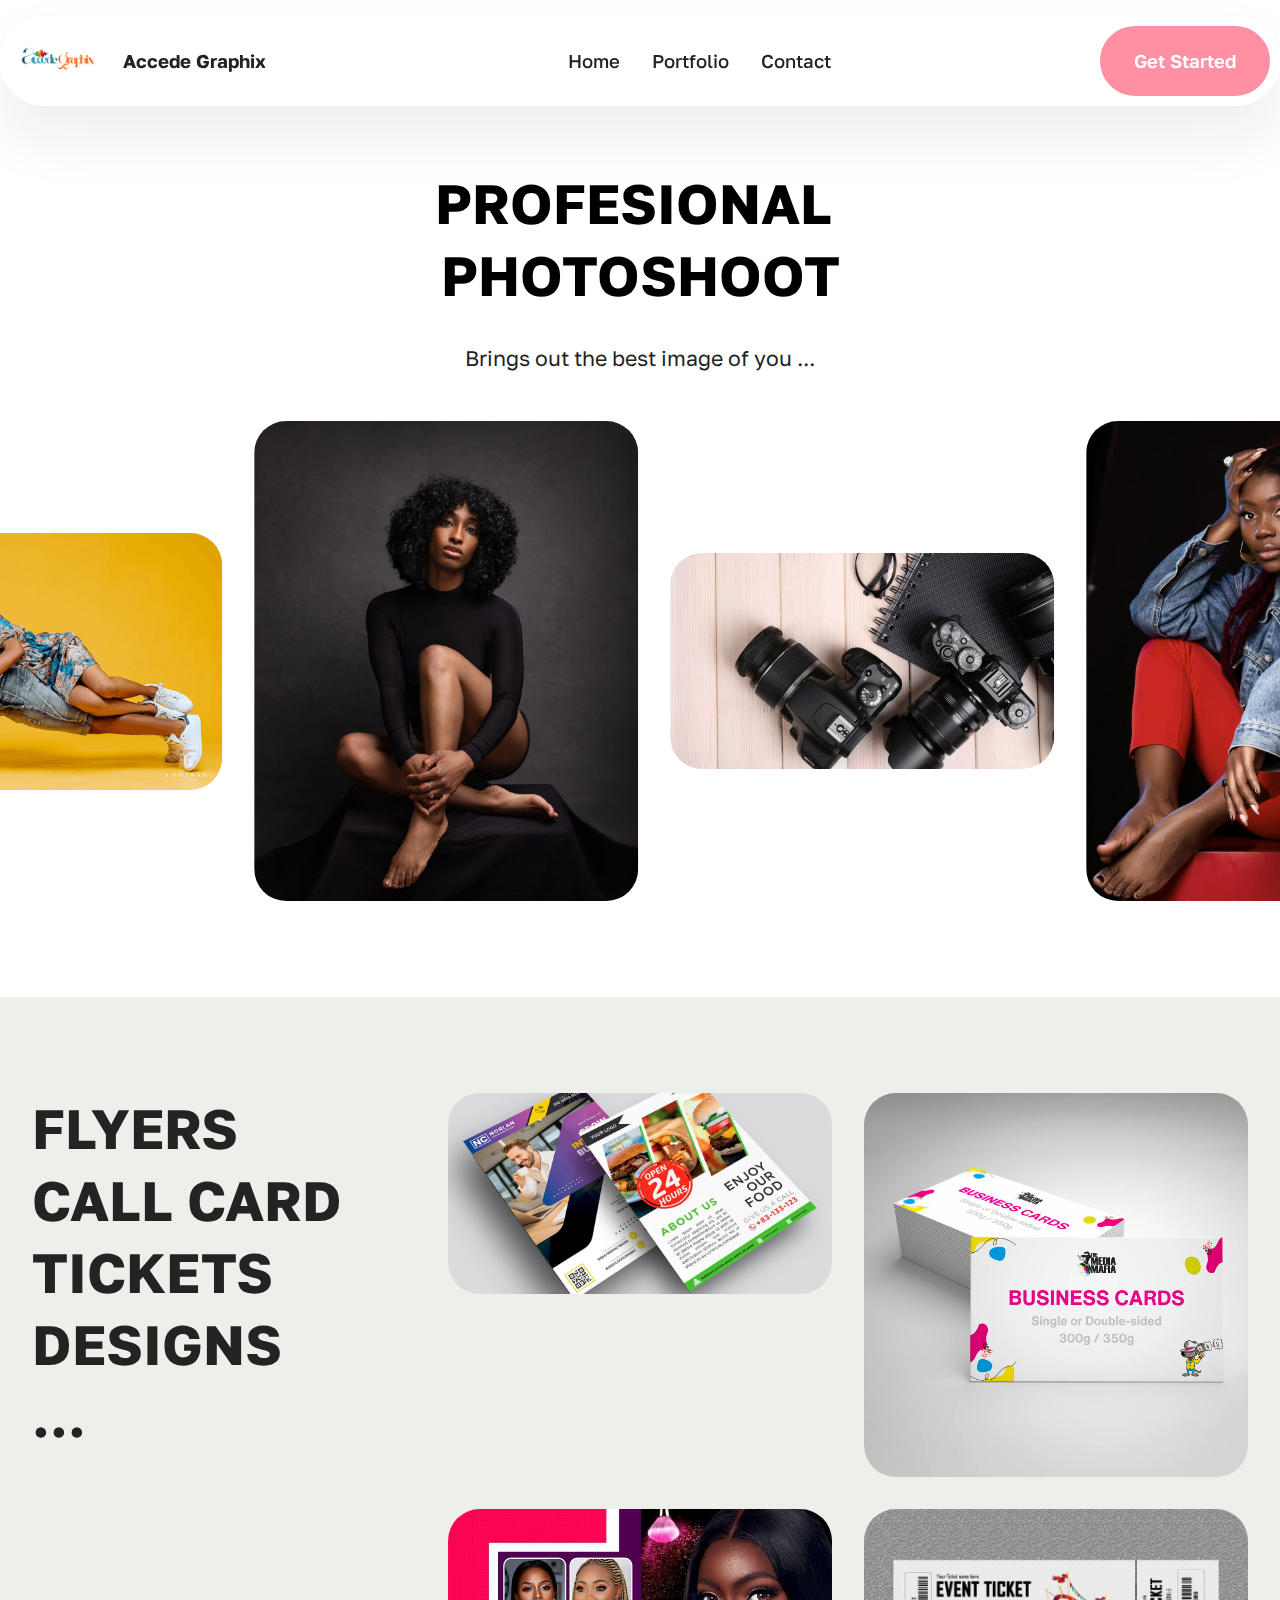
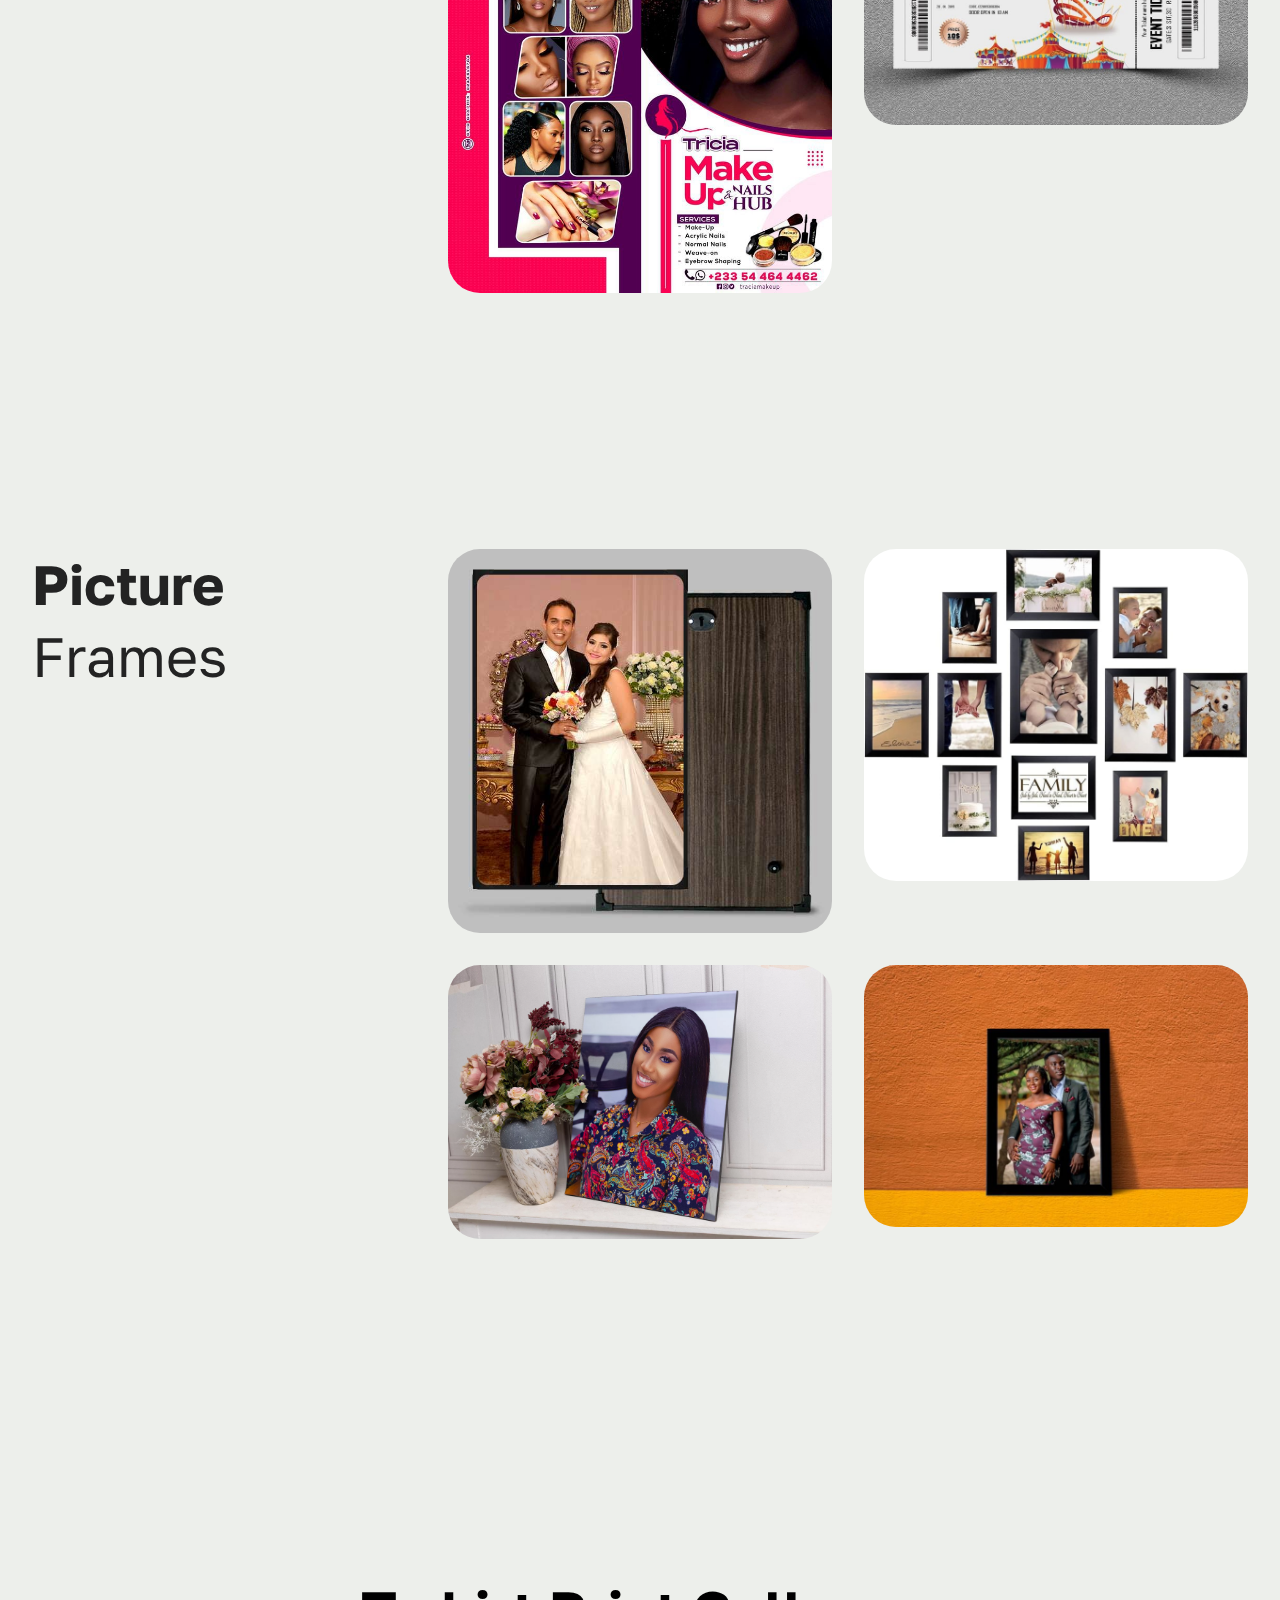
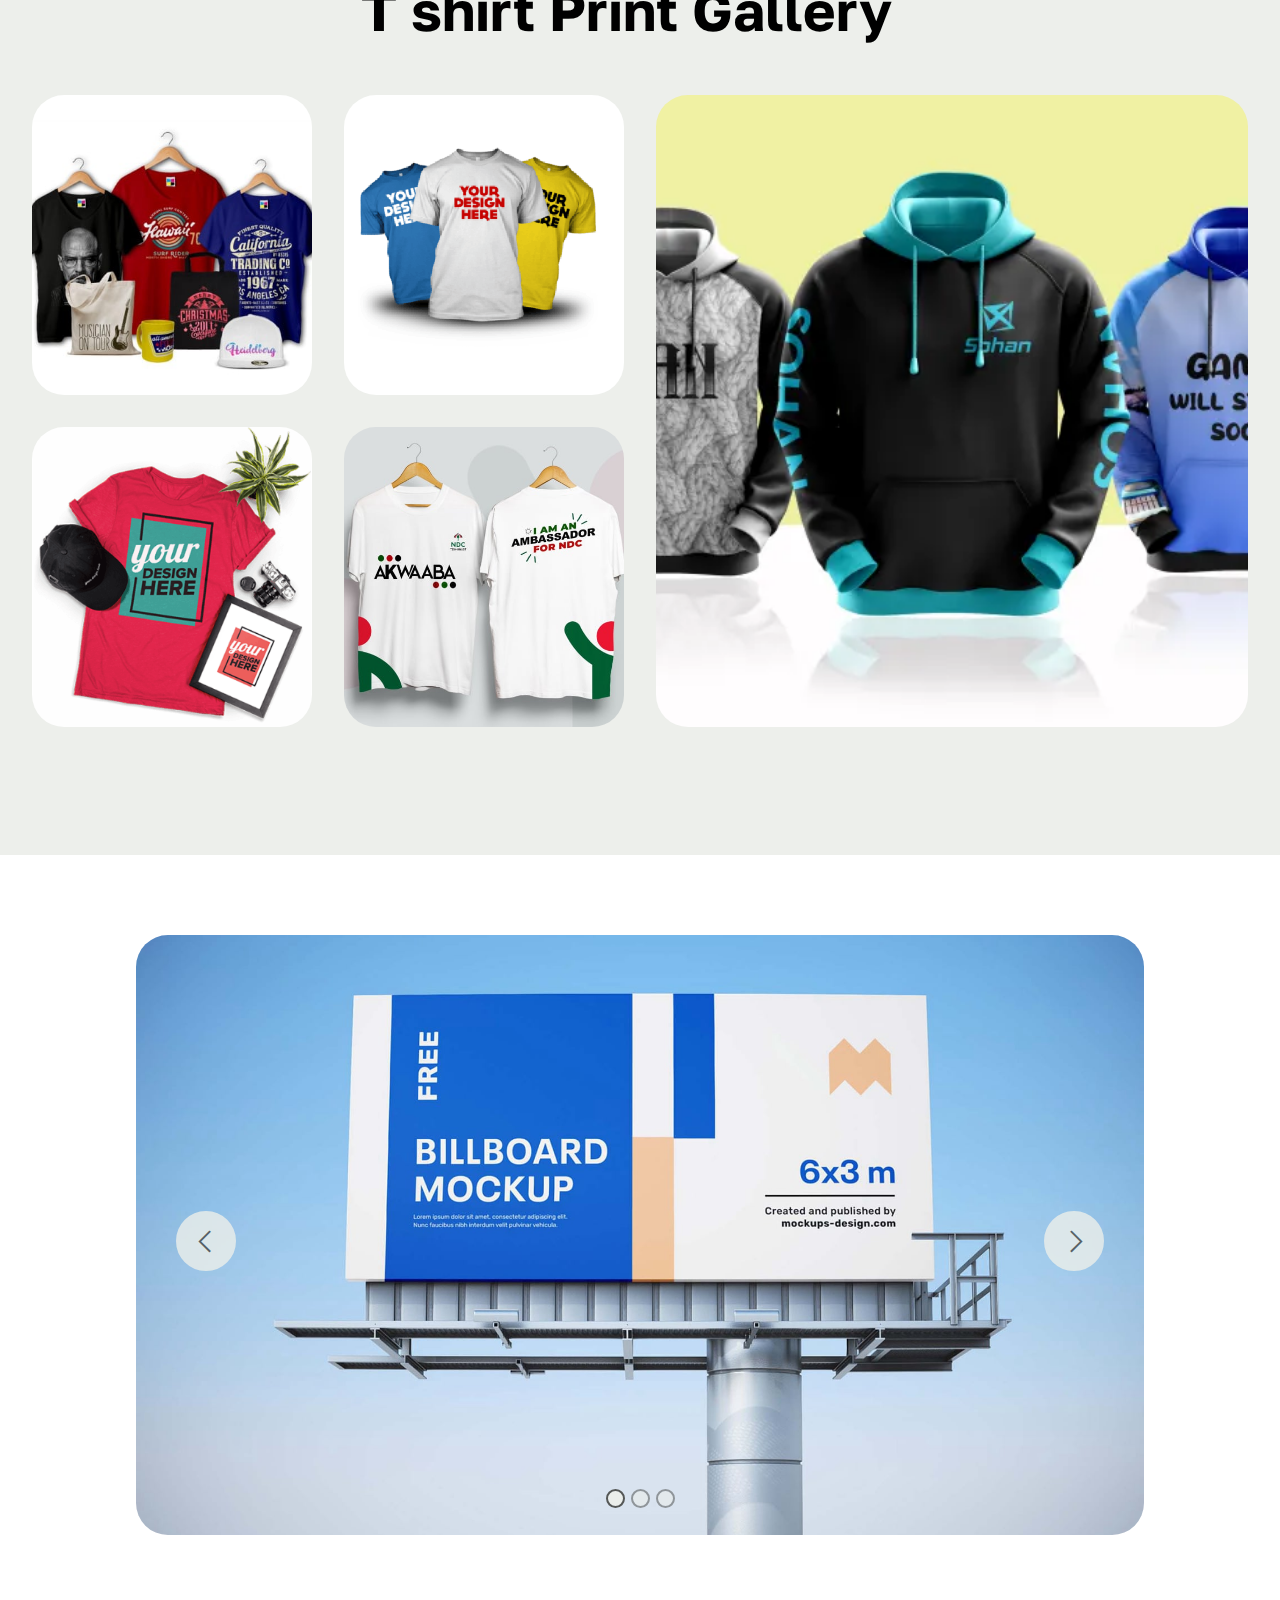
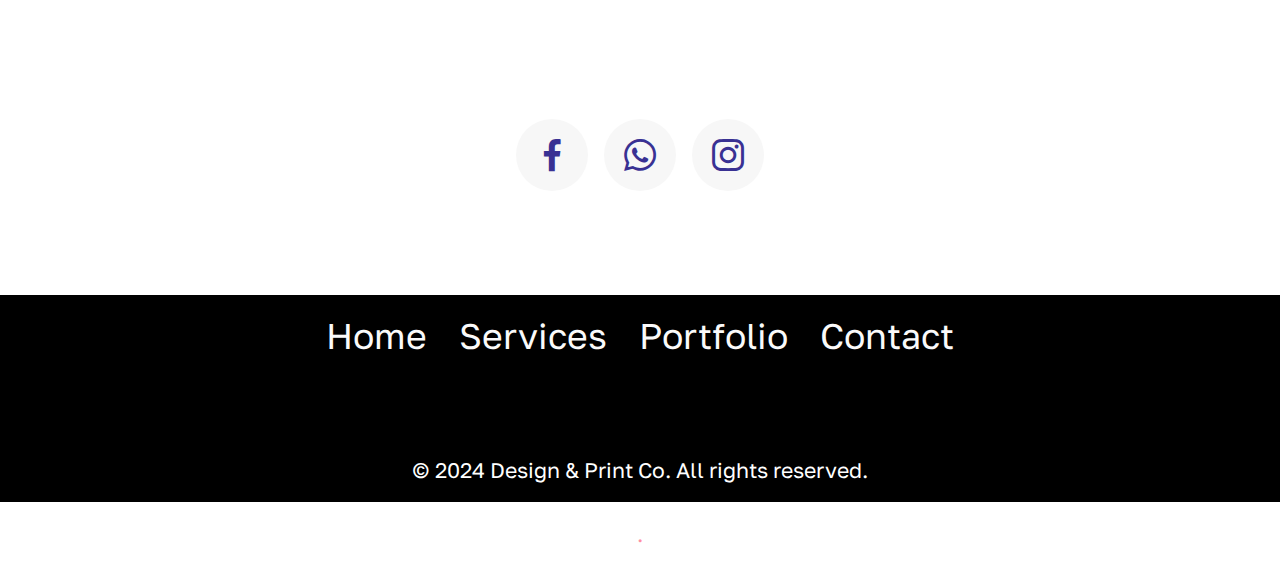
<file: page1.html>
<!DOCTYPE html>
<html  >
<head>
  <!-- Site made with Mobirise Website Builder v5.9.18, https://mobirise.com -->
  <meta charset="UTF-8">
  <meta http-equiv="X-UA-Compatible" content="IE=edge">
  <meta name="generator" content="Mobirise v5.9.18, mobirise.com">
  <meta name="viewport" content="width=device-width, initial-scale=1, minimum-scale=1">
  <link rel="shortcut icon" href="assets/images/logo-206x146.png" type="image/x-icon">
  <meta name="description" content="">
  
  
  <title>Page 1</title>
  <link rel="stylesheet" href="assets/web/assets/mobirise-icons2/mobirise2.css">
  <link rel="stylesheet" href="assets/bootstrap/css/bootstrap.min.css">
  <link rel="stylesheet" href="assets/bootstrap/css/bootstrap-grid.min.css">
  <link rel="stylesheet" href="assets/bootstrap/css/bootstrap-reboot.min.css">
  <link rel="stylesheet" href="assets/dropdown/css/style.css">
  <link rel="stylesheet" href="assets/socicon/css/styles.css">
  <link rel="stylesheet" href="assets/theme/css/style.css">
  <link rel="preload" href="https://fonts.googleapis.com/css2?family=Golos+Text:wght@400;700&display=swap&display=swap" as="style" onload="this.onload=null;this.rel='stylesheet'">
  <noscript><link rel="stylesheet" href="https://fonts.googleapis.com/css2?family=Golos+Text:wght@400;700&display=swap&display=swap"></noscript>
  <link rel="preload" as="style" href="assets/mobirise/css/mbr-additional.css?v=XtWftt"><link rel="stylesheet" href="assets/mobirise/css/mbr-additional.css?v=XtWftt" type="text/css">

  
  
  
</head>
<body>
  
  <section data-bs-version="5.1" class="menu menu2 cid-ulUvxHIUQd" once="menu" id="menu02-0">
	

	<nav class="navbar navbar-dropdown navbar-fixed-top navbar-expand-lg">
		<div class="container">
			<div class="navbar-brand">
				<span class="navbar-logo">
					<a href="index.html">
						<img src="assets/images/logo-206x146.png" alt="Mobirise Website Builder" style="height: 4.3rem;">
					</a>
				</span>
				<span class="navbar-caption-wrap"><a class="navbar-caption text-black display-4" href="index.html">Accede Graphix</a></span>
			</div>
			<button class="navbar-toggler" type="button" data-toggle="collapse" data-bs-toggle="collapse" data-target="#navbarSupportedContent" data-bs-target="#navbarSupportedContent" aria-controls="navbarNavAltMarkup" aria-expanded="false" aria-label="Toggle navigation">
				<div class="hamburger">
					<span></span>
					<span></span>
					<span></span>
					<span></span>
				</div>
			</button>
			<div class="collapse navbar-collapse" id="navbarSupportedContent">
				<ul class="navbar-nav nav-dropdown" data-app-modern-menu="true"><li class="nav-item">
						<a class="nav-link link text-black text-primary display-4" href="index.html">Home</a>
					</li>
					<li class="nav-item">
						<a class="nav-link link text-black text-primary display-4" href="page1.html" aria-expanded="false">Portfolio<br></a>
					</li>
					<li class="nav-item">
						<a class="nav-link link text-black text-primary display-4" href="page2.html">Contact</a>
					</li></ul>
				
				<div class="navbar-buttons mbr-section-btn"><a class="btn btn-primary display-4" href="https://wa.me/233256310098">Get Started</a></div>
			</div>
		</div>
	</nav>
</section>

<section data-bs-version="5.1" class="gallery07 cid-ulUFHS4m3L" id="gallery07-7">
  
  
  <div class="container-fluid gallery-wrapper">
    <div class="row justify-content-center">
      <div class="col-12 content-head">
        <div class="mbr-section-head mb-5">
          <h4 class="mbr-section-title mbr-fonts-style align-center mb-0 display-2">
            <strong><br></strong><strong>PROFESIONAL&nbsp;</strong><br><strong>PHOTOSHOOT</strong></h4>
          <h5 class="mbr-section-subtitle mbr-fonts-style align-center mb-0 mt-4 display-7">
            Brings out the best image of you ...</h5>
        </div>
      </div>
    </div>
    <div class="grid-container">
      <div class="grid-container-3 moving-left" style="transform: translate3d(-200px, 0px, 0px);">
        <div class="grid-item">
          <img src="assets/images/pexels-photo-14046932-1152x1440.jpg" alt="Mobirise Website Builder">
        </div>
        <div class="grid-item">
          <img src="assets/images/nigerian-couple-lara-tayos-prewedding-shoot-meettheltees-laminar-studios-loveweddingsng91-600x401.png" alt="Mobirise Website Builder">
        </div>
        <div class="grid-item">
          <img src="assets/images/alison-mckenny-beauty-portrait-photographer-suffolk-10-1152x1440.jpg" alt="Mobirise Website Builder">
        </div>
        <div class="grid-item">
          <img src="assets/images/photography-camera-types-feature-1152x648.jpg" alt="Mobirise Website Builder">
        </div>
      </div>
    </div>
  </div>
</section>

<section data-bs-version="5.1" class="gallery09 cid-ulUJA2oVlJ" id="gallery09-9">
  

  

  <div class="container">
    <div class="row justify-content-center">
      <div class="col-12 col-md-12 col-lg-4 main-text">
        <div class="">
          <h5 class="mbr-section-title mbr-fonts-style mt-0 mb-4 display-2"><strong>FLYERS&nbsp;</strong><br><strong>CALL CARD</strong><br><strong>TICKETS</strong><br><strong>DESIGNS</strong><br><strong>...</strong></h5>
          <h6 class="mbr-section-subtitle mbr-fonts-style mt-0 mb-4 display-7">&nbsp;</h6>
          
        </div>
      </div>

      <div class="col-lg-8 side-features row">
        <div class="item features-image col-12 col-md-6 col-lg-6 active">
          <div class="item-wrapper">
            <div class="item-img">
              <img src="assets/images/blog-flyers-full-width-1.webp" alt="Mobirise Website Builder" title="" data-slide-to="1" data-bs-slide-to="1">
            </div>
            
          </div>
        </div>
        <div class="item features-image col-12 col-md-6 col-lg-6 active">
          <div class="item-wrapper">
            <div class="item-img">
              <img src="assets/images/printed-business-cards.webp" alt="Mobirise Website Builder" title="" data-slide-to="2" data-bs-slide-to="2">
            </div>
            
          </div>
        </div>
        <div class="item features-image col-12 col-md-6 col-lg-6 active">
          <div class="item-wrapper">
            <div class="item-img">
              <img src="assets/images/176abfa6adc141931eee2d4cc6c34ea4-735x734.jpg" alt="Mobirise Website Builder" title="" data-slide-to="3" data-bs-slide-to="3">
            </div>
            
          </div>
        </div>
        <div class="item features-image col-12 col-md-6 col-lg-6 active">
          <div class="item-wrapper">
            <div class="item-img">
              <img src="assets/images/event-ticket-816x459.jpg" alt="Mobirise Website Builder" title="" data-slide-to="4" data-bs-slide-to="4">
            </div>
            
          </div>
        </div>
      </div>
    </div>
  </div>
</section>

<section data-bs-version="5.1" class="gallery09 cid-ulUAhmwdYs" id="gallery09-5">
  

  

  <div class="container">
    <div class="row justify-content-center">
      <div class="col-12 col-md-12 col-lg-4 main-text">
        <div class="">
          <h5 class="mbr-section-title mbr-fonts-style mt-0 mb-4 display-2"><strong>Picture</strong><br>Frames</h5>
          <h6 class="mbr-section-subtitle mbr-fonts-style mt-0 mb-4 display-7">&nbsp;</h6>
          
        </div>
      </div>

      <div class="col-lg-8 side-features row">
        <div class="item features-image col-12 col-md-6 col-lg-6 active">
          <div class="item-wrapper">
            <div class="item-img">
              <img src="assets/images/thumb-lamination-2-600x600.jpg" alt="Mobirise Website Builder" title="" data-slide-to="1" data-bs-slide-to="1">
            </div>
            
          </div>
        </div>
        <div class="item features-image col-12 col-md-6 col-lg-6 active">
          <div class="item-wrapper">
            <div class="item-img">
              <img src="assets/images/633ad42adedce451fa5bad32-picture-frames-set-for-wall-collage-12-816x706.jpg" alt="Mobirise Website Builder" title="" data-slide-to="2" data-bs-slide-to="2">
            </div>
            
          </div>
        </div>
        <div class="item features-image col-12 col-md-6 col-lg-6 active">
          <div class="item-wrapper">
            <div class="item-img">
              <img src="assets/images/6h6a4004.webp" alt="Mobirise Website Builder" title="" data-slide-to="3" data-bs-slide-to="3">
            </div>
            
          </div>
        </div>
        <div class="item features-image col-12 col-md-6 col-lg-6 active">
          <div class="item-wrapper">
            <div class="item-img">
              <img src="assets/images/frame-bg2-816x558.jpg" alt="Mobirise Website Builder" title="" data-slide-to="4" data-bs-slide-to="4">
            </div>
            
          </div>
        </div>
      </div>
    </div>
  </div>
</section>

<section data-bs-version="5.1" class="gallery05 cid-ulUyWI2pDF" id="gallery05-3">
    

    
    
    <div class="container">
        <div class="row justify-content-center">
            <div class="col-md-12 content-head mb-5">
                <h1 class="mbr-section-title mbr-fonts-style mb-0 display-2">
                    <strong><br></strong><br><strong>T shirt Print Gallery&nbsp;&nbsp;</strong></h1>
                
            </div>
        </div>
        <div class="row justify-content-center  blockContent">
            <div class="col-12 col-lg-6">
                <div class="row">
                    <div class="col-xs-12 col-sm-12 col-md-6 col-lg-6 active">
                        <div class="item-wrapper">
                            <div class="item-img">
                                <img src="assets/images/t-shirt-printing-london-596x421.jpg" alt="Mobirise Website Builder" title="" data-slide-to="0" data-bs-slide-to="0" class="smallImage">
                            </div>

                        </div>
                    </div>
                    <div class="col-md-6 col-xs-12 col-sm-12 col-lg-6">
                        <div class="item-wrapper">
                            <div class="item-img">
                                <img src="assets/images/tshirt-printing-500x500.png" alt="Mobirise Website Builder" title="" data-slide-to="1" data-bs-slide-to="1" class="smallImage">
                            </div>

                        </div>
                    </div>
                    <div class="col-xs-12 col-sm-12 col-md-6 col-lg-6">
                        <div class="item-wrapper">
                            <div class="item-img">
                                <img src="assets/images/1-cwp1aw0fye8jhrzvxnwxdq-596x409.png" alt="Mobirise Website Builder" title="" data-slide-to="2" data-bs-slide-to="2" class="smallImage">
                            </div>
                        </div>
                    </div>
                    <div class="col-xs-12 col-sm-12 col-md-6 col-lg-6">
                        <div class="item-wrapper">
                            <div class="item-img">
                                <img src="assets/images/ffnatetxoa499nv-596x559.jpg" alt="Mobirise Website Builder" title="" data-slide-to="3" data-bs-slide-to="3" class="smallImage">
                            </div>
                        </div>
                    </div>
                </div>
            </div>
            <div class="col-12 col-lg-6">
                <div class="item-wrapper">
                    <div class="item-img ">
                        <img class="w-100 largeImage" src="assets/images/design-sublimation-hoodie-sweatshirt-t-shirt-brand-logo-clothing.webp" alt="Mobirise Website Builder" data-slide-to="3" data-bs-slide-to="3">
                    </div>

                </div>
            </div>
        </div>
    </div>
</section>

<section data-bs-version="5.1" class="slider05 cid-ulULU0sE2j" id="slider05-c">
    

    <div class="container">
        <div class="row justify-content-center">
            <div class="col-12 col-md-10">
                <div class="carousel slide" id="um5SJ7ySXw" data-interval="5000" data-bs-interval="5000">
                    <ol class="carousel-indicators">
                        <li data-slide-to="0" data-bs-slide-to="0" class="active" data-target="#um5SJ7ySXw" data-bs-target="#um5SJ7ySXw"></li>
                        <li data-slide-to="1" data-bs-slide-to="1" data-target="#um5SJ7ySXw" data-bs-target="#um5SJ7ySXw"></li><li data-slide-to="2" data-bs-slide-to="2" data-target="#um5SJ7ySXw" data-bs-target="#um5SJ7ySXw"></li>
                        
                    </ol>
                    <div class="carousel-inner">
                        
                        <div class="carousel-item slider-image item active">
                            <div class="item-wrapper">
                                
                                <img class="d-block w-100" src="assets/images/billboard-mockup-1-1800x1350.jpg" alt="Mobirise Website Builder" data-slide-to="0" data-bs-slide-to="0">
                            </div>
                        </div>
                        <div class="carousel-item slider-image item">
                            <div class="item-wrapper">
                                
                                <img class="d-block w-100" src="assets/images/wide-billboard-mockup-1800x1350.jpg" alt="Mobirise Website Builder" data-slide-to="1" data-bs-slide-to="1">
                            </div>
                        </div><div class="carousel-item slider-image item">
                            <div class="item-wrapper">
                                
                                <img class="d-block w-100" src="assets/images/billboard-mockupsforfree-2.webp" alt="Mobirise Website Builder" data-slide-to="2" data-bs-slide-to="2">
                            </div>
                        </div>
                    </div>
                    <a class="carousel-control carousel-control-prev" role="button" data-slide="prev" data-bs-slide="prev" href="#um5SJ7ySXw">
                        <span class="mobi-mbri mobi-mbri-arrow-prev" aria-hidden="true"></span>
                        <span class="sr-only visually-hidden">Previous</span>
                    </a>
                    <a class="carousel-control carousel-control-next" role="button" data-slide="next" data-bs-slide="next" href="#um5SJ7ySXw">
                        <span class="mobi-mbri mobi-mbri-arrow-next" aria-hidden="true"></span>
                        <span class="sr-only visually-hidden">Next</span>
                    </a>
                </div>
            </div>
        </div>
    </div>
</section>

<section data-bs-version="5.1" class="social05 cid-ulUvxIjJF3" id="social05-1">
    

    

    <div class="container">
        <div class="row">
            
            <div class="col-12">
                <div class="social-row">
                    <div class="soc-item">
                        <a href="https://web.facebook.com/profile.php?id=100081949512359" target="_blank">
                            <span class="mbr-iconfont socicon-facebook socicon"></span>
                        </a>
                    </div>
                    <div class="soc-item">
                        <a href="https://wa.me/233256310098">
                            <span class="mbr-iconfont socicon-whatsapp socicon"></span>
                        </a>
                    </div>
                    <div class="soc-item">
                        <a href="https://mobiri.se/" target="_blank">
                            <span class="mbr-iconfont socicon-instagram socicon"></span>
                        </a>
                    </div>
                    
                    
                </div>
            </div>
        </div>
    </div>
</section>

<section data-bs-version="5.1" class="footer3 cid-ulUvxIoZ6C" once="footers" id="footer03-2">

        

    

    <div class="container">
        <div class="row">
            <div class="row-links">
                <ul class="header-menu">
                  
                  
                  
                  
                <li class="header-menu-item mbr-fonts-style display-5">
                    <a href="index.html" class="text-white text-primary">Home</a>
                  </li><li class="header-menu-item mbr-fonts-style display-5">
                    <a href="index.html#features-10-ulUvxHW3sh" class="text-white text-primary">Services</a>
                  </li><li class="header-menu-item mbr-fonts-style display-5">
                    <a href="page1.html" class="text-white text-primary">Portfolio</a>
                  </li><li class="header-menu-item mbr-fonts-style display-5">
                    <a href="page2.html" class="text-white text-primary">Contact</a>
                  </li></ul>
              </div>

            <div class="col-12 mt-4">
                <div class="social-row"></div>
            </div>
            <div class="col-12 mt-5">
                <p class="mbr-fonts-style copyright display-7">© 2024 Design &amp; Print Co. All rights reserved.</p>
            </div>
        </div>
    </div>
</section><section class="display-7" style="padding: 0;align-items: center;justify-content: center;flex-wrap: wrap;    align-content: center;display: flex;position: relative;height: 4rem;"><a href="index.html" style="flex: 1 1;height: 4rem;position: absolute;width: 100%;z-index: 1;"><img alt="" style="height: 4rem;" src="[data-uri]"></a><p style="margin: 0;text-align: center;" class="display-7">&#8204;</p><a style="z-index:1" href="index.html">.</a></section><script src="assets/bootstrap/js/bootstrap.bundle.min.js"></script>  <script src="assets/smoothscroll/smooth-scroll.js"></script>  <script src="assets/ytplayer/index.js"></script>  <script src="assets/dropdown/js/navbar-dropdown.js"></script>  <script src="assets/scrollgallery/scroll-gallery.js"></script>  <script src="assets/theme/js/script.js"></script>  
  
  
</body>
</html>
</file>
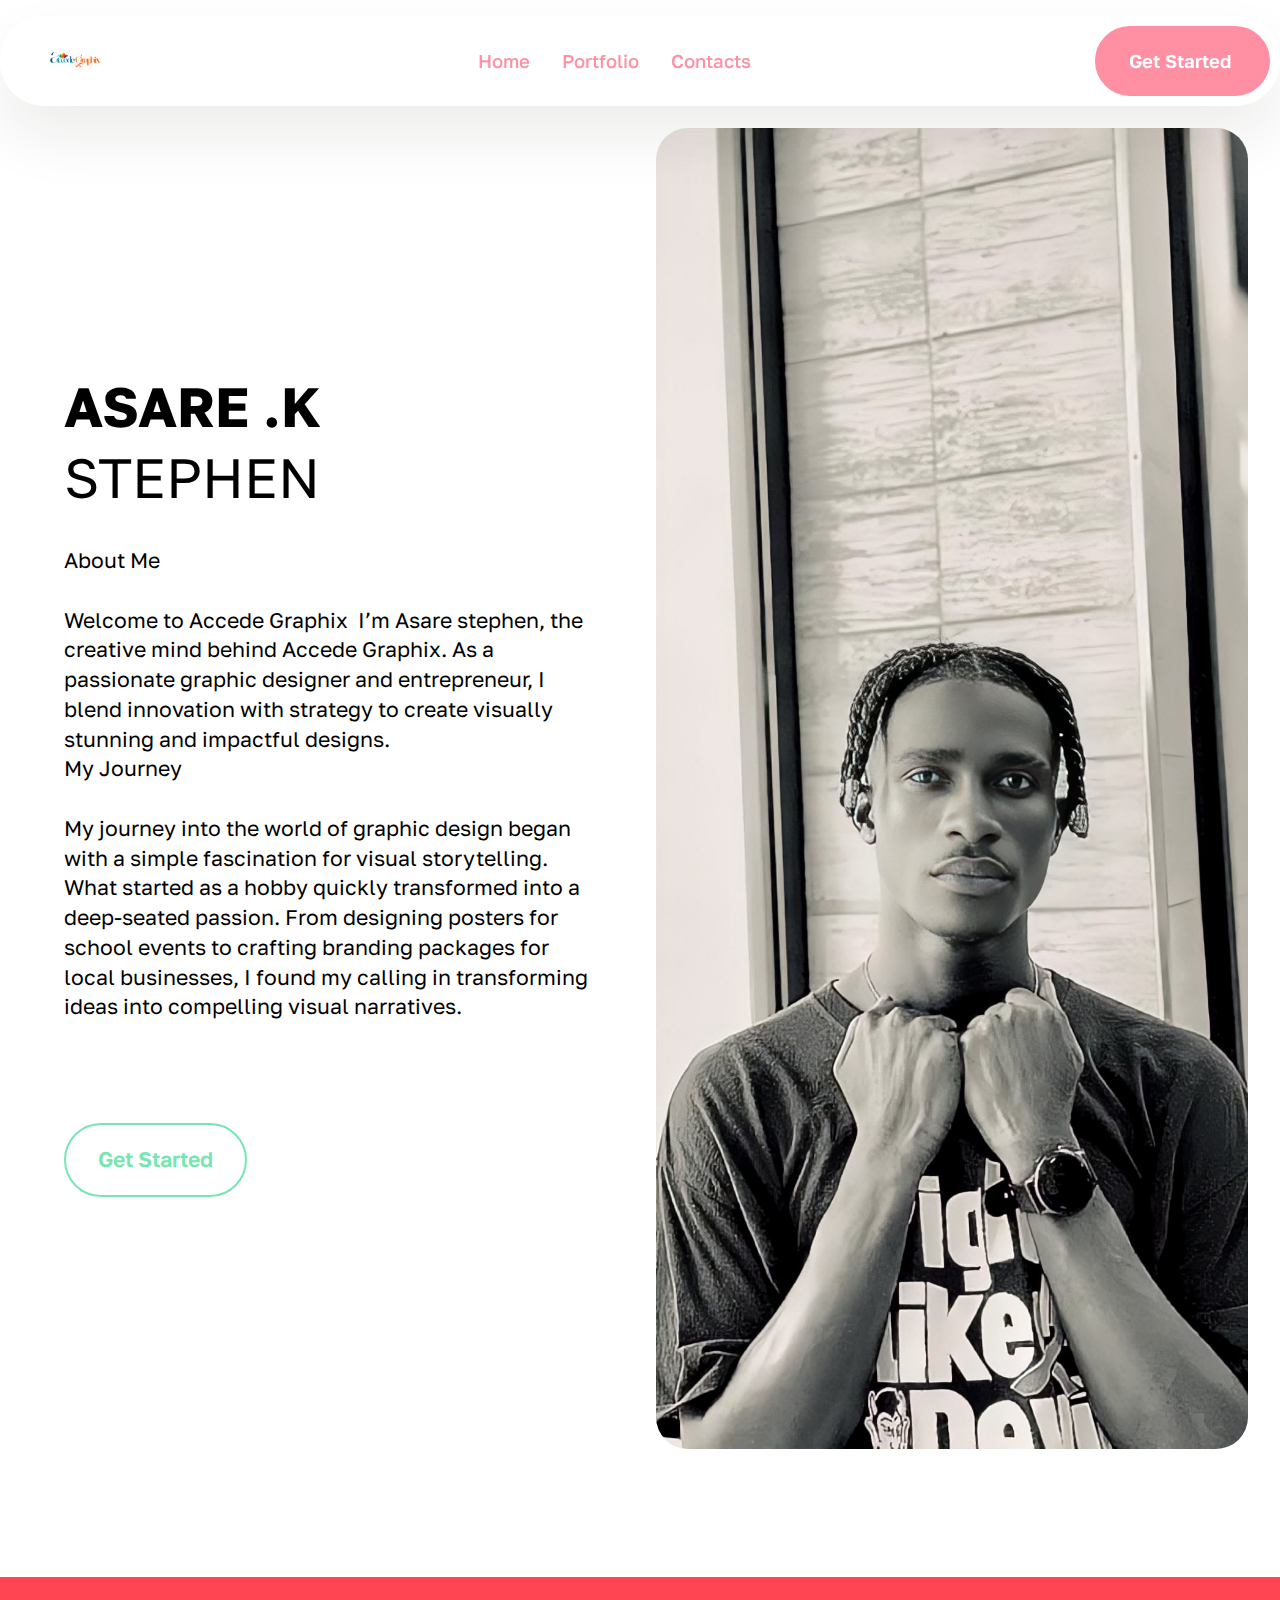
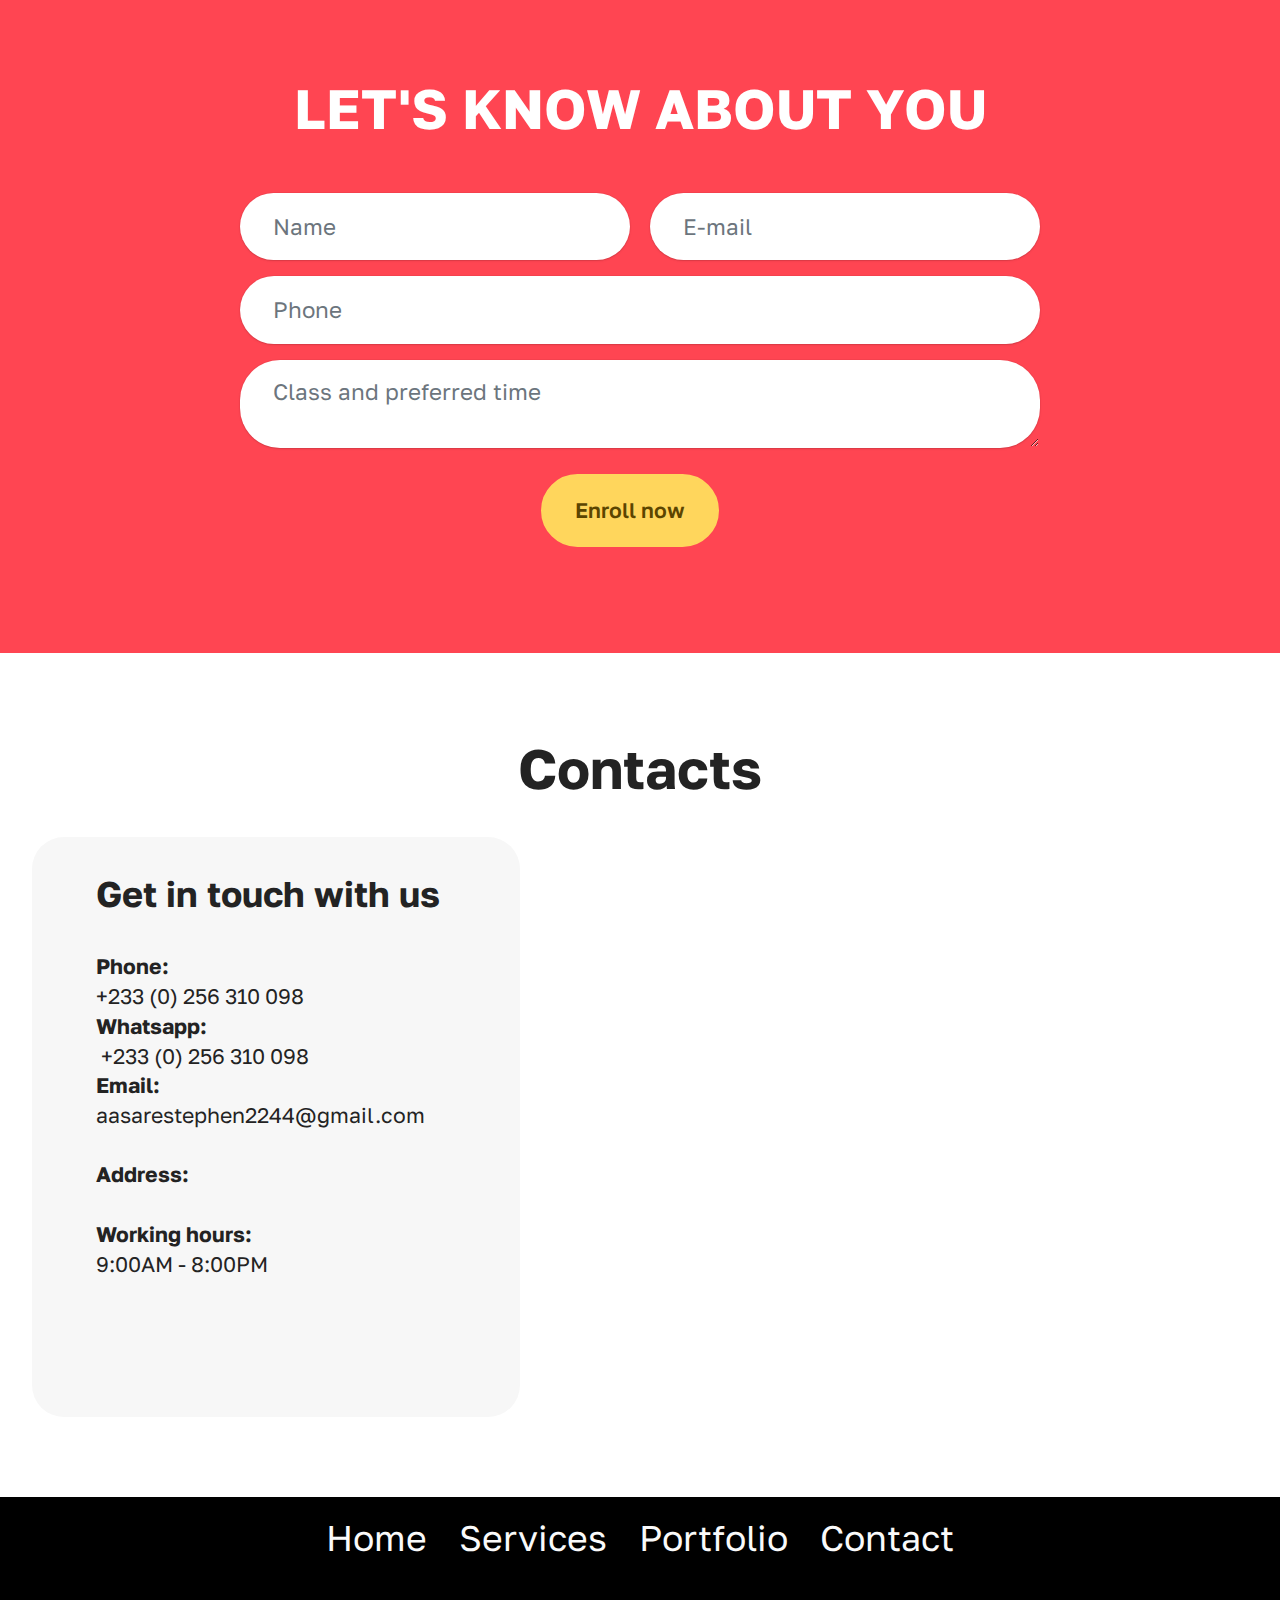
<file: page2.html>
<!DOCTYPE html>
<html  >
<head>
  <!-- Site made with Mobirise Website Builder v5.9.18, https://mobirise.com -->
  <meta charset="UTF-8">
  <meta http-equiv="X-UA-Compatible" content="IE=edge">
  <meta name="generator" content="Mobirise v5.9.18, mobirise.com">
  <meta name="viewport" content="width=device-width, initial-scale=1, minimum-scale=1">
  <link rel="shortcut icon" href="assets/images/logo-206x146.png" type="image/x-icon">
  <meta name="description" content="">
  
  
  <title>Page 2</title>
  <link rel="stylesheet" href="assets/web/assets/mobirise-icons2/mobirise2.css">
  <link rel="stylesheet" href="assets/bootstrap/css/bootstrap.min.css">
  <link rel="stylesheet" href="assets/bootstrap/css/bootstrap-grid.min.css">
  <link rel="stylesheet" href="assets/bootstrap/css/bootstrap-reboot.min.css">
  <link rel="stylesheet" href="assets/dropdown/css/style.css">
  <link rel="stylesheet" href="assets/socicon/css/styles.css">
  <link rel="stylesheet" href="assets/theme/css/style.css">
  <link rel="preload" href="https://fonts.googleapis.com/css2?family=Golos+Text:wght@400;700&display=swap&display=swap" as="style" onload="this.onload=null;this.rel='stylesheet'">
  <noscript><link rel="stylesheet" href="https://fonts.googleapis.com/css2?family=Golos+Text:wght@400;700&display=swap&display=swap"></noscript>
  <link rel="preload" as="style" href="assets/mobirise/css/mbr-additional.css?v=88y70e"><link rel="stylesheet" href="assets/mobirise/css/mbr-additional.css?v=88y70e" type="text/css">

  
  
  
</head>
<body>
  
  <section data-bs-version="5.1" class="menu menu1 cid-tJGsCG1vVL" once="menu" id="menu01-1">
	

	<nav class="navbar navbar-dropdown navbar-fixed-top navbar-expand-lg">
		<div class="container">
			<div class="navbar-brand">
				<span class="navbar-logo">
					<a href="index.html">
						<img src="assets/images/logo-96x68.png" alt="Mobirise Website Builder" style="height: 3rem;">
					</a>
				</span>
				
			</div>
			<button class="navbar-toggler" type="button" data-toggle="collapse" data-bs-toggle="collapse" data-target="#navbarSupportedContent" data-bs-target="#navbarSupportedContent" aria-controls="navbarNavAltMarkup" aria-expanded="false" aria-label="Toggle navigation">
				<div class="hamburger">
					<span></span>
					<span></span>
					<span></span>
					<span></span>
				</div>
			</button>
			<div class="collapse navbar-collapse" id="navbarSupportedContent">
				<ul class="navbar-nav nav-dropdown" data-app-modern-menu="true"><li class="nav-item">
						<a class="nav-link link text-primary display-4" href="index.html#features04-3">Home</a>
					</li>
					<li class="nav-item">
						<a class="nav-link link text-primary display-4" href="index.html#features04-5" aria-expanded="false">Portfolio</a>
					</li>
					<li class="nav-item">
						<a class="nav-link link text-primary display-4" href="index.html#contacts3-1">Contacts</a>
					</li></ul>
				
				<div class="navbar-buttons mbr-section-btn"><a class="btn btn-primary display-4" href="https://wa.me/233256310098">Get Started&nbsp;</a></div>
			</div>
		</div>
	</nav>
</section>

<section data-bs-version="5.1" class="start article4 cid-ulUNYCeGz1" id="article04-d">
	

	
	

	<div class="container">
		<div class="row justify-content-center">
			<div class="col-12 col-md-12 col-lg-6 image-wrapper">
				<img class="w-100" src="assets/images/picma-1204888-1723631074552-968x2160.jpg" alt="Mobirise Website Builder">
			</div>
			<div class="col-12 col-md-12 col-lg">
				<div class="text-wrapper align-left">
					<h1 class="mbr-section-title mbr-fonts-style mb-4 display-2">
						<strong>ASARE .K</strong><br>STEPHEN</h1>
					<p class="mbr-text mbr-fonts-style mb-4 display-7">About Me
<br>
<br>Welcome to Accede Graphix&nbsp; I’m Asare stephen, the creative mind behind Accede Graphix. As a passionate graphic designer and entrepreneur, I blend innovation with strategy to create visually stunning and impactful designs.
<br>My Journey
<br>
<br>My journey into the world of graphic design began with a simple fascination for visual storytelling. What started as a hobby quickly transformed into a deep-seated passion. From designing posters for school events to crafting branding packages for local businesses, I found my calling in transforming ideas into compelling visual narratives.
<br>
<br>&nbsp;</p>
					<div class="mbr-section-btn mt-3"><a class="btn btn-lg btn-success-outline display-7" href="https://wa.me/233256310098">Get Started</a></div>
				</div>
			</div>
		</div>
	</div>
</section>

<section data-bs-version="5.1" class="form5 cid-tL70TtsETn" id="form02-0">
    
    
    <div class="container">
        <div class="mbr-section-head mb-5">
            <h3 class="mbr-section-title mbr-fonts-style align-center mb-0 display-2"><strong>LET'S KNOW ABOUT YOU</strong></h3>
            
        </div>
        <div class="row justify-content-center mt-4">
            <div class="col-lg-8 mx-auto mbr-form" data-form-type="formoid">
                <form action="https://mobirise.eu/" method="POST" class="mbr-form form-with-styler" data-form-title="Form Name"><input type="hidden" name="email" data-form-email="true" value="rbM2JgiDHrgYGXFBN1KUZ1es8OxiAidHZE9QWgXktafIbRpWw/LtbK9CWvBILY/wS4DH8p2qTy5O3wv7zNNCKfhKq1aahjCm+VYHUm85DfH4MOjMuh6fXCb/+nCyKv3P">
                    <div class="row">
                        <div hidden="hidden" data-form-alert="" class="alert alert-success col-12">Thanks for filling out the form!</div>
                        <div hidden="hidden" data-form-alert-danger="" class="alert alert-danger col-12">
                            Oops...! some problem!
                        </div>
                    </div>
                    <div class="dragArea row">
                        <div class="col-md col-sm-12 form-group mb-3" data-for="name">
                            <input type="text" name="name" placeholder="Name" data-form-field="name" class="form-control" value="" id="name-form02-0">
                        </div>
                        <div class="col-md col-sm-12 form-group mb-3" data-for="email">
                            <input type="email" name="email" placeholder="E-mail" data-form-field="email" class="form-control" value="" id="email-form02-0">
                        </div>
                        <div class="col-12 form-group mb-3" data-for="phone">
                            <input type="tel" name="phone" placeholder="Phone" data-form-field="phone" class="form-control" value="" id="phone-form02-0">
                        </div>
                        <div class="col-12 form-group mb-3" data-for="textarea">
                            <textarea name="textarea" placeholder="Class and preferred time" data-form-field="textarea" class="form-control" id="textarea-form02-0"></textarea>
                        </div>
                        <div class="col-lg-12 col-md-12 col-sm-12 align-center mbr-section-btn"><button type="submit" class="btn btn-warning display-7">Enroll now</button></div>
                    </div>
                </form>
            </div>
        </div>
    </div>
</section>

<section data-bs-version="5.1" class="contacts3 map1 cid-tL7eRYxhmt" id="contacts3-1">

    

    
    
    <div class="container">
        <div class="mbr-section-head">
            <h3 class="mbr-section-title mbr-fonts-style align-center mb-0 display-2">
                <strong>Contacts</strong>
            </h3>
            
        </div>
        <div class="row justify-content-center mt-4">
            <div class="card col-12 col-md-5">
                <div class="card-wrapper">
                    <div class="text-wrapper">
                        <h6 class="card-title mbr-fonts-style mb-1 display-5"><strong>Get in touch with us</strong></h6>
                        <p class="mbr-text mbr-fonts-style display-7"><br><strong>Phone:</strong>&nbsp;<br>+233 (0) 256 310 098<br><strong>Whatsapp:</strong><strong><br></strong>&nbsp;+233 (0) 256 310 098
<br><strong>Email:</strong>&nbsp;<br>aasarestephen2244@gmail.com<br><br><strong>Address:&nbsp;</strong><br>&nbsp;<br><strong>Working hours: </strong><br>9:00AM - 8:00PM<br><br><br><br>
                        </p>
                    </div>
                </div>

            </div>
            <div class="map-wrapper col-12 col-md-7">
                <div class="google-map"><iframe frameborder="0" style="border:0" src="https://www.google.com/maps/embed?pb=!1m18!1m12!1m3!1d4205.938870543788!2d-0.2772250785663118!3d5.73075939309054!2m3!1f0!2f0!3f0!3m2!1i1024!2i768!4f13.1!3m3!1m2!1s0xfdf75c2eab5f5a3%3A0x51b35028e833c52a!2sAdusa%20MA%20Basic%20School!5e0!3m2!1sen!2sgh!4v1724089049706!5m2!1sen!2sgh" allowfullscreen=""></iframe></div>
            </div>
        </div>
    </div>
</section>

<section data-bs-version="5.1" class="footer3 cid-tL7oDZlVRK" once="footers" id="footer03-3">

        

    

    <div class="container">
        <div class="row">
            <div class="row-links">
                <ul class="header-menu">
                  
                  
                  
                  
                <li class="header-menu-item mbr-fonts-style display-5">
                    <a href="index.html" class="text-white text-primary">Home</a>
                  </li><li class="header-menu-item mbr-fonts-style display-5">
                    <a href="index.html#features-10-ulUvxHW3sh" class="text-white text-primary">Services</a>
                  </li><li class="header-menu-item mbr-fonts-style display-5">
                    <a href="page1.html" class="text-white text-primary">Portfolio</a>
                  </li><li class="header-menu-item mbr-fonts-style display-5">
                    <a href="page2.html" class="text-white text-primary">Contact</a>
                  </li></ul>
              </div>

            <div class="col-12 mt-4">
                <div class="social-row"></div>
            </div>
            <div class="col-12 mt-5">
                <p class="mbr-fonts-style copyright display-7">© 2024 Design &amp; Print Co. All rights reserved.</p>
            </div>
        </div>
    </div>
</section><section class="display-7" style="padding: 0;align-items: center;justify-content: center;flex-wrap: wrap;    align-content: center;display: flex;position: relative;height: 4rem;"><a href="index.html" style="flex: 1 1;height: 4rem;position: absolute;width: 100%;z-index: 1;"><img alt="" style="height: 4rem;" src="[data-uri]"></a><p style="margin: 0;text-align: center;" class="display-7">&#8204;</p><a style="z-index:1" href="index.html">.</a></section><script src="assets/bootstrap/js/bootstrap.bundle.min.js"></script>  <script src="assets/smoothscroll/smooth-scroll.js"></script>  <script src="assets/ytplayer/index.js"></script>  <script src="assets/dropdown/js/navbar-dropdown.js"></script>  <script src="assets/theme/js/script.js"></script>  <script src="assets/formoid/formoid.min.js"></script>  
  
  
</body>
</html>
</file>
<file: assets/web/assets/mobirise-icons2/mobirise2.css>
@font-face {
  font-family: 'Moririse2';
  font-display: swap;
  src:  url('mobirise2.eot?f2bix4');
  src:  url('mobirise2.eot?f2bix4#iefix') format('embedded-opentype'),
    url('mobirise2.ttf?f2bix4') format('truetype'),
    url('mobirise2.woff?f2bix4') format('woff'),
    url('mobirise2.svg?f2bix4#mobirise2') format('svg');
  font-weight: normal;
  font-style: normal;
}

[class^="mobi-"], [class*=" mobi-"] {
  /* use !important to prevent issues with browser extensions that change fonts */
  font-family: 'Moririse2' !important;
  speak: none;
  font-style: normal;
  font-weight: normal;
  font-variant: normal;
  text-transform: none;
  line-height: 1;

  /* Better Font Rendering =========== */
  -webkit-font-smoothing: antialiased;
  -moz-osx-font-smoothing: grayscale;
}

.mobi-mbri-add-submenu:before {
  content: "\e900";
}
.mobi-mbri-alert:before {
  content: "\e901";
}
.mobi-mbri-align-center:before {
  content: "\e902";
}
.mobi-mbri-align-justify:before {
  content: "\e903";
}
.mobi-mbri-align-left:before {
  content: "\e904";
}
.mobi-mbri-align-right:before {
  content: "\e905";
}
.mobi-mbri-android:before {
  content: "\e906";
}
.mobi-mbri-apple:before {
  content: "\e907";
}
.mobi-mbri-arrow-down:before {
  content: "\e908";
}
.mobi-mbri-arrow-next:before {
  content: "\e909";
}
.mobi-mbri-arrow-prev:before {
  content: "\e90a";
}
.mobi-mbri-arrow-up:before {
  content: "\e90b";
}
.mobi-mbri-bold:before {
  content: "\e90c";
}
.mobi-mbri-bookmark:before {
  content: "\e90d";
}
.mobi-mbri-bootstrap:before {
  content: "\e90e";
}
.mobi-mbri-briefcase:before {
  content: "\e90f";
}
.mobi-mbri-browse:before {
  content: "\e910";
}
.mobi-mbri-bulleted-list:before {
  content: "\e911";
}
.mobi-mbri-calendar:before {
  content: "\e912";
}
.mobi-mbri-camera:before {
  content: "\e913";
}
.mobi-mbri-cart-add:before {
  content: "\e914";
}
.mobi-mbri-cart-full:before {
  content: "\e915";
}
.mobi-mbri-cash:before {
  content: "\e916";
}
.mobi-mbri-change-style:before {
  content: "\e917";
}
.mobi-mbri-chat:before {
  content: "\e918";
}
.mobi-mbri-clock:before {
  content: "\e919";
}
.mobi-mbri-close:before {
  content: "\e91a";
}
.mobi-mbri-cloud:before {
  content: "\e91b";
}
.mobi-mbri-code:before {
  content: "\e91c";
}
.mobi-mbri-contact-form:before {
  content: "\e91d";
}
.mobi-mbri-credit-card:before {
  content: "\e91e";
}
.mobi-mbri-cursor-click:before {
  content: "\e91f";
}
.mobi-mbri-cust-feedback:before {
  content: "\e920";
}
.mobi-mbri-database:before {
  content: "\e921";
}
.mobi-mbri-delivery:before {
  content: "\e922";
}
.mobi-mbri-desktop:before {
  content: "\e923";
}
.mobi-mbri-devices:before {
  content: "\e924";
}
.mobi-mbri-down:before {
  content: "\e925";
}
.mobi-mbri-download-2:before {
  content: "\e926";
}
.mobi-mbri-download:before {
  content: "\e927";
}
.mobi-mbri-drag-n-drop-2:before {
  content: "\e928";
}
.mobi-mbri-drag-n-drop:before {
  content: "\e929";
}
.mobi-mbri-edit-2:before {
  content: "\e92a";
}
.mobi-mbri-edit:before {
  content: "\e92b";
}
.mobi-mbri-error:before {
  content: "\e92c";
}
.mobi-mbri-extension:before {
  content: "\e92d";
}
.mobi-mbri-features:before {
  content: "\e92e";
}
.mobi-mbri-file:before {
  content: "\e92f";
}
.mobi-mbri-flag:before {
  content: "\e930";
}
.mobi-mbri-folder:before {
  content: "\e931";
}
.mobi-mbri-gift:before {
  content: "\e932";
}
.mobi-mbri-github:before {
  content: "\e933";
}
.mobi-mbri-globe-2:before {
  content: "\e934";
}
.mobi-mbri-globe:before {
  content: "\e935";
}
.mobi-mbri-growing-chart:before {
  content: "\e936";
}
.mobi-mbri-hearth:before {
  content: "\e937";
}
.mobi-mbri-help:before {
  content: "\e938";
}
.mobi-mbri-home:before {
  content: "\e939";
}
.mobi-mbri-hot-cup:before {
  content: "\e93a";
}
.mobi-mbri-idea:before {
  content: "\e93b";
}
.mobi-mbri-image-gallery:before {
  content: "\e93c";
}
.mobi-mbri-image-slider:before {
  content: "\e93d";
}
.mobi-mbri-info:before {
  content: "\e93e";
}
.mobi-mbri-italic:before {
  content: "\e93f";
}
.mobi-mbri-key:before {
  content: "\e940";
}
.mobi-mbri-laptop:before {
  content: "\e941";
}
.mobi-mbri-layers:before {
  content: "\e942";
}
.mobi-mbri-left-right:before {
  content: "\e943";
}
.mobi-mbri-left:before {
  content: "\e944";
}
.mobi-mbri-letter:before {
  content: "\e945";
}
.mobi-mbri-like:before {
  content: "\e946";
}
.mobi-mbri-link:before {
  content: "\e947";
}
.mobi-mbri-lock:before {
  content: "\e948";
}
.mobi-mbri-login:before {
  content: "\e949";
}
.mobi-mbri-logout:before {
  content: "\e94a";
}
.mobi-mbri-magic-stick:before {
  content: "\e94b";
}
.mobi-mbri-map-pin:before {
  content: "\e94c";
}
.mobi-mbri-menu:before {
  content: "\e94d";
}
.mobi-mbri-mobile-2:before {
  content: "\e94e";
}
.mobi-mbri-mobile-horizontal:before {
  content: "\e94f";
}
.mobi-mbri-mobile:before {
  content: "\e950";
}
.mobi-mbri-mobirise:before {
  content: "\e951";
}
.mobi-mbri-more-horizontal:before {
  content: "\e952";
}
.mobi-mbri-more-vertical:before {
  content: "\e953";
}
.mobi-mbri-music:before {
  content: "\e954";
}
.mobi-mbri-new-file:before {
  content: "\e955";
}
.mobi-mbri-numbered-list:before {
  content: "\e956";
}
.mobi-mbri-opened-folder:before {
  content: "\e957";
}
.mobi-mbri-pages:before {
  content: "\e958";
}
.mobi-mbri-paper-plane:before {
  content: "\e959";
}
.mobi-mbri-paperclip:before {
  content: "\e95a";
}
.mobi-mbri-phone:before {
  content: "\e95b";
}
.mobi-mbri-photo:before {
  content: "\e95c";
}
.mobi-mbri-photos:before {
  content: "\e95d";
}
.mobi-mbri-pin:before {
  content: "\e95e";
}
.mobi-mbri-play:before {
  content: "\e95f";
}
.mobi-mbri-plus:before {
  content: "\e960";
}
.mobi-mbri-preview:before {
  content: "\e961";
}
.mobi-mbri-print:before {
  content: "\e962";
}
.mobi-mbri-protect:before {
  content: "\e963";
}
.mobi-mbri-question:before {
  content: "\e964";
}
.mobi-mbri-quote-left:before {
  content: "\e965";
}
.mobi-mbri-quote-right:before {
  content: "\e966";
}
.mobi-mbri-redo:before {
  content: "\e967";
}
.mobi-mbri-refresh:before {
  content: "\e968";
}
.mobi-mbri-responsive-2:before {
  content: "\e969";
}
.mobi-mbri-responsive:before {
  content: "\e96a";
}
.mobi-mbri-right:before {
  content: "\e96b";
}
.mobi-mbri-rocket:before {
  content: "\e96c";
}
.mobi-mbri-sad-face:before {
  content: "\e96d";
}
.mobi-mbri-sale:before {
  content: "\e96e";
}
.mobi-mbri-save:before {
  content: "\e96f";
}
.mobi-mbri-search:before {
  content: "\e970";
}
.mobi-mbri-setting-2:before {
  content: "\e971";
}
.mobi-mbri-setting-3:before {
  content: "\e972";
}
.mobi-mbri-setting:before {
  content: "\e973";
}
.mobi-mbri-share:before {
  content: "\e974";
}
.mobi-mbri-shopping-bag:before {
  content: "\e975";
}
.mobi-mbri-shopping-basket:before {
  content: "\e976";
}
.mobi-mbri-shopping-cart:before {
  content: "\e977";
}
.mobi-mbri-sites:before {
  content: "\e978";
}
.mobi-mbri-smile-face:before {
  content: "\e979";
}
.mobi-mbri-speed:before {
  content: "\e97a";
}
.mobi-mbri-star:before {
  content: "\e97b";
}
.mobi-mbri-success:before {
  content: "\e97c";
}
.mobi-mbri-sun:before {
  content: "\e97d";
}
.mobi-mbri-sun2:before {
  content: "\e97e";
}
.mobi-mbri-tablet-vertical:before {
  content: "\e97f";
}
.mobi-mbri-tablet:before {
  content: "\e980";
}
.mobi-mbri-target:before {
  content: "\e981";
}
.mobi-mbri-timer:before {
  content: "\e982";
}
.mobi-mbri-to-ftp:before {
  content: "\e983";
}
.mobi-mbri-to-local-drive:before {
  content: "\e984";
}
.mobi-mbri-touch-swipe:before {
  content: "\e985";
}
.mobi-mbri-touch:before {
  content: "\e986";
}
.mobi-mbri-trash:before {
  content: "\e987";
}
.mobi-mbri-underline:before {
  content: "\e988";
}
.mobi-mbri-undo:before {
  content: "\e989";
}
.mobi-mbri-unlink:before {
  content: "\e98a";
}
.mobi-mbri-unlock:before {
  content: "\e98b";
}
.mobi-mbri-up-down:before {
  content: "\e98c";
}
.mobi-mbri-up:before {
  content: "\e98d";
}
.mobi-mbri-update:before {
  content: "\e98e";
}
.mobi-mbri-upload-2:before {
  content: "\e98f";
}
.mobi-mbri-upload:before {
  content: "\e990";
}
.mobi-mbri-user-2:before {
  content: "\e991";
}
.mobi-mbri-user:before {
  content: "\e992";
}
.mobi-mbri-users:before {
  content: "\e993";
}
.mobi-mbri-video-play:before {
  content: "\e994";
}
.mobi-mbri-video:before {
  content: "\e995";
}
.mobi-mbri-watch:before {
  content: "\e996";
}
.mobi-mbri-website-theme-2:before {
  content: "\e997";
}
.mobi-mbri-website-theme:before {
  content: "\e998";
}
.mobi-mbri-wifi:before {
  content: "\e999";
}
.mobi-mbri-windows:before {
  content: "\e99a";
}
.mobi-mbri-zoom-in:before {
  content: "\e99b";
}
.mobi-mbri-zoom-out:before {
  content: "\e99c";
}
</file>
<file: assets/dropdown/css/style.css>
.navbar-dropdown {
  left: 0;
  padding: 0;
  position: absolute;
  right: 0;
  top: 0;
  transition: all 0.45s ease;
  z-index: 1030;
  background: #282828; }
  .navbar-dropdown .navbar-logo {
    margin-right: 0.8rem;
    transition: margin 0.3s ease-in-out;
    vertical-align: middle; }
    .navbar-dropdown .navbar-logo img {
      height: 3.125rem;
      transition: all 0.3s ease-in-out; }
    .navbar-dropdown .navbar-logo.mbr-iconfont {
      font-size: 3.125rem;
      line-height: 3.125rem; }
  .navbar-dropdown .navbar-caption {
    font-weight: 700;
    white-space: normal;
    vertical-align: -4px;
    line-height: 3.125rem !important; }
    .navbar-dropdown .navbar-caption, .navbar-dropdown .navbar-caption:hover {
      color: inherit;
      text-decoration: none; }
  .navbar-dropdown .mbr-iconfont + .navbar-caption {
    vertical-align: -1px; }
  .navbar-dropdown.navbar-fixed-top {
    position: fixed; }
  .navbar-dropdown .navbar-brand span {
    vertical-align: -4px; }
  .navbar-dropdown.bg-color.transparent {
    background: none; }
  .navbar-dropdown.navbar-short .navbar-brand {
    padding: 0.625rem 0; }
    .navbar-dropdown.navbar-short .navbar-brand span {
      vertical-align: -1px; }
  .navbar-dropdown.navbar-short .navbar-caption {
    line-height: 2.375rem !important;
    vertical-align: -2px; }
  .navbar-dropdown.navbar-short .navbar-logo {
    margin-right: 0.5rem; }
    .navbar-dropdown.navbar-short .navbar-logo img {
      height: 2.375rem; }
    .navbar-dropdown.navbar-short .navbar-logo.mbr-iconfont {
      font-size: 2.375rem;
      line-height: 2.375rem; }
  .navbar-dropdown.navbar-short .mbr-table-cell {
    height: 3.625rem; }
  .navbar-dropdown .navbar-close {
    left: 0.6875rem;
    position: fixed;
    top: 0.75rem;
    z-index: 1000; }
  .navbar-dropdown .hamburger-icon {
    content: "";
    display: inline-block;
    vertical-align: middle;
    width: 16px;
    -webkit-box-shadow: 0 -6px 0 1px #282828,0 0 0 1px #282828,0 6px 0 1px #282828;
    -moz-box-shadow: 0 -6px 0 1px #282828,0 0 0 1px #282828,0 6px 0 1px #282828;
    box-shadow: 0 -6px 0 1px #282828,0 0 0 1px #282828,0 6px 0 1px #282828; }

.dropdown-menu .dropdown-toggle[data-toggle="dropdown-submenu"]::after {
  border-bottom: 0.35em solid transparent;
  border-left: 0.35em solid;
  border-right: 0;
  border-top: 0.35em solid transparent;
  margin-left: 0.3rem; }

.dropdown-menu .dropdown-item:focus {
  outline: 0; }

.nav-dropdown {
  font-size: 0.75rem;
  font-weight: 500;
  height: auto !important; }
  .nav-dropdown .nav-btn {
    padding-left: 1rem; }
  .nav-dropdown .link {
    margin: .667em 1.667em;
    font-weight: 500;
    padding: 0;
    transition: color .2s ease-in-out; }
    .nav-dropdown .link.dropdown-toggle {
      margin-right: 2.583em; }
      .nav-dropdown .link.dropdown-toggle::after {
        margin-left: .25rem;
        border-top: 0.35em solid;
        border-right: 0.35em solid transparent;
        border-left: 0.35em solid transparent;
        border-bottom: 0; }
      .nav-dropdown .link.dropdown-toggle[aria-expanded="true"] {
        margin: 0;
        padding: 0.667em 3.263em  0.667em 1.667em; }
  .nav-dropdown .link::after,
  .nav-dropdown .dropdown-item::after {
    color: inherit; }
  .nav-dropdown .btn {
    font-size: 0.75rem;
    font-weight: 700;
    letter-spacing: 0;
    margin-bottom: 0;
    padding-left: 1.25rem;
    padding-right: 1.25rem; }
  .nav-dropdown .dropdown-menu {
    border-radius: 0;
    border: 0;
    left: 0;
    margin: 0;
    padding-bottom: 1.25rem;
    padding-top: 1.25rem;
    position: relative; }
  .nav-dropdown .dropdown-submenu {
    margin-left: 0.125rem;
    top: 0; }
  .nav-dropdown .dropdown-item {
    font-weight: 500;
    line-height: 2;
    padding: 0.3846em 4.615em 0.3846em 1.5385em;
    position: relative;
    transition: color .2s ease-in-out, background-color .2s ease-in-out; }
    .nav-dropdown .dropdown-item::after {
      margin-top: -0.3077em;
      position: absolute;
      right: 1.1538em;
      top: 50%; }
    .nav-dropdown .dropdown-item:focus, .nav-dropdown .dropdown-item:hover {
      background: none; }

@media (max-width: 767px) {
  .nav-dropdown.navbar-toggleable-sm {
    bottom: 0;
    display: none;
    left: 0;
    overflow-x: hidden;
    position: fixed;
    top: 0;
    transform: translateX(-100%);
    -ms-transform: translateX(-100%);
    -webkit-transform: translateX(-100%);
    width: 18.75rem;
    z-index: 999; } }
.nav-dropdown.navbar-toggleable-xl {
  bottom: 0;
  display: none;
  left: 0;
  overflow-x: hidden;
  position: fixed;
  top: 0;
  transform: translateX(-100%);
  -ms-transform: translateX(-100%);
  -webkit-transform: translateX(-100%);
  width: 18.75rem;
  z-index: 999; }

.nav-dropdown-sm {
  display: block !important;
  overflow-x: hidden;
  overflow: auto;
  padding-top: 3.875rem; }
  .nav-dropdown-sm::after {
    content: "";
    display: block;
    height: 3rem;
    width: 100%; }
  .nav-dropdown-sm.collapse.in ~ .navbar-close {
    display: block !important; }
  .nav-dropdown-sm.collapsing, .nav-dropdown-sm.collapse.in {
    transform: translateX(0);
    -ms-transform: translateX(0);
    -webkit-transform: translateX(0);
    transition: all 0.25s ease-out;
    -webkit-transition: all 0.25s ease-out;
    background: #282828; }
  .nav-dropdown-sm.collapsing[aria-expanded="false"] {
    transform: translateX(-100%);
    -ms-transform: translateX(-100%);
    -webkit-transform: translateX(-100%); }
  .nav-dropdown-sm .nav-item {
    display: block;
    margin-left: 0 !important;
    padding-left: 0; }
  .nav-dropdown-sm .link,
  .nav-dropdown-sm .dropdown-item {
    border-top: 1px dotted rgba(255, 255, 255, 0.1);
    font-size: 0.8125rem;
    line-height: 1.6;
    margin: 0 !important;
    padding: 0.875rem 2.4rem 0.875rem 1.5625rem !important;
    position: relative;
    white-space: normal; }
    .nav-dropdown-sm .link:focus, .nav-dropdown-sm .link:hover,
    .nav-dropdown-sm .dropdown-item:focus,
    .nav-dropdown-sm .dropdown-item:hover {
      background: rgba(0, 0, 0, 0.2) !important;
      color: #c0a375; }
  .nav-dropdown-sm .nav-btn {
    position: relative;
    padding: 1.5625rem 1.5625rem 0 1.5625rem; }
    .nav-dropdown-sm .nav-btn::before {
      border-top: 1px dotted rgba(255, 255, 255, 0.1);
      content: "";
      left: 0;
      position: absolute;
      top: 0;
      width: 100%; }
    .nav-dropdown-sm .nav-btn + .nav-btn {
      padding-top: 0.625rem; }
      .nav-dropdown-sm .nav-btn + .nav-btn::before {
        display: none; }
  .nav-dropdown-sm .btn {
    padding: 0.625rem 0; }
  .nav-dropdown-sm .dropdown-toggle[data-toggle="dropdown-submenu"]::after {
    margin-left: .25rem;
    border-top: 0.35em solid;
    border-right: 0.35em solid transparent;
    border-left: 0.35em solid transparent;
    border-bottom: 0; }
  .nav-dropdown-sm .dropdown-toggle[data-toggle="dropdown-submenu"][aria-expanded="true"]::after {
    border-top: 0;
    border-right: 0.35em solid transparent;
    border-left: 0.35em solid transparent;
    border-bottom: 0.35em solid; }
  .nav-dropdown-sm .dropdown-menu {
    margin: 0;
    padding: 0;
    position: relative;
    top: 0;
    left: 0;
    width: 100%;
    border: 0;
    float: none;
    border-radius: 0;
    background: none; }
  .nav-dropdown-sm .dropdown-submenu {
    left: 100%;
    margin-left: 0.125rem;
    margin-top: -1.25rem;
    top: 0; }

.navbar-toggleable-sm .nav-dropdown .dropdown-menu {
  position: absolute; }

.navbar-toggleable-sm .nav-dropdown .dropdown-submenu {
  left: 100%;
  margin-left: 0.125rem;
  margin-top: -1.25rem;
  top: 0; }

.navbar-toggleable-sm.opened .nav-dropdown .dropdown-menu {
  position: relative; }

.navbar-toggleable-sm.opened .nav-dropdown .dropdown-submenu {
  left: 0;
  margin-left: 00rem;
  margin-top: 0rem;
  top: 0; }

.is-builder .nav-dropdown.collapsing {
  transition: none !important; }
</file>
<file: assets/socicon/css/styles.css>
@charset "UTF-8";

@font-face {
  font-family: 'Socicon';
  src:  url('../fonts/socicon.eot');
  src:  url('../fonts/socicon.eot?#iefix') format('embedded-opentype'),
    url('../fonts/socicon.woff2') format('woff2'),
    url('../fonts/socicon.ttf') format('truetype'),
    url('../fonts/socicon.woff') format('woff'),
    url('../fonts/socicon.svg#socicon') format('svg');
  font-weight: normal;
  font-style: normal;
  font-display: swap;
}

[data-icon]:before {
  font-family: "socicon" !important;
  content: attr(data-icon);
  font-style: normal !important;
  font-weight: normal !important;
  font-variant: normal !important;
  text-transform: none !important;
  speak: none;
  line-height: 1;
  -webkit-font-smoothing: antialiased;
  -moz-osx-font-smoothing: grayscale;
}

[class^="socicon-"], [class*=" socicon-"] {
  /* use !important to prevent issues with browser extensions that change fonts */
  font-family: 'Socicon' !important;
  speak: none;
  font-style: normal;
  font-weight: normal;
  font-variant: normal;
  text-transform: none;
  line-height: 1;

  /* Better Font Rendering =========== */
  -webkit-font-smoothing: antialiased;
  -moz-osx-font-smoothing: grayscale;
}

.socicon-500px:before {
  content: "\e000";
}
.socicon-8tracks:before {
  content: "\e001";
}
.socicon-airbnb:before {
  content: "\e002";
}
.socicon-alliance:before {
  content: "\e003";
}
.socicon-amazon:before {
  content: "\e004";
}
.socicon-amplement:before {
  content: "\e005";
}
.socicon-android:before {
  content: "\e006";
}
.socicon-angellist:before {
  content: "\e007";
}
.socicon-apple:before {
  content: "\e008";
}
.socicon-appnet:before {
  content: "\e009";
}
.socicon-baidu:before {
  content: "\e00a";
}
.socicon-bandcamp:before {
  content: "\e00b";
}
.socicon-battlenet:before {
  content: "\e00c";
}
.socicon-mixer:before {
  content: "\e00d";
}
.socicon-bebee:before {
  content: "\e00e";
}
.socicon-bebo:before {
  content: "\e00f";
}
.socicon-behance:before {
  content: "\e010";
}
.socicon-blizzard:before {
  content: "\e011";
}
.socicon-blogger:before {
  content: "\e012";
}
.socicon-buffer:before {
  content: "\e013";
}
.socicon-chrome:before {
  content: "\e014";
}
.socicon-coderwall:before {
  content: "\e015";
}
.socicon-curse:before {
  content: "\e016";
}
.socicon-dailymotion:before {
  content: "\e017";
}
.socicon-deezer:before {
  content: "\e018";
}
.socicon-delicious:before {
  content: "\e019";
}
.socicon-deviantart:before {
  content: "\e01a";
}
.socicon-diablo:before {
  content: "\e01b";
}
.socicon-digg:before {
  content: "\e01c";
}
.socicon-discord:before {
  content: "\e01d";
}
.socicon-disqus:before {
  content: "\e01e";
}
.socicon-douban:before {
  content: "\e01f";
}
.socicon-draugiem:before {
  content: "\e020";
}
.socicon-dribbble:before {
  content: "\e021";
}
.socicon-drupal:before {
  content: "\e022";
}
.socicon-ebay:before {
  content: "\e023";
}
.socicon-ello:before {
  content: "\e024";
}
.socicon-endomodo:before {
  content: "\e025";
}
.socicon-envato:before {
  content: "\e026";
}
.socicon-etsy:before {
  content: "\e027";
}
.socicon-facebook:before {
  content: "\e028";
}
.socicon-feedburner:before {
  content: "\e029";
}
.socicon-filmweb:before {
  content: "\e02a";
}
.socicon-firefox:before {
  content: "\e02b";
}
.socicon-flattr:before {
  content: "\e02c";
}
.socicon-flickr:before {
  content: "\e02d";
}
.socicon-formulr:before {
  content: "\e02e";
}
.socicon-forrst:before {
  content: "\e02f";
}
.socicon-foursquare:before {
  content: "\e030";
}
.socicon-friendfeed:before {
  content: "\e031";
}
.socicon-github:before {
  content: "\e032";
}
.socicon-goodreads:before {
  content: "\e033";
}
.socicon-google:before {
  content: "\e034";
}
.socicon-googlescholar:before {
  content: "\e035";
}
.socicon-googlegroups:before {
  content: "\e036";
}
.socicon-googlephotos:before {
  content: "\e037";
}
.socicon-googleplus:before {
  content: "\e038";
}
.socicon-grooveshark:before {
  content: "\e039";
}
.socicon-hackerrank:before {
  content: "\e03a";
}
.socicon-hearthstone:before {
  content: "\e03b";
}
.socicon-hellocoton:before {
  content: "\e03c";
}
.socicon-heroes:before {
  content: "\e03d";
}
.socicon-smashcast:before {
  content: "\e03e";
}
.socicon-horde:before {
  content: "\e03f";
}
.socicon-houzz:before {
  content: "\e040";
}
.socicon-icq:before {
  content: "\e041";
}
.socicon-identica:before {
  content: "\e042";
}
.socicon-imdb:before {
  content: "\e043";
}
.socicon-instagram:before {
  content: "\e044";
}
.socicon-issuu:before {
  content: "\e045";
}
.socicon-istock:before {
  content: "\e046";
}
.socicon-itunes:before {
  content: "\e047";
}
.socicon-keybase:before {
  content: "\e048";
}
.socicon-lanyrd:before {
  content: "\e049";
}
.socicon-lastfm:before {
  content: "\e04a";
}
.socicon-line:before {
  content: "\e04b";
}
.socicon-linkedin:before {
  content: "\e04c";
}
.socicon-livejournal:before {
  content: "\e04d";
}
.socicon-lyft:before {
  content: "\e04e";
}
.socicon-macos:before {
  content: "\e04f";
}
.socicon-mail:before {
  content: "\e050";
}
.socicon-medium:before {
  content: "\e051";
}
.socicon-meetup:before {
  content: "\e052";
}
.socicon-mixcloud:before {
  content: "\e053";
}
.socicon-modelmayhem:before {
  content: "\e054";
}
.socicon-mumble:before {
  content: "\e055";
}
.socicon-myspace:before {
  content: "\e056";
}
.socicon-newsvine:before {
  content: "\e057";
}
.socicon-nintendo:before {
  content: "\e058";
}
.socicon-npm:before {
  content: "\e059";
}
.socicon-odnoklassniki:before {
  content: "\e05a";
}
.socicon-openid:before {
  content: "\e05b";
}
.socicon-opera:before {
  content: "\e05c";
}
.socicon-outlook:before {
  content: "\e05d";
}
.socicon-overwatch:before {
  content: "\e05e";
}
.socicon-patreon:before {
  content: "\e05f";
}
.socicon-paypal:before {
  content: "\e060";
}
.socicon-periscope:before {
  content: "\e061";
}
.socicon-persona:before {
  content: "\e062";
}
.socicon-pinterest:before {
  content: "\e063";
}
.socicon-play:before {
  content: "\e064";
}
.socicon-player:before {
  content: "\e065";
}
.socicon-playstation:before {
  content: "\e066";
}
.socicon-pocket:before {
  content: "\e067";
}
.socicon-qq:before {
  content: "\e068";
}
.socicon-quora:before {
  content: "\e069";
}
.socicon-raidcall:before {
  content: "\e06a";
}
.socicon-ravelry:before {
  content: "\e06b";
}
.socicon-reddit:before {
  content: "\e06c";
}
.socicon-renren:before {
  content: "\e06d";
}
.socicon-researchgate:before {
  content: "\e06e";
}
.socicon-residentadvisor:before {
  content: "\e06f";
}
.socicon-reverbnation:before {
  content: "\e070";
}
.socicon-rss:before {
  content: "\e071";
}
.socicon-sharethis:before {
  content: "\e072";
}
.socicon-skype:before {
  content: "\e073";
}
.socicon-slideshare:before {
  content: "\e074";
}
.socicon-smugmug:before {
  content: "\e075";
}
.socicon-snapchat:before {
  content: "\e076";
}
.socicon-songkick:before {
  content: "\e077";
}
.socicon-soundcloud:before {
  content: "\e078";
}
.socicon-spotify:before {
  content: "\e079";
}
.socicon-stackexchange:before {
  content: "\e07a";
}
.socicon-stackoverflow:before {
  content: "\e07b";
}
.socicon-starcraft:before {
  content: "\e07c";
}
.socicon-stayfriends:before {
  content: "\e07d";
}
.socicon-steam:before {
  content: "\e07e";
}
.socicon-storehouse:before {
  content: "\e07f";
}
.socicon-strava:before {
  content: "\e080";
}
.socicon-streamjar:before {
  content: "\e081";
}
.socicon-stumbleupon:before {
  content: "\e082";
}
.socicon-swarm:before {
  content: "\e083";
}
.socicon-teamspeak:before {
  content: "\e084";
}
.socicon-teamviewer:before {
  content: "\e085";
}
.socicon-technorati:before {
  content: "\e086";
}
.socicon-telegram:before {
  content: "\e087";
}
.socicon-tripadvisor:before {
  content: "\e088";
}
.socicon-tripit:before {
  content: "\e089";
}
.socicon-triplej:before {
  content: "\e08a";
}
.socicon-tumblr:before {
  content: "\e08b";
}
.socicon-twitch:before {
  content: "\e08c";
}
.socicon-twitter:before {
  content: "\e08d";
}
.socicon-uber:before {
  content: "\e08e";
}
.socicon-ventrilo:before {
  content: "\e08f";
}
.socicon-viadeo:before {
  content: "\e090";
}
.socicon-viber:before {
  content: "\e091";
}
.socicon-viewbug:before {
  content: "\e092";
}
.socicon-vimeo:before {
  content: "\e093";
}
.socicon-vine:before {
  content: "\e094";
}
.socicon-vkontakte:before {
  content: "\e095";
}
.socicon-warcraft:before {
  content: "\e096";
}
.socicon-wechat:before {
  content: "\e097";
}
.socicon-weibo:before {
  content: "\e098";
}
.socicon-whatsapp:before {
  content: "\e099";
}
.socicon-wikipedia:before {
  content: "\e09a";
}
.socicon-windows:before {
  content: "\e09b";
}
.socicon-wordpress:before {
  content: "\e09c";
}
.socicon-wykop:before {
  content: "\e09d";
}
.socicon-xbox:before {
  content: "\e09e";
}
.socicon-xing:before {
  content: "\e09f";
}
.socicon-yahoo:before {
  content: "\e0a0";
}
.socicon-yammer:before {
  content: "\e0a1";
}
.socicon-yandex:before {
  content: "\e0a2";
}
.socicon-yelp:before {
  content: "\e0a3";
}
.socicon-younow:before {
  content: "\e0a4";
}
.socicon-youtube:before {
  content: "\e0a5";
}
.socicon-zapier:before {
  content: "\e0a6";
}
.socicon-zerply:before {
  content: "\e0a7";
}
.socicon-zomato:before {
  content: "\e0a8";
}
.socicon-zynga:before {
  content: "\e0a9";
}
.socicon-spreadshirt:before {
  content: "\e901";
}
.socicon-gamejolt:before {
  content: "\e902";
}
.socicon-trello:before {
  content: "\e903";
}
.socicon-tunein:before {
  content: "\e904";
}
.socicon-bloglovin:before {
  content: "\e905";
}
.socicon-gamewisp:before {
  content: "\e906";
}
.socicon-messenger:before {
  content: "\e907";
}
.socicon-pandora:before {
  content: "\e908";
}
.socicon-augment:before {
  content: "\e909";
}
.socicon-bitbucket:before {
  content: "\e90a";
}
.socicon-fyuse:before {
  content: "\e90b";
}
.socicon-yt-gaming:before {
  content: "\e90c";
}
.socicon-sketchfab:before {
  content: "\e90d";
}
.socicon-mobcrush:before {
  content: "\e90e";
}
.socicon-microsoft:before {
  content: "\e90f";
}
.socicon-realtor:before {
  content: "\e910";
}
.socicon-tidal:before {
  content: "\e911";
}
.socicon-qobuz:before {
  content: "\e912";
}
.socicon-natgeo:before {
  content: "\e913";
}
.socicon-mastodon:before {
  content: "\e914";
}
.socicon-unsplash:before {
  content: "\e915";
}
.socicon-homeadvisor:before {
  content: "\e916";
}
.socicon-angieslist:before {
  content: "\e917";
}
.socicon-codepen:before {
  content: "\e918";
}
.socicon-slack:before {
  content: "\e919";
}
.socicon-openaigym:before {
  content: "\e91a";
}
.socicon-logmein:before {
  content: "\e91b";
}
.socicon-fiverr:before {
  content: "\e91c";
}
.socicon-gotomeeting:before {
  content: "\e91d";
}
.socicon-aliexpress:before {
  content: "\e91e";
}
.socicon-guru:before {
  content: "\e91f";
}
.socicon-appstore:before {
  content: "\e920";
}
.socicon-homes:before {
  content: "\e921";
}
.socicon-zoom:before {
  content: "\e922";
}
.socicon-alibaba:before {
  content: "\e923";
}
.socicon-craigslist:before {
  content: "\e924";
}
.socicon-wix:before {
  content: "\e925";
}
.socicon-redfin:before {
  content: "\e926";
}
.socicon-googlecalendar:before {
  content: "\e927";
}
.socicon-shopify:before {
  content: "\e928";
}
.socicon-freelancer:before {
  content: "\e929";
}
.socicon-seedrs:before {
  content: "\e92a";
}
.socicon-bing:before {
  content: "\e92b";
}
.socicon-doodle:before {
  content: "\e92c";
}
.socicon-bonanza:before {
  content: "\e92d";
}
.socicon-squarespace:before {
  content: "\e92e";
}
.socicon-toptal:before {
  content: "\e92f";
}
.socicon-gust:before {
  content: "\e930";
}
.socicon-ask:before {
  content: "\e931";
}
.socicon-trulia:before {
  content: "\e932";
}
.socicon-loomly:before {
  content: "\e933";
}
.socicon-ghost:before {
  content: "\e934";
}
.socicon-upwork:before {
  content: "\e935";
}
.socicon-fundable:before {
  content: "\e936";
}
.socicon-booking:before {
  content: "\e937";
}
.socicon-googlemaps:before {
  content: "\e938";
}
.socicon-zillow:before {
  content: "\e939";
}
.socicon-niconico:before {
  content: "\e93a";
}
.socicon-toneden:before {
  content: "\e93b";
}
.socicon-crunchbase:before {
  content: "\e93c";
}
.socicon-homefy:before {
  content: "\e93d";
}
.socicon-calendly:before {
  content: "\e93e";
}
.socicon-livemaster:before {
  content: "\e93f";
}
.socicon-udemy:before {
  content: "\e940";
}
.socicon-codered:before {
  content: "\e941";
}
.socicon-origin:before {
  content: "\e942";
}
.socicon-nextdoor:before {
  content: "\e943";
}
.socicon-portfolio:before {
  content: "\e944";
}
.socicon-instructables:before {
  content: "\e945";
}
.socicon-gitlab:before {
  content: "\e946";
}
.socicon-hackernews:before {
  content: "\e947";
}
.socicon-smashwords:before {
  content: "\e948";
}
.socicon-kobo:before {
  content: "\e949";
}
.socicon-bookbub:before {
  content: "\e94a";
}
.socicon-mailru:before {
  content: "\e94b";
}
.socicon-moddb:before {
  content: "\e94c";
}
.socicon-indiedb:before {
  content: "\e94d";
}
.socicon-traxsource:before {
  content: "\e94e";
}
.socicon-gamefor:before {
  content: "\e94f";
}
.socicon-pixiv:before {
  content: "\e950";
}
.socicon-myanimelist:before {
  content: "\e951";
}
.socicon-blackberry:before {
  content: "\e952";
}
.socicon-wickr:before {
  content: "\e953";
}
.socicon-spip:before {
  content: "\e954";
}
.socicon-napster:before {
  content: "\e955";
}
.socicon-beatport:before {
  content: "\e956";
}
.socicon-hackerone:before {
  content: "\e957";
}
.socicon-internet:before {
  content: "\e958";
}
.socicon-ubuntu:before {
  content: "\e959";
}
.socicon-artstation:before {
  content: "\e95a";
}
.socicon-invision:before {
  content: "\e95b";
}
.socicon-torial:before {
  content: "\e95c";
}
.socicon-collectorz:before {
  content: "\e95d";
}
.socicon-seenthis:before {
  content: "\e95e";
}
.socicon-googleplaymusic:before {
  content: "\e95f";
}
.socicon-debian:before {
  content: "\e960";
}
.socicon-filmfreeway:before {
  content: "\e961";
}
.socicon-gnome:before {
  content: "\e962";
}
.socicon-itchio:before {
  content: "\e963";
}
.socicon-jamendo:before {
  content: "\e964";
}
.socicon-mix:before {
  content: "\e965";
}
.socicon-sharepoint:before {
  content: "\e966";
}
.socicon-tinder:before {
  content: "\e967";
}
.socicon-windguru:before {
  content: "\e968";
}
.socicon-cdbaby:before {
  content: "\e969";
}
.socicon-elementaryos:before {
  content: "\e96a";
}
.socicon-stage32:before {
  content: "\e96b";
}
.socicon-tiktok:before {
  content: "\e96c";
}
.socicon-gitter:before {
  content: "\e96d";
}
.socicon-letterboxd:before {
  content: "\e96e";
}
.socicon-threema:before {
  content: "\e96f";
}
.socicon-splice:before {
  content: "\e970";
}
.socicon-metapop:before {
  content: "\e971";
}
.socicon-naver:before {
  content: "\e972";
}
.socicon-remote:before {
  content: "\e973";
}
.socicon-flipboard:before {
  content: "\e974";
}
.socicon-googlehangouts:before {
  content: "\e975";
}
.socicon-dlive:before {
  content: "\e976";
}
.socicon-vsco:before {
  content: "\e977";
}
.socicon-stitcher:before {
  content: "\e978";
}
.socicon-avvo:before {
  content: "\e979";
}
.socicon-redbubble:before {
  content: "\e97a";
}
.socicon-society6:before {
  content: "\e97b";
}
.socicon-zazzle:before {
  content: "\e97c";
}
.socicon-eitaa:before {
  content: "\e97d";
}
.socicon-soroush:before {
  content: "\e97e";
}
.socicon-bale:before {
  content: "\e97f";
}
</file>
<file: assets/theme/css/style.css>
@charset "UTF-8";
section {
  background-color: #ffffff;
}

body {
  font-style: normal;
  line-height: 1.5;
  font-weight: 400;
  color: #232323;
  position: relative;
}

button {
  background-color: transparent;
  border-color: transparent;
}

.embla__button,
.carousel-control {
  background-color: #edefea !important;
  opacity: 0.8 !important;
  color: #464845 !important;
  border-color: #edefea !important;
}

.carousel .close,
.modalWindow .close {
  background-color: #edefea !important;
  color: #464845 !important;
  border-color: #edefea !important;
  opacity: 0.8 !important;
}

.carousel .close:hover,
.modalWindow .close:hover {
  opacity: 1 !important;
}

.carousel-indicators li {
  background-color: #edefea !important;
  border: 2px solid #464845 !important;
}

.carousel-indicators li:hover,
.carousel-indicators li:active {
  opacity: 0.8 !important;
}

.embla__button:hover,
.carousel-control:hover {
  background-color: #edefea !important;
  opacity: 1 !important;
}

.modalWindow-video-container {
  height: 80%;
}

section,
.container,
.container-fluid {
  position: relative;
  word-wrap: break-word;
}

a.mbr-iconfont:hover {
  text-decoration: none;
}

.article .lead p,
.article .lead ul,
.article .lead ol,
.article .lead pre,
.article .lead blockquote {
  margin-bottom: 0;
}

a {
  font-style: normal;
  font-weight: 400;
  cursor: pointer;
}
a, a:hover {
  text-decoration: none;
}

.mbr-section-title {
  font-style: normal;
  line-height: 1.3;
}

.mbr-section-subtitle {
  line-height: 1.3;
}

.mbr-text {
  font-style: normal;
  line-height: 1.7;
}

h1,
h2,
h3,
h4,
h5,
h6,
.display-1,
.display-2,
.display-4,
.display-5,
.display-7,
span,
p,
a {
  line-height: 1;
  word-break: break-word;
  word-wrap: break-word;
  font-weight: 400;
}

b,
strong {
  font-weight: bold;
}

input:-webkit-autofill, input:-webkit-autofill:hover, input:-webkit-autofill:focus, input:-webkit-autofill:active {
  transition-delay: 9999s;
  -webkit-transition-property: background-color, color;
  transition-property: background-color, color;
}

textarea[type=hidden] {
  display: none;
}

section {
  background-position: 50% 50%;
  background-repeat: no-repeat;
  background-size: cover;
}
section .mbr-background-video,
section .mbr-background-video-preview {
  position: absolute;
  bottom: 0;
  left: 0;
  right: 0;
  top: 0;
}

.hidden {
  visibility: hidden;
}

.mbr-z-index20 {
  z-index: 20;
}

/*! Base colors */
.mbr-white {
  color: #ffffff;
}

.mbr-black {
  color: #111111;
}

.mbr-bg-white {
  background-color: #ffffff;
}

.mbr-bg-black {
  background-color: #000000;
}

/*! Text-aligns */
.align-left {
  text-align: left;
}

.align-center {
  text-align: center;
}

.align-right {
  text-align: right;
}

/*! Font-weight  */
.mbr-light {
  font-weight: 300;
}

.mbr-regular {
  font-weight: 400;
}

.mbr-semibold {
  font-weight: 500;
}

.mbr-bold {
  font-weight: 700;
}

/*! Media  */
.media-content {
  flex-basis: 100%;
}

.media-container-row {
  display: flex;
  flex-direction: row;
  flex-wrap: wrap;
  justify-content: center;
  align-content: center;
  align-items: start;
}
.media-container-row .media-size-item {
  width: 400px;
}

.media-container-column {
  display: flex;
  flex-direction: column;
  flex-wrap: wrap;
  justify-content: center;
  align-content: center;
  align-items: stretch;
}
.media-container-column > * {
  width: 100%;
}

@media (min-width: 992px) {
  .media-container-row {
    flex-wrap: nowrap;
  }
}
figure {
  margin-bottom: 0;
  overflow: hidden;
}

figure[mbr-media-size] {
  transition: width 0.1s;
}

img,
iframe {
  display: block;
  width: 100%;
}

.card {
  background-color: transparent;
  border: none;
}

.card-box {
  width: 100%;
}

.card-img {
  text-align: center;
  flex-shrink: 0;
  -webkit-flex-shrink: 0;
}

.media {
  max-width: 100%;
  margin: 0 auto;
}

.mbr-figure {
  align-self: center;
}

.media-container > div {
  max-width: 100%;
}

.mbr-figure img,
.card-img img {
  width: 100%;
}

@media (max-width: 991px) {
  .media-size-item {
    width: auto !important;
  }
  .media {
    width: auto;
  }
  .mbr-figure {
    width: 100% !important;
  }
}
/*! Buttons */
.mbr-section-btn {
  margin-left: -0.6rem;
  margin-right: -0.6rem;
  font-size: 0;
}

.btn {
  font-weight: 600;
  border-width: 1px;
  font-style: normal;
  margin: 0.6rem 0.6rem;
  white-space: normal;
  transition: all 0.2s ease-in-out;
  display: inline-flex;
  align-items: center;
  justify-content: center;
  word-break: break-word;
}

.btn-sm {
  font-weight: 600;
  letter-spacing: 0px;
  transition: all 0.3s ease-in-out;
}

.btn-md {
  font-weight: 600;
  letter-spacing: 0px;
  transition: all 0.3s ease-in-out;
}

.btn-lg {
  font-weight: 600;
  letter-spacing: 0px;
  transition: all 0.3s ease-in-out;
}

.btn-form {
  margin: 0;
}
.btn-form:hover {
  cursor: pointer;
}

nav .mbr-section-btn {
  margin-left: 0rem;
  margin-right: 0rem;
}

/*! Btn icon margin */
.btn .mbr-iconfont,
.btn.btn-sm .mbr-iconfont {
  order: 1;
  cursor: pointer;
  margin-left: 0.5rem;
  vertical-align: sub;
}

.btn.btn-md .mbr-iconfont,
.btn.btn-md .mbr-iconfont {
  margin-left: 0.8rem;
}

.mbr-regular {
  font-weight: 400;
}

.mbr-semibold {
  font-weight: 500;
}

.mbr-bold {
  font-weight: 700;
}

[type=submit] {
  -webkit-appearance: none;
}

/*! Full-screen */
.mbr-fullscreen .mbr-overlay {
  min-height: 100vh;
}

.mbr-fullscreen {
  display: flex;
  display: -moz-flex;
  display: -ms-flex;
  display: -o-flex;
  align-items: center;
  min-height: 100vh;
  padding-top: 3rem;
  padding-bottom: 3rem;
}

/*! Map */
.map {
  height: 25rem;
  position: relative;
}
.map iframe {
  width: 100%;
  height: 100%;
}

/*! Scroll to top arrow */
.mbr-arrow-up {
  bottom: 25px;
  right: 90px;
  position: fixed;
  text-align: right;
  z-index: 5000;
  color: #ffffff;
  font-size: 22px;
}

.mbr-arrow-up a {
  background: rgba(0, 0, 0, 0.2);
  border-radius: 50%;
  color: #fff;
  display: inline-block;
  height: 60px;
  width: 60px;
  border: 2px solid #fff;
  outline-style: none !important;
  position: relative;
  text-decoration: none;
  transition: all 0.3s ease-in-out;
  cursor: pointer;
  text-align: center;
}
.mbr-arrow-up a:hover {
  background-color: rgba(0, 0, 0, 0.4);
}
.mbr-arrow-up a i {
  line-height: 60px;
}

.mbr-arrow-up-icon {
  display: block;
  color: #fff;
}

.mbr-arrow-up-icon::before {
  content: "›";
  display: inline-block;
  font-family: serif;
  font-size: 22px;
  line-height: 1;
  font-style: normal;
  position: relative;
  top: 6px;
  left: -4px;
  transform: rotate(-90deg);
}

/*! Arrow Down */
.mbr-arrow {
  position: absolute;
  bottom: 45px;
  left: 50%;
  width: 60px;
  height: 60px;
  cursor: pointer;
  background-color: rgba(80, 80, 80, 0.5);
  border-radius: 50%;
  transform: translateX(-50%);
}
@media (max-width: 767px) {
  .mbr-arrow {
    display: none;
  }
}
.mbr-arrow > a {
  display: inline-block;
  text-decoration: none;
  outline-style: none;
  animation: arrowdown 1.7s ease-in-out infinite;
  color: #ffffff;
}
.mbr-arrow > a > i {
  position: absolute;
  top: -2px;
  left: 15px;
  font-size: 2rem;
}

#scrollToTop a i::before {
  content: "";
  position: absolute;
  display: block;
  border-bottom: 2.5px solid #fff;
  border-left: 2.5px solid #fff;
  width: 27.8%;
  height: 27.8%;
  left: 50%;
  top: 51%;
  transform: translateY(-30%) translateX(-50%) rotate(135deg);
}

@keyframes arrowdown {
  0% {
    transform: translateY(0px);
  }
  50% {
    transform: translateY(-5px);
  }
  100% {
    transform: translateY(0px);
  }
}
@media (max-width: 500px) {
  .mbr-arrow-up {
    left: 0;
    right: 0;
    text-align: center;
  }
}
/*Gradients animation*/
@keyframes gradient-animation {
  from {
    background-position: 0% 100%;
    animation-timing-function: ease-in-out;
  }
  to {
    background-position: 100% 0%;
    animation-timing-function: ease-in-out;
  }
}
.bg-gradient {
  background-size: 200% 200%;
  animation: gradient-animation 5s infinite alternate;
  -webkit-animation: gradient-animation 5s infinite alternate;
}

.menu .navbar-brand {
  display: -webkit-flex;
}
.menu .navbar-brand span {
  display: flex;
  display: -webkit-flex;
}
.menu .navbar-brand .navbar-caption-wrap {
  display: -webkit-flex;
}
.menu .navbar-brand .navbar-logo img {
  display: -webkit-flex;
  width: auto;
}
@media (min-width: 768px) and (max-width: 991px) {
  .menu .navbar-toggleable-sm .navbar-nav {
    display: -ms-flexbox;
  }
}
@media (max-width: 991px) {
  .menu .navbar-collapse {
    max-height: 93.5vh;
  }
  .menu .navbar-collapse.show {
    overflow: auto;
  }
}
@media (min-width: 992px) {
  .menu .navbar-nav.nav-dropdown {
    display: -webkit-flex;
  }
  .menu .navbar-toggleable-sm .navbar-collapse {
    display: -webkit-flex !important;
  }
  .menu .collapsed .navbar-collapse {
    max-height: 93.5vh;
  }
  .menu .collapsed .navbar-collapse.show {
    overflow: auto;
  }
}
@media (max-width: 767px) {
  .menu .navbar-collapse {
    max-height: 80vh;
  }
}

.nav-link .mbr-iconfont {
  margin-right: 0.5rem;
}

.navbar {
  display: -webkit-flex;
  -webkit-flex-wrap: wrap;
  -webkit-align-items: center;
  -webkit-justify-content: space-between;
}

.navbar-collapse {
  -webkit-flex-basis: 100%;
  -webkit-flex-grow: 1;
  -webkit-align-items: center;
}

.nav-dropdown .link {
  padding: 0.667em 1.667em !important;
  margin: 0 !important;
}

.nav {
  display: -webkit-flex;
  -webkit-flex-wrap: wrap;
}

.row {
  display: -webkit-flex;
  -webkit-flex-wrap: wrap;
}

.justify-content-center {
  -webkit-justify-content: center;
}

.form-inline {
  display: -webkit-flex;
}

.card-wrapper {
  -webkit-flex: 1;
}

.carousel-control {
  z-index: 10;
  display: -webkit-flex;
}

.carousel-controls {
  display: -webkit-flex;
}

.media {
  display: -webkit-flex;
}

.form-group:focus {
  outline: none;
}

.jq-selectbox__select {
  padding: 7px 0;
  position: relative;
}

.jq-selectbox__dropdown {
  overflow: hidden;
  border-radius: 10px;
  position: absolute;
  top: 100%;
  left: 0 !important;
  width: 100% !important;
}

.jq-selectbox__trigger-arrow {
  right: 0;
  transform: translateY(-50%);
}

.jq-selectbox li {
  padding: 1.07em 0.5em;
}

input[type=range] {
  padding-left: 0 !important;
  padding-right: 0 !important;
}

.modal-dialog,
.modal-content {
  height: 100%;
}

.modal-dialog .carousel-inner {
  height: calc(100vh - 1.75rem);
}
@media (max-width: 575px) {
  .modal-dialog .carousel-inner {
    height: calc(100vh - 1rem);
  }
}

.carousel-item {
  text-align: center;
}

.carousel-item img {
  margin: auto;
}

.navbar-toggler {
  align-self: flex-start;
  padding: 0.25rem 0.75rem;
  font-size: 1.25rem;
  line-height: 1;
  background: transparent;
  border: 1px solid transparent;
  border-radius: 0.25rem;
}

.navbar-toggler:focus,
.navbar-toggler:hover {
  text-decoration: none;
  box-shadow: none;
}

.navbar-toggler-icon {
  display: inline-block;
  width: 1.5em;
  height: 1.5em;
  vertical-align: middle;
  content: "";
  background: no-repeat center center;
  background-size: 100% 100%;
}

.navbar-toggler-left {
  position: absolute;
  left: 1rem;
}

.navbar-toggler-right {
  position: absolute;
  right: 1rem;
}

.card-img {
  width: auto;
}

.menu .navbar.collapsed:not(.beta-menu) {
  flex-direction: column;
}

.carousel-item.active,
.carousel-item-next,
.carousel-item-prev {
  display: flex;
}

.note-air-layout .dropup .dropdown-menu,
.note-air-layout .navbar-fixed-bottom .dropdown .dropdown-menu {
  bottom: initial !important;
}

html,
body {
  height: auto;
  min-height: 100vh;
}

.dropup .dropdown-toggle::after {
  display: none;
}

.form-asterisk {
  font-family: initial;
  position: absolute;
  top: -2px;
  font-weight: normal;
}

.form-control-label {
  position: relative;
  cursor: pointer;
  margin-bottom: 0.357em;
  padding: 0;
}

.alert {
  color: #ffffff;
  border-radius: 0;
  border: 0;
  font-size: 1.1rem;
  line-height: 1.5;
  margin-bottom: 1.875rem;
  padding: 1.25rem;
  position: relative;
  text-align: center;
}
.alert.alert-form::after {
  background-color: inherit;
  bottom: -7px;
  content: "";
  display: block;
  height: 14px;
  left: 50%;
  margin-left: -7px;
  position: absolute;
  transform: rotate(45deg);
  width: 14px;
}

.form-control {
  background-color: #ffffff;
  background-clip: border-box;
  color: #232323;
  line-height: 1rem !important;
  height: auto;
  padding: 1.2rem 2rem;
  transition: border-color 0.25s ease 0s;
  border: 1px solid transparent !important;
  border-radius: 4px;
  box-shadow: rgba(0, 0, 0, 0.07) 0px 1px 1px 0px, rgba(0, 0, 0, 0.07) 0px 1px 3px 0px, rgba(0, 0, 0, 0.03) 0px 0px 0px 1px;
}
.form-active .form-control:invalid {
  border-color: red;
}

.row > * {
  padding-right: 1rem;
  padding-left: 1rem;
}

form .row {
  margin-left: -0.6rem;
  margin-right: -0.6rem;
}
form .row [class*=col] {
  padding-left: 0.6rem;
  padding-right: 0.6rem;
}

form .mbr-section-btn {
  padding-left: 0.6rem;
  padding-right: 0.6rem;
}

form .form-check-input {
  margin-top: 0.5;
}

textarea.form-control {
  line-height: 1.5rem !important;
}

.form-group {
  margin-bottom: 1.2rem;
}

.form-control,
form .btn {
  min-height: 48px;
}

.gdpr-block label span.textGDPR input[name=gdpr] {
  top: 7px;
}

.form-control:focus {
  box-shadow: none;
}

:focus {
  outline: none;
}

.mbr-overlay {
  background-color: #000;
  bottom: 0;
  left: 0;
  opacity: 0.5;
  position: absolute;
  right: 0;
  top: 0;
  z-index: 0;
  pointer-events: none;
}

blockquote {
  font-style: italic;
  padding: 3rem;
  font-size: 1.09rem;
  position: relative;
  border-left: 3px solid;
}

ul,
ol,
pre,
blockquote {
  margin-bottom: 2.3125rem;
}

.mt-4 {
  margin-top: 2rem !important;
}

.mb-4 {
  margin-bottom: 2rem !important;
}

.container,
.container-fluid {
  padding-left: 16px;
  padding-right: 16px;
}

.row {
  margin-left: -16px;
  margin-right: -16px;
}
.row > [class*=col] {
  padding-left: 16px;
  padding-right: 16px;
}

@media (min-width: 992px) {
  .container-fluid {
    padding-left: 32px;
    padding-right: 32px;
  }
}
@media (max-width: 991px) {
  .mbr-container {
    padding-left: 16px;
    padding-right: 16px;
  }
}
.app-video-wrapper > img {
  opacity: 1;
}

.app-video-wrapper {
  background: transparent;
}

.item {
  position: relative;
}

.dropdown-menu .dropdown-menu {
  left: 100%;
}

.dropdown-item + .dropdown-menu {
  display: none;
}

.dropdown-item:hover + .dropdown-menu,
.dropdown-menu:hover {
  display: block;
}

@media (min-aspect-ratio: 16/9) {
  .mbr-video-foreground {
    height: 300% !important;
    top: -100% !important;
  }
}
@media (max-aspect-ratio: 16/9) {
  .mbr-video-foreground {
    width: 300% !important;
    left: -100% !important;
  }
}.engine {
	position: absolute;
	text-indent: -2400px;
	text-align: center;
	padding: 0;
	top: 0;
	left: -2400px;
}
</file>
<file: assets/mobirise/css/mbr-additional.css>
.btn {
  border-width: 2px;
}
img,
.card-wrap,
.card-wrapper,
.video-wrapper,
.mbr-figure iframe,
.google-map iframe,
.slide-content,
.plan,
.card,
.item-wrapper {
  border-radius: 2rem !important;
}
.video-wrapper {
  overflow: hidden;
}
body {
  background-color: #fae8ed;
}
body {
  font-family: Golos Text;
}
.display-1 {
  font-family: 'Golos Text', sans-serif;
  font-size: 5rem;
  line-height: 1;
}
.display-1 > .mbr-iconfont {
  font-size: 6.25rem;
}
.display-2 {
  font-family: 'Golos Text', sans-serif;
  font-size: 4rem;
  line-height: 1;
}
.display-2 > .mbr-iconfont {
  font-size: 5rem;
}
.display-4 {
  font-family: 'Golos Text', sans-serif;
  font-size: 1.2rem;
  line-height: 1.5;
}
.display-4 > .mbr-iconfont {
  font-size: 1.5rem;
}
.display-5 {
  font-family: 'Golos Text', sans-serif;
  font-size: 2.5rem;
  line-height: 1.5;
}
.display-5 > .mbr-iconfont {
  font-size: 3.125rem;
}
.display-7 {
  font-family: 'Golos Text', sans-serif;
  font-size: 1.4rem;
  line-height: 1.3;
}
.display-7 > .mbr-iconfont {
  font-size: 1.75rem;
}
/* ---- Fluid typography for mobile devices ---- */
/* 1.4 - font scale ratio ( bootstrap == 1.42857 ) */
/* 100vw - current viewport width */
/* (48 - 20)  48 == 48rem == 768px, 20 == 20rem == 320px(minimal supported viewport) */
/* 0.65 - min scale variable, may vary */
@media (max-width: 992px) {
  .display-1 {
    font-size: 4rem;
  }
}
@media (max-width: 768px) {
  .display-1 {
    font-size: 3.5rem;
    font-size: calc( 2.4rem + (5 - 2.4) * ((100vw - 20rem) / (48 - 20)));
    line-height: calc( 1.1 * (2.4rem + (5 - 2.4) * ((100vw - 20rem) / (48 - 20))));
  }
  .display-2 {
    font-size: 3.2rem;
    font-size: calc( 2.05rem + (4 - 2.05) * ((100vw - 20rem) / (48 - 20)));
    line-height: calc( 1.3 * (2.05rem + (4 - 2.05) * ((100vw - 20rem) / (48 - 20))));
  }
  .display-4 {
    font-size: 0.96rem;
    font-size: calc( 1.07rem + (1.2 - 1.07) * ((100vw - 20rem) / (48 - 20)));
    line-height: calc( 1.4 * (1.07rem + (1.2 - 1.07) * ((100vw - 20rem) / (48 - 20))));
  }
  .display-5 {
    font-size: 2rem;
    font-size: calc( 1.525rem + (2.5 - 1.525) * ((100vw - 20rem) / (48 - 20)));
    line-height: calc( 1.4 * (1.525rem + (2.5 - 1.525) * ((100vw - 20rem) / (48 - 20))));
  }
  .display-7 {
    font-size: 1.12rem;
    font-size: calc( 1.14rem + (1.4 - 1.14) * ((100vw - 20rem) / (48 - 20)));
    line-height: calc( 1.4 * (1.14rem + (1.4 - 1.14) * ((100vw - 20rem) / (48 - 20))));
  }
}
@media (min-width: 992px) and (max-width: 1400px) {
  .display-1 {
    font-size: 3.5rem;
    font-size: calc( 2.4rem + (5 - 2.4) * ((100vw - 62rem) / (87 - 62)));
    line-height: calc( 1.1 * (2.4rem + (5 - 2.4) * ((100vw - 62rem) / (87 - 62))));
  }
  .display-2 {
    font-size: 3.2rem;
    font-size: calc( 2.05rem + (4 - 2.05) * ((100vw - 62rem) / (87 - 62)));
    line-height: calc( 1.3 * (2.05rem + (4 - 2.05) * ((100vw - 62rem) / (87 - 62))));
  }
  .display-4 {
    font-size: 0.96rem;
    font-size: calc( 1.07rem + (1.2 - 1.07) * ((100vw - 62rem) / (87 - 62)));
    line-height: calc( 1.4 * (1.07rem + (1.2 - 1.07) * ((100vw - 62rem) / (87 - 62))));
  }
  .display-5 {
    font-size: 2rem;
    font-size: calc( 1.525rem + (2.5 - 1.525) * ((100vw - 62rem) / (87 - 62)));
    line-height: calc( 1.4 * (1.525rem + (2.5 - 1.525) * ((100vw - 62rem) / (87 - 62))));
  }
  .display-7 {
    font-size: 1.12rem;
    font-size: calc( 1.14rem + (1.4 - 1.14) * ((100vw - 62rem) / (87 - 62)));
    line-height: calc( 1.4 * (1.14rem + (1.4 - 1.14) * ((100vw - 62rem) / (87 - 62))));
  }
}
/* Buttons */
.btn {
  padding: 1.25rem 2rem;
  border-radius: 4px;
}
@media (max-width: 767px) {
  .btn {
    padding: 0.75rem 1.5rem;
  }
}
.btn-sm {
  padding: 0.6rem 1.2rem;
  border-radius: 4px;
}
.btn-md {
  padding: 0.6rem 1.2rem;
  border-radius: 4px;
}
.btn-lg {
  padding: 1.25rem 2rem;
  border-radius: 4px;
}
.bg-primary {
  background-color: #ff8fa3 !important;
}
.bg-success {
  background-color: #75e6b2 !important;
}
.bg-info {
  background-color: #64def7 !important;
}
.bg-warning {
  background-color: #ffd65c !important;
}
.bg-danger {
  background-color: #e7747f !important;
}
.btn-primary,
.btn-primary:active {
  background-color: #ff8fa3 !important;
  border-color: #ff8fa3 !important;
  color: #ffffff !important;
  box-shadow: none;
}
.btn-primary:hover,
.btn-primary:focus,
.btn-primary.focus,
.btn-primary.active {
  color: inherit;
  background-color: #ffc2cd !important;
  border-color: #ffc2cd !important;
  box-shadow: none;
}
.btn-primary.disabled,
.btn-primary:disabled {
  color: #ffffff !important;
  background-color: #ffc2cd !important;
  border-color: #ffc2cd !important;
}
.btn-secondary,
.btn-secondary:active {
  background-color: #a4133c !important;
  border-color: #a4133c !important;
  color: #ffffff !important;
  box-shadow: none;
}
.btn-secondary:hover,
.btn-secondary:focus,
.btn-secondary.focus,
.btn-secondary.active {
  color: inherit;
  background-color: #d2184d !important;
  border-color: #d2184d !important;
  box-shadow: none;
}
.btn-secondary.disabled,
.btn-secondary:disabled {
  color: #ffffff !important;
  background-color: #d2184d !important;
  border-color: #d2184d !important;
}
.btn-info,
.btn-info:active {
  background-color: #64def7 !important;
  border-color: #64def7 !important;
  color: #054957 !important;
  box-shadow: none;
}
.btn-info:hover,
.btn-info:focus,
.btn-info.focus,
.btn-info.active {
  color: inherit;
  background-color: #94e8fa !important;
  border-color: #94e8fa !important;
  box-shadow: none;
}
.btn-info.disabled,
.btn-info:disabled {
  color: #054957 !important;
  background-color: #94e8fa !important;
  border-color: #94e8fa !important;
}
.btn-success,
.btn-success:active {
  background-color: #75e6b2 !important;
  border-color: #75e6b2 !important;
  color: #0e4e31 !important;
  box-shadow: none;
}
.btn-success:hover,
.btn-success:focus,
.btn-success.focus,
.btn-success.active {
  color: inherit;
  background-color: #a0eeca !important;
  border-color: #a0eeca !important;
  box-shadow: none;
}
.btn-success.disabled,
.btn-success:disabled {
  color: #0e4e31 !important;
  background-color: #a0eeca !important;
  border-color: #a0eeca !important;
}
.btn-warning,
.btn-warning:active {
  background-color: #ffd65c !important;
  border-color: #ffd65c !important;
  color: #5c4500 !important;
  box-shadow: none;
}
.btn-warning:hover,
.btn-warning:focus,
.btn-warning.focus,
.btn-warning.active {
  color: inherit;
  background-color: #ffe38f !important;
  border-color: #ffe38f !important;
  box-shadow: none;
}
.btn-warning.disabled,
.btn-warning:disabled {
  color: #5c4500 !important;
  background-color: #ffe38f !important;
  border-color: #ffe38f !important;
}
.btn-danger,
.btn-danger:active {
  background-color: #e7747f !important;
  border-color: #e7747f !important;
  color: #ffffff !important;
  box-shadow: none;
}
.btn-danger:hover,
.btn-danger:focus,
.btn-danger.focus,
.btn-danger.active {
  color: inherit;
  background-color: #ef9fa7 !important;
  border-color: #ef9fa7 !important;
  box-shadow: none;
}
.btn-danger.disabled,
.btn-danger:disabled {
  color: #ffffff !important;
  background-color: #ef9fa7 !important;
  border-color: #ef9fa7 !important;
}
.btn-white,
.btn-white:active {
  background-color: #eff0ec !important;
  border-color: #eff0ec !important;
  color: #757b62 !important;
  box-shadow: none;
}
.btn-white:hover,
.btn-white:focus,
.btn-white.focus,
.btn-white.active {
  color: inherit;
  background-color: #ffffff !important;
  border-color: #ffffff !important;
  box-shadow: none;
}
.btn-white.disabled,
.btn-white:disabled {
  color: #757b62 !important;
  background-color: #ffffff !important;
  border-color: #ffffff !important;
}
.btn-black,
.btn-black:active {
  background-color: #232323 !important;
  border-color: #232323 !important;
  color: #ffffff !important;
  box-shadow: none;
}
.btn-black:hover,
.btn-black:focus,
.btn-black.focus,
.btn-black.active {
  color: inherit;
  background-color: #3d3d3d !important;
  border-color: #3d3d3d !important;
  box-shadow: none;
}
.btn-black.disabled,
.btn-black:disabled {
  color: #ffffff !important;
  background-color: #3d3d3d !important;
  border-color: #3d3d3d !important;
}
.btn-primary-outline,
.btn-primary-outline:active {
  background-color: transparent !important;
  border-color: #ff8fa3;
  color: #ff8fa3;
}
.btn-primary-outline:hover,
.btn-primary-outline:focus,
.btn-primary-outline.focus,
.btn-primary-outline.active {
  color: #ff385c !important;
  background-color: transparent !important;
  border-color: #ff385c !important;
  box-shadow: none !important;
}
.btn-primary-outline.disabled,
.btn-primary-outline:disabled {
  color: #ffffff !important;
  background-color: #ff8fa3 !important;
  border-color: #ff8fa3 !important;
}
.btn-secondary-outline,
.btn-secondary-outline:active {
  background-color: transparent !important;
  border-color: #a4133c;
  color: #a4133c;
}
.btn-secondary-outline:hover,
.btn-secondary-outline:focus,
.btn-secondary-outline.focus,
.btn-secondary-outline.active {
  color: #560a20 !important;
  background-color: transparent !important;
  border-color: #560a20 !important;
  box-shadow: none !important;
}
.btn-secondary-outline.disabled,
.btn-secondary-outline:disabled {
  color: #ffffff !important;
  background-color: #a4133c !important;
  border-color: #a4133c !important;
}
.btn-info-outline,
.btn-info-outline:active {
  background-color: transparent !important;
  border-color: #64def7;
  color: #64def7;
}
.btn-info-outline:hover,
.btn-info-outline:focus,
.btn-info-outline.focus,
.btn-info-outline.active {
  color: #12ccf3 !important;
  background-color: transparent !important;
  border-color: #12ccf3 !important;
  box-shadow: none !important;
}
.btn-info-outline.disabled,
.btn-info-outline:disabled {
  color: #054957 !important;
  background-color: #64def7 !important;
  border-color: #64def7 !important;
}
.btn-success-outline,
.btn-success-outline:active {
  background-color: transparent !important;
  border-color: #75e6b2;
  color: #75e6b2;
}
.btn-success-outline:hover,
.btn-success-outline:focus,
.btn-success-outline.focus,
.btn-success-outline.active {
  color: #2cd989 !important;
  background-color: transparent !important;
  border-color: #2cd989 !important;
  box-shadow: none !important;
}
.btn-success-outline.disabled,
.btn-success-outline:disabled {
  color: #0e4e31 !important;
  background-color: #75e6b2 !important;
  border-color: #75e6b2 !important;
}
.btn-warning-outline,
.btn-warning-outline:active {
  background-color: transparent !important;
  border-color: #ffd65c;
  color: #ffd65c;
}
.btn-warning-outline:hover,
.btn-warning-outline:focus,
.btn-warning-outline.focus,
.btn-warning-outline.active {
  color: #ffc005 !important;
  background-color: transparent !important;
  border-color: #ffc005 !important;
  box-shadow: none !important;
}
.btn-warning-outline.disabled,
.btn-warning-outline:disabled {
  color: #5c4500 !important;
  background-color: #ffd65c !important;
  border-color: #ffd65c !important;
}
.btn-danger-outline,
.btn-danger-outline:active {
  background-color: transparent !important;
  border-color: #e7747f;
  color: #e7747f;
}
.btn-danger-outline:hover,
.btn-danger-outline:focus,
.btn-danger-outline.focus,
.btn-danger-outline.active {
  color: #da2a3b !important;
  background-color: transparent !important;
  border-color: #da2a3b !important;
  box-shadow: none !important;
}
.btn-danger-outline.disabled,
.btn-danger-outline:disabled {
  color: #ffffff !important;
  background-color: #e7747f !important;
  border-color: #e7747f !important;
}
.btn-black-outline,
.btn-black-outline:active {
  background-color: transparent !important;
  border-color: #232323;
  color: #232323;
}
.btn-black-outline:hover,
.btn-black-outline:focus,
.btn-black-outline.focus,
.btn-black-outline.active {
  color: #000000 !important;
  background-color: transparent !important;
  border-color: #000000 !important;
  box-shadow: none !important;
}
.btn-black-outline.disabled,
.btn-black-outline:disabled {
  color: #ffffff !important;
  background-color: #232323 !important;
  border-color: #232323 !important;
}
.btn-white-outline,
.btn-white-outline:active {
  background-color: transparent !important;
  border-color: #fafafa;
  color: #fafafa;
}
.btn-white-outline:hover,
.btn-white-outline:focus,
.btn-white-outline.focus,
.btn-white-outline.active {
  color: #cfcfcf !important;
  background-color: transparent !important;
  border-color: #cfcfcf !important;
  box-shadow: none !important;
}
.btn-white-outline.disabled,
.btn-white-outline:disabled {
  color: #7a7a7a !important;
  background-color: #fafafa !important;
  border-color: #fafafa !important;
}
.text-primary {
  color: #ff8fa3 !important;
}
.text-secondary {
  color: #a4133c !important;
}
.text-success {
  color: #75e6b2 !important;
}
.text-info {
  color: #64def7 !important;
}
.text-warning {
  color: #ffd65c !important;
}
.text-danger {
  color: #e7747f !important;
}
.text-white {
  color: #fafafa !important;
}
.text-black {
  color: #232323 !important;
}
a.text-primary:hover,
a.text-primary:focus,
a.text-primary.active {
  color: #ff294f !important;
}
a.text-secondary:hover,
a.text-secondary:focus,
a.text-secondary.active {
  color: #49081b !important;
}
a.text-success:hover,
a.text-success:focus,
a.text-success.active {
  color: #26cf81 !important;
}
a.text-info:hover,
a.text-info:focus,
a.text-info.active {
  color: #0cc3e9 !important;
}
a.text-warning:hover,
a.text-warning:focus,
a.text-warning.active {
  color: #f5b700 !important;
}
a.text-danger:hover,
a.text-danger:focus,
a.text-danger.active {
  color: #d12435 !important;
}
a.text-white:hover,
a.text-white:focus,
a.text-white.active {
  color: #c7c7c7 !important;
}
a.text-black:hover,
a.text-black:focus,
a.text-black.active {
  color: #000000 !important;
}
a[class*="text-"]:not(.nav-link):not(.dropdown-item):not([role]):not(.navbar-caption) {
  position: relative;
  background-image: transparent;
  background-size: 10000px 2px;
  background-repeat: no-repeat;
  background-position: 0px 1.2em;
  background-position: -10000px 1.2em;
}
a[class*="text-"]:not(.nav-link):not(.dropdown-item):not([role]):not(.navbar-caption):hover {
  transition: background-position 2s ease-in-out;
  background-image: linear-gradient(currentColor 50%, currentColor 50%);
  background-position: 0px 1.2em;
}
.nav-tabs .nav-link.active {
  color: #ff8fa3;
}
.nav-tabs .nav-link:not(.active) {
  color: #232323;
}
.alert-success {
  background-color: #70c770;
}
.alert-info {
  background-color: #64def7;
}
.alert-warning {
  background-color: #ffd65c;
}
.alert-danger {
  background-color: #e7747f;
}
.mbr-section-btn .btn:not(.btn-form) {
  border-radius: 100px;
}
.mbr-gallery-filter li a {
  border-radius: 100px !important;
}
.mbr-gallery-filter li.active .btn {
  background-color: #ff8fa3;
  border-color: #ff8fa3;
  color: #ffffff;
}
.mbr-gallery-filter li.active .btn:focus {
  box-shadow: none;
}
.nav-tabs .nav-link {
  border-radius: 100px !important;
}
a,
a:hover {
  color: #ff8fa3;
}
.mbr-plan-header.bg-primary .mbr-plan-subtitle,
.mbr-plan-header.bg-primary .mbr-plan-price-desc {
  color: #ffffff;
}
.mbr-plan-header.bg-success .mbr-plan-subtitle,
.mbr-plan-header.bg-success .mbr-plan-price-desc {
  color: #ffffff;
}
.mbr-plan-header.bg-info .mbr-plan-subtitle,
.mbr-plan-header.bg-info .mbr-plan-price-desc {
  color: #ffffff;
}
.mbr-plan-header.bg-warning .mbr-plan-subtitle,
.mbr-plan-header.bg-warning .mbr-plan-price-desc {
  color: #ffffff;
}
.mbr-plan-header.bg-danger .mbr-plan-subtitle,
.mbr-plan-header.bg-danger .mbr-plan-price-desc {
  color: #ffffff;
}
/* Scroll to top button*/
.scrollToTop_wraper {
  display: none;
}
.form-control {
  font-family: 'Golos Text', sans-serif;
  font-size: 1.4rem;
  line-height: 1.3;
  font-weight: 400;
  border-radius: 40px !important;
}
.form-control > .mbr-iconfont {
  font-size: 1.75rem;
}
.form-control:hover,
.form-control:focus {
  box-shadow: rgba(0, 0, 0, 0.07) 0px 1px 1px 0px, rgba(0, 0, 0, 0.07) 0px 1px 3px 0px, rgba(0, 0, 0, 0.03) 0px 0px 0px 1px;
  border-color: #ff8fa3 !important;
}
.form-control:-webkit-input-placeholder {
  font-family: 'Golos Text', sans-serif;
  font-size: 1.4rem;
  line-height: 1.3;
  font-weight: 400;
}
.form-control:-webkit-input-placeholder > .mbr-iconfont {
  font-size: 1.75rem;
}
blockquote {
  border-color: #ff8fa3;
}
/* Forms */
.mbr-form .input-group-btn .btn {
  border-radius: 100px !important;
}
.mbr-form .input-group-btn .btn:hover {
  box-shadow: 0 10px 40px 0 rgba(0, 0, 0, 0.2);
}
.mbr-form .input-group-btn button[type="submit"] {
  border-radius: 100px !important;
  padding: 1rem 3rem;
}
.mbr-form .input-group-btn button[type="submit"]:hover {
  box-shadow: 0 10px 40px 0 rgba(0, 0, 0, 0.2);
}
.jq-selectbox li:hover,
.jq-selectbox li.selected {
  background-color: #ff8fa3;
  color: #ffffff;
}
.jq-number__spin {
  transition: 0.25s ease;
}
.jq-number__spin:hover {
  border-color: #ff8fa3;
}
.jq-selectbox .jq-selectbox__trigger-arrow,
.jq-number__spin.minus:after,
.jq-number__spin.plus:after {
  transition: 0.4s;
  border-top-color: #232323;
  border-bottom-color: #232323;
}
.jq-selectbox:hover .jq-selectbox__trigger-arrow,
.jq-number__spin.minus:hover:after,
.jq-number__spin.plus:hover:after {
  border-top-color: #ff8fa3;
  border-bottom-color: #ff8fa3;
}
.xdsoft_datetimepicker .xdsoft_calendar td.xdsoft_default,
.xdsoft_datetimepicker .xdsoft_calendar td.xdsoft_current,
.xdsoft_datetimepicker .xdsoft_timepicker .xdsoft_time_box > div > div.xdsoft_current {
  color: #000000 !important;
  background-color: #ff8fa3 !important;
  box-shadow: none !important;
}
.xdsoft_datetimepicker .xdsoft_calendar td:hover,
.xdsoft_datetimepicker .xdsoft_timepicker .xdsoft_time_box > div > div:hover {
  color: #ffffff !important;
  background: #a4133c !important;
  box-shadow: none !important;
}
.lazy-bg {
  background-image: none !important;
}
.lazy-placeholder:not(section),
.lazy-none {
  display: block;
  position: relative;
  padding-bottom: 56.25%;
  width: 100%;
  height: auto;
}
iframe.lazy-placeholder,
.lazy-placeholder:after {
  content: '';
  position: absolute;
  width: 200px;
  height: 200px;
  background: transparent no-repeat center;
  background-size: contain;
  top: 50%;
  left: 50%;
  transform: translateX(-50%) translateY(-50%);
  background-image: url("data:image/svg+xml;charset=UTF-8,%3csvg width='32' height='32' viewBox='0 0 64 64' xmlns='http://www.w3.org/2000/svg' stroke='%23ff8fa3' %3e%3cg fill='none' fill-rule='evenodd'%3e%3cg transform='translate(16 16)' stroke-width='2'%3e%3ccircle stroke-opacity='.5' cx='16' cy='16' r='16'/%3e%3cpath d='M32 16c0-9.94-8.06-16-16-16'%3e%3canimateTransform attributeName='transform' type='rotate' from='0 16 16' to='360 16 16' dur='1s' repeatCount='indefinite'/%3e%3c/path%3e%3c/g%3e%3c/g%3e%3c/svg%3e");
}
section.lazy-placeholder:after {
  opacity: 0.5;
}
body {
  overflow-x: hidden;
}
a {
  transition: color 0.6s;
}
@media (max-width: 1400px) {
  .container {
    max-width: 100%;
  }
}
@media (max-width: 1400px) and (min-width: 768px) {
  .container {
    padding-left: 32px;
    padding-right: 32px;
  }
}
@media (max-width: 1400px) and (min-width: 768px) {
  .container-fluid {
    padding-left: 32px;
    padding-right: 32px;
  }
}
@media (max-width: 767px) {
  .container-fluid {
    padding-left: 16px;
    padding-right: 16px;
  }
}
.cid-ulUvxHIUQd {
  z-index: 1000;
  width: 100%;
  position: relative;
}
.cid-ulUvxHIUQd .dropdown-item:before {
  font-family: Moririse2 !important;
  content: "\e966";
  display: inline-block;
  width: 0;
  position: absolute;
  left: 1rem;
  top: 0.5rem;
  margin-right: 0.5rem;
  line-height: 1;
  font-size: inherit;
  vertical-align: middle;
  text-align: center;
  overflow: hidden;
  transform: scale(0, 1);
  transition: all 0.25s ease-in-out;
}
@media (max-width: 767px) {
  .cid-ulUvxHIUQd .navbar-toggler {
    transform: scale(0.8);
  }
}
.cid-ulUvxHIUQd .navbar-brand {
  flex-shrink: 0;
  align-items: center;
  margin-right: 0;
  padding: 10px 0;
  transition: all 0.3s;
  word-break: break-word;
  z-index: 1;
}
.cid-ulUvxHIUQd .navbar-brand img {
  max-width: 100%;
  max-height: 100%;
}
.cid-ulUvxHIUQd .navbar-brand .navbar-caption {
  line-height: inherit !important;
}
.cid-ulUvxHIUQd .navbar-brand .navbar-logo a {
  outline: none;
}
.cid-ulUvxHIUQd .navbar-nav {
  margin: auto;
  margin-left: 0;
  margin-left: auto;
}
.cid-ulUvxHIUQd .navbar-nav .nav-item {
  padding: 0 !important;
  transition: 0.3s all !important;
}
.cid-ulUvxHIUQd .navbar-nav .nav-item .nav-link {
  padding: 16px !important;
  margin: 0 !important;
  border-radius: 1rem !important;
  transition: 0.3s all !important;
}
.cid-ulUvxHIUQd .navbar-nav .nav-item .nav-link:hover {
  background-color: rgba(27, 31, 10, 0.06);
}
.cid-ulUvxHIUQd .navbar-nav .open .nav-link::after {
  transform: rotate(180deg);
}
@media (min-width: 992px) {
  .cid-ulUvxHIUQd .navbar-nav .open .nav-link::before {
    content: "";
    width: 100%;
    height: 20px;
    top: 100%;
    background: transparent;
    position: absolute;
  }
}
.cid-ulUvxHIUQd .navbar-nav .dropdown-item {
  padding: 12px !important;
  border-radius: 0.5rem !important;
  margin: 0 8px !important;
  transition: 0.3s all !important;
}
.cid-ulUvxHIUQd .navbar-nav .dropdown-item:hover {
  background-color: rgba(27, 31, 10, 0.06);
}
@media (min-width: 992px) {
  .cid-ulUvxHIUQd .navbar-nav {
    padding-left: 1.5rem;
  }
}
.cid-ulUvxHIUQd .nav-link {
  width: fit-content;
  position: relative;
}
.cid-ulUvxHIUQd .navbar-logo {
  margin: 0 !important;
}
@media (max-width: 767px) {
  .cid-ulUvxHIUQd .navbar-logo {
    padding-left: 0;
  }
}
.cid-ulUvxHIUQd .navbar-caption {
  padding-left: 1rem;
  padding-right: 0.5rem;
}
@media (max-width: 767px) {
  .cid-ulUvxHIUQd .nav-dropdown {
    padding-bottom: 0.5rem;
  }
}
.cid-ulUvxHIUQd .nav-dropdown .link.dropdown-toggle::after {
  margin-left: 0.5rem;
  margin-top: 0.2rem;
  transition: 0.3s all;
}
.cid-ulUvxHIUQd .container {
  display: flex;
  height: 90px;
  padding: 0.5rem 0.6rem;
  flex-wrap: nowrap;
  background: rgba(255, 255, 255, 0.8) !important;
  left: 0;
  right: 0;
  -webkit-box-pack: justify;
  -ms-flex-pack: justify;
  justify-content: flex-end;
  -webkit-box-align: center;
  -webkit-align-items: center;
  -ms-flex-align: center;
  align-items: center;
  border-radius: 100vw;
  margin-top: 1rem;
  background-color: #ffffff;
  box-shadow: 0 30px 60px 0 rgba(27, 31, 10, 0.08);
}
@media (max-width: 992px) {
  .cid-ulUvxHIUQd .container {
    padding-right: 2rem;
  }
}
@media (max-width: 767px) {
  .cid-ulUvxHIUQd .container {
    width: 95%;
    height: 56px !important;
    padding-right: 1rem;
    margin-top: 0rem;
  }
}
.cid-ulUvxHIUQd .iconfont-wrapper {
  color: #000000 !important;
  font-size: 1.5rem;
  padding-right: 0.5rem;
}
.cid-ulUvxHIUQd .dropdown-menu {
  flex-wrap: wrap;
  flex-direction: column;
  max-width: 100%;
  padding: 12px 4px !important;
  border-radius: 1.5rem;
  transition: 0.3s all !important;
  min-width: auto;
  background: #ffffff;
  background: rgba(255, 255, 255, 0.8) !important;
}
.cid-ulUvxHIUQd .nav-item:focus,
.cid-ulUvxHIUQd .nav-link:focus {
  outline: none;
}
.cid-ulUvxHIUQd .dropdown .dropdown-menu .dropdown-item {
  width: auto;
  transition: all 0.25s ease-in-out;
}
.cid-ulUvxHIUQd .dropdown .dropdown-menu .dropdown-item::after {
  right: 0.5rem;
}
.cid-ulUvxHIUQd .dropdown .dropdown-menu .dropdown-item .mbr-iconfont {
  margin-right: 0.5rem;
  vertical-align: sub;
}
.cid-ulUvxHIUQd .dropdown .dropdown-menu .dropdown-item .mbr-iconfont:before {
  display: inline-block;
  transform: scale(1, 1);
  transition: all 0.25s ease-in-out;
}
.cid-ulUvxHIUQd .collapsed .dropdown-menu .dropdown-item:before {
  display: none;
}
.cid-ulUvxHIUQd .collapsed .dropdown .dropdown-menu .dropdown-item {
  padding: 0.235em 1.5em 0.235em 1.5em !important;
  transition: none;
  margin: 0 !important;
}
.cid-ulUvxHIUQd .navbar {
  min-height: 90px;
  transition: all 0.3s;
  border-bottom: 1px solid transparent;
  background: transparent !important;
  padding: 0 !important;
  border: none !important;
  box-shadow: none !important;
  border-radius: 0 !important;
}
.cid-ulUvxHIUQd .navbar.opened {
  transition: all 0.3s;
}
.cid-ulUvxHIUQd .navbar .dropdown-item {
  padding: 0.5rem 1.8rem;
}
.cid-ulUvxHIUQd .navbar .navbar-logo img {
  min-width: 6rem;
  object-fit: cover;
}
.cid-ulUvxHIUQd .navbar .navbar-collapse {
  z-index: 1;
  justify-content: flex-end;
}
.cid-ulUvxHIUQd .navbar.collapsed {
  justify-content: center;
}
.cid-ulUvxHIUQd .navbar.collapsed .nav-item .nav-link::before {
  display: none;
}
.cid-ulUvxHIUQd .navbar.collapsed.opened .dropdown-menu {
  top: 0;
}
@media (min-width: 992px) {
  .cid-ulUvxHIUQd .navbar.collapsed.opened:not(.navbar-short) .navbar-collapse {
    max-height: calc(98.5vh - 4.3rem);
  }
}
.cid-ulUvxHIUQd .navbar.collapsed .dropdown-menu .dropdown-submenu {
  left: 0 !important;
}
.cid-ulUvxHIUQd .navbar.collapsed .dropdown-menu .dropdown-item:after {
  right: auto;
}
.cid-ulUvxHIUQd .navbar.collapsed .dropdown-menu .dropdown-toggle[data-toggle="dropdown-submenu"]:after {
  margin-left: 0.5rem;
  margin-top: 0.2rem;
  border-top: 0.35em solid;
  border-right: 0.35em solid transparent;
  border-left: 0.35em solid transparent;
  border-bottom: 0;
  top: 41%;
}
.cid-ulUvxHIUQd .navbar.collapsed ul.navbar-nav li {
  margin: auto;
}
.cid-ulUvxHIUQd .navbar.collapsed .dropdown-menu .dropdown-item {
  padding: 0.25rem 1.5rem;
  text-align: center;
}
.cid-ulUvxHIUQd .navbar.collapsed .icons-menu {
  padding-left: 0;
  padding-right: 0;
  padding-top: 0.5rem;
  padding-bottom: 0.5rem;
}
@media (max-width: 767px) {
  .cid-ulUvxHIUQd .navbar {
    min-height: 72px;
  }
  .cid-ulUvxHIUQd .navbar .navbar-logo img {
    height: 2.5rem !important;
    min-width: 2.5rem !important;
  }
}
@media (max-width: 991px) {
  .cid-ulUvxHIUQd .navbar .nav-item .nav-link::before {
    display: none;
  }
  .cid-ulUvxHIUQd .navbar.opened .dropdown-menu {
    top: 0;
  }
  .cid-ulUvxHIUQd .navbar .dropdown-menu .dropdown-submenu {
    left: 0 !important;
  }
  .cid-ulUvxHIUQd .navbar .dropdown-menu .dropdown-item:after {
    right: auto;
  }
  .cid-ulUvxHIUQd .navbar .dropdown-menu .dropdown-toggle[data-toggle="dropdown-submenu"]:after {
    margin-left: 0.5rem;
    margin-top: 0.2rem;
    border-top: 0.35em solid;
    border-right: 0.35em solid transparent;
    border-left: 0.35em solid transparent;
    border-bottom: 0;
    top: 40%;
  }
  .cid-ulUvxHIUQd .navbar .dropdown-menu .dropdown-item {
    padding: 0.25rem 1.5rem !important;
    text-align: center;
  }
  .cid-ulUvxHIUQd .navbar .navbar-brand {
    flex-shrink: initial;
    flex-basis: auto;
    word-break: break-word;
    padding-right: 10px;
  }
  .cid-ulUvxHIUQd .navbar .navbar-toggler {
    flex-basis: auto;
  }
  .cid-ulUvxHIUQd .navbar .icons-menu {
    padding-left: 0;
    padding-top: 0.5rem;
    padding-bottom: 0.5rem;
  }
}
.cid-ulUvxHIUQd .navbar.navbar-short .navbar-logo img {
  height: 2rem;
}
.cid-ulUvxHIUQd .dropdown-item.active,
.cid-ulUvxHIUQd .dropdown-item:active {
  background-color: transparent;
}
.cid-ulUvxHIUQd .navbar-expand-lg .navbar-nav .nav-link {
  padding: 0;
}
.cid-ulUvxHIUQd .nav-dropdown .link.dropdown-toggle {
  margin-right: 1.667em;
}
.cid-ulUvxHIUQd .nav-dropdown .link.dropdown-toggle[aria-expanded="true"] {
  margin-right: 0;
  padding: 0.667em 1.667em;
}
.cid-ulUvxHIUQd .navbar.navbar-expand-lg .dropdown .dropdown-menu {
  background: #ffffff;
}
.cid-ulUvxHIUQd .navbar.navbar-expand-lg .dropdown .dropdown-menu .dropdown-submenu {
  margin: 0;
  left: 105%;
  transform: none;
  top: -12px;
}
.cid-ulUvxHIUQd .navbar .dropdown.open > .dropdown-menu {
  display: flex;
}
.cid-ulUvxHIUQd ul.navbar-nav {
  flex-wrap: wrap;
}
.cid-ulUvxHIUQd .navbar-buttons {
  text-align: center;
  min-width: 140px;
}
@media (max-width: 992px) {
  .cid-ulUvxHIUQd .navbar-buttons {
    text-align: left;
  }
}
.cid-ulUvxHIUQd button.navbar-toggler {
  outline: none;
  width: 31px;
  height: 20px;
  cursor: pointer;
  transition: all 0.2s;
  position: relative;
  align-self: center;
}
.cid-ulUvxHIUQd button.navbar-toggler .hamburger span {
  position: absolute;
  right: 0;
  width: 30px;
  height: 2px;
  border-right: 5px;
  background-color: #000000;
}
.cid-ulUvxHIUQd button.navbar-toggler .hamburger span:nth-child(1) {
  top: 0;
  transition: all 0.2s;
}
.cid-ulUvxHIUQd button.navbar-toggler .hamburger span:nth-child(2) {
  top: 8px;
  transition: all 0.15s;
}
.cid-ulUvxHIUQd button.navbar-toggler .hamburger span:nth-child(3) {
  top: 8px;
  transition: all 0.15s;
}
.cid-ulUvxHIUQd button.navbar-toggler .hamburger span:nth-child(4) {
  top: 16px;
  transition: all 0.2s;
}
.cid-ulUvxHIUQd nav.opened .hamburger span:nth-child(1) {
  top: 8px;
  width: 0;
  opacity: 0;
  right: 50%;
  transition: all 0.2s;
}
.cid-ulUvxHIUQd nav.opened .hamburger span:nth-child(2) {
  transform: rotate(45deg);
  transition: all 0.25s;
}
.cid-ulUvxHIUQd nav.opened .hamburger span:nth-child(3) {
  transform: rotate(-45deg);
  transition: all 0.25s;
}
.cid-ulUvxHIUQd nav.opened .hamburger span:nth-child(4) {
  top: 8px;
  width: 0;
  opacity: 0;
  right: 50%;
  transition: all 0.2s;
}
.cid-ulUvxHIUQd .navbar-dropdown {
  padding: 0 1rem;
}
.cid-ulUvxHIUQd a.nav-link {
  display: flex;
  align-items: center;
  justify-content: center;
}
.cid-ulUvxHIUQd .icons-menu {
  flex-wrap: nowrap;
  display: flex;
  justify-content: center;
  padding-left: 1rem;
  padding-right: 1rem;
  padding-top: 0.3rem;
  text-align: center;
}
@media (max-width: 992px) {
  .cid-ulUvxHIUQd .icons-menu {
    justify-content: flex-start;
    margin-bottom: 0.5rem;
  }
}
@media screen and (-ms-high-contrast: active), (-ms-high-contrast: none) {
  .cid-ulUvxHIUQd .navbar {
    height: 70px;
  }
  .cid-ulUvxHIUQd .navbar.opened {
    height: auto;
  }
  .cid-ulUvxHIUQd .nav-item .nav-link:hover::before {
    width: 175%;
    max-width: calc(100% + 2rem);
    left: -1rem;
  }
}
.cid-ulUvxHIUQd .navbar .dropdown > .dropdown-menu {
  display: none;
  width: max-content;
  max-width: 500px !important;
  transform: translateX(-50%);
  top: calc(100% + 20px);
  left: 50%;
}
.cid-ulUvxHIUQd .navbar .dropdown > .dropdown-menu .dropdown-item {
  line-height: 1 !important;
}
.cid-ulUvxHIUQd .navbar .dropdown > .dropdown-menu .dropdown .dropdown-item {
  align-items: center;
  display: flex;
  height: max-content !important;
  min-height: max-content !important;
}
.cid-ulUvxHIUQd .navbar .dropdown > .dropdown-menu .dropdown .dropdown-item::after {
  display: inline-block;
  position: static;
  margin-left: 0.5rem;
  margin-top: 0;
  margin-right: 0;
  margin-bottom: 0;
  transition: 0.3s all;
  transform: rotate(-90deg);
}
.cid-ulUvxHIUQd .navbar .dropdown > .dropdown-menu .dropdown.open .dropdown-item::after {
  transform: rotate(0deg);
}
.cid-ulUvxHIUQd .mbr-section-btn {
  margin: -0.6rem -0.6rem;
}
.cid-ulUvxHIUQd .navbar-toggler {
  margin-left: 12px;
  margin-right: 8px;
  order: 1000;
}
@media (max-width: 991px) {
  .cid-ulUvxHIUQd .navbar-brand {
    margin-right: auto;
  }
  .cid-ulUvxHIUQd .navbar-collapse {
    z-index: -1 !important;
    position: absolute;
    top: 110%;
    left: 0;
    width: 100%;
    padding: 1rem;
    border-radius: 1.5rem;
    background: #ffffff;
    opacity: 1;
    border-color: rgba(255, 255, 255, 0.8) !important;
    background: rgba(255, 255, 255, 0.8) !important;
    backdrop-filter: blur(8px);
  }
  .cid-ulUvxHIUQd .navbar-nav .nav-item .nav-link::after {
    margin-left: 10px;
  }
  .cid-ulUvxHIUQd .navbar-nav .dropdown-item:hover {
    background-color: rgba(27, 31, 10, 0.06);
  }
  .cid-ulUvxHIUQd .navbar .dropdown > .dropdown-menu {
    max-width: 100% !important;
    transform: translateX(0);
    top: 10px;
    left: 0;
    padding: 8px !important;
    border-radius: 1rem;
    background-color: rgba(27, 31, 10, 0.04) !important;
  }
  .cid-ulUvxHIUQd .navbar .dropdown > .dropdown-menu .dropdown-item {
    padding: 8px !important;
    line-height: 1 !important;
    margin-bottom: 4px !important;
  }
  .cid-ulUvxHIUQd .navbar .dropdown > .dropdown-menu .dropdown .dropdown-item {
    align-items: center;
    display: flex;
    height: max-content !important;
    min-height: max-content !important;
  }
  .cid-ulUvxHIUQd .navbar .dropdown > .dropdown-menu .dropdown .dropdown-item::after {
    display: inline-block;
    position: static;
    margin-left: 0.5rem;
    margin-top: 0;
    margin-right: 0;
    margin-bottom: 0;
    transition: 0.3s all;
    transform: rotate(0deg);
  }
  .cid-ulUvxHIUQd .navbar .dropdown > .dropdown-menu .dropdown.open .dropdown-item::after {
    transform: rotate(180deg);
  }
  .cid-ulUvxHIUQd .navbar .dropdown > .dropdown-menu .dropdown-submenu {
    position: static;
    width: 100%;
    max-width: 100% !important;
    transform: translateX(0) !important;
    top: 0;
    left: 0;
    padding: 8px !important;
    border-radius: 1rem;
    background-color: rgba(27, 31, 10, 0.04) !important;
  }
  .cid-ulUvxHIUQd .navbar .dropdown.open > .dropdown-menu {
    display: flex !important;
    flex-direction: column;
    align-items: flex-start;
  }
}
@media (max-width: 575px) {
  .cid-ulUvxHIUQd .navbar-collapse {
    padding: 1rem;
  }
}
.cid-ulUvxHMvWv {
  display: flex;
  padding-top: 20rem;
  padding-bottom: 4rem;
  background-image: url("../../../assets/images/logo-2000x1414.png");
}
.cid-ulUvxHMvWv .mbr-overlay {
  background-color: #edefeb;
  opacity: 0.2;
}
@media (min-width: 768px) {
  .cid-ulUvxHMvWv {
    align-items: flex-end;
  }
  .cid-ulUvxHMvWv .row {
    justify-content: flex-start;
  }
  .cid-ulUvxHMvWv .content-wrap {
    padding: 1rem 3rem;
  }
}
@media (max-width: 991px) and (min-width: 768px) {
  .cid-ulUvxHMvWv .content-wrap {
    min-width: 50%;
  }
}
@media (max-width: 767px) {
  .cid-ulUvxHMvWv {
    -webkit-align-items: center;
    align-items: flex-end;
  }
  .cid-ulUvxHMvWv .mbr-row {
    -webkit-justify-content: center;
    justify-content: center;
  }
  .cid-ulUvxHMvWv .content-wrap {
    width: 100%;
  }
}
.cid-ulUvxHMvWv .mbr-fallback-image.disabled {
  display: none;
}
.cid-ulUvxHMvWv .mbr-fallback-image {
  display: block;
  background-size: cover;
  background-position: center center;
  width: 100%;
  height: 100%;
  position: absolute;
  top: 0;
}
.cid-ulUvxHMvWv .mbr-section-title,
.cid-ulUvxHMvWv .mbr-section-subtitle {
  text-align: center;
  color: #ffc091;
}
.cid-ulUvxHMvWv .mbr-text,
.cid-ulUvxHMvWv .mbr-section-btn {
  text-align: center;
  color: #ffa600;
}
.cid-ulUvxHMvWv .mbr-section-title {
  color: #2e481a;
}
.cid-ulUvxHMvWv .mbr-section-subtitle {
  color: #C9184A;
}
.cid-ulUvxHNiiW {
  padding-top: 5rem;
  padding-bottom: 5rem;
  background-color: #ffffff;
}
.cid-ulUvxHNiiW .mbr-text {
  color: #000000;
}
.cid-ulUvxHNiiW .mbr-section-subtitle {
  color: #000000;
}
.cid-ulUvxHNiiW .mbr-section-title {
  color: #000000;
}
.cid-ulUvxHP0R4 {
  padding-top: 5rem;
  padding-bottom: 3rem;
  background-color: transparent;
}
.cid-ulUvxHP0R4 .mbr-fallback-image.disabled {
  display: none;
}
.cid-ulUvxHP0R4 .mbr-fallback-image {
  display: block;
  background-size: cover;
  background-position: center center;
  width: 100%;
  height: 100%;
  position: absolute;
  top: 0;
}
.cid-ulUvxHP0R4 .mbr-text {
  color: #000000;
}
.cid-ulUvxHP0R4 .mbr-section-subtitle {
  color: #ffffff;
  text-align: left;
}
.cid-ulUvxHP0R4 .main-button {
  margin-bottom: 2rem;
}
@media (max-width: 767px) {
  .cid-ulUvxHP0R4 .main-button {
    margin-bottom: 2rem;
  }
}
.cid-ulUvxHP0R4 .mbr-section-subtitle,
.cid-ulUvxHP0R4 .main-button {
  color: #000000;
}
.cid-ulUvxHW3sh {
  padding-top: 5rem;
  padding-bottom: 3rem;
  background-color: #ffffff;
}
.cid-ulUvxHW3sh .item-subtitle {
  line-height: 1.2;
  color: #000000;
  text-align: center;
}
.cid-ulUvxHW3sh img,
.cid-ulUvxHW3sh .item-img {
  width: 100%;
  height: 300px;
  object-fit: cover;
}
.cid-ulUvxHW3sh .item:focus,
.cid-ulUvxHW3sh span:focus {
  outline: none;
}
.cid-ulUvxHW3sh .item {
  margin-bottom: 2rem;
}
@media (max-width: 767px) {
  .cid-ulUvxHW3sh .item {
    margin-bottom: 1rem;
  }
}
.cid-ulUvxHW3sh .item-wrapper {
  position: relative;
  border-radius: 4px;
  height: 100%;
  display: flex;
  flex-flow: column nowrap;
}
.cid-ulUvxHW3sh .mbr-section-title {
  color: #000000;
}
.cid-ulUvxHW3sh .mbr-text,
.cid-ulUvxHW3sh .mbr-section-btn {
  color: #000000;
  text-align: center;
}
.cid-ulUvxHW3sh .item-title {
  color: #000000;
  text-align: center;
}
.cid-ulUvxHW3sh .content-head {
  max-width: 800px;
}
.cid-ulUvxI7Sq6 {
  padding-top: 5rem;
  padding-bottom: 5rem;
  background-color: transparent;
}
.cid-ulUvxI7Sq6 .mbr-fallback-image.disabled {
  display: none;
}
.cid-ulUvxI7Sq6 .mbr-fallback-image {
  display: block;
  background-size: cover;
  background-position: center center;
  width: 100%;
  height: 100%;
  position: absolute;
  top: 0;
}
.cid-ulUvxI7Sq6 .card-wrapper {
  background: #ffffff;
}
@media (max-width: 767px) {
  .cid-ulUvxI7Sq6 .card-wrapper {
    padding: 2rem 1.5rem;
    margin-bottom: 1rem;
  }
}
@media (min-width: 768px) and (max-width: 991px) {
  .cid-ulUvxI7Sq6 .card-wrapper {
    padding: 2.25rem;
  }
}
@media (min-width: 992px) {
  .cid-ulUvxI7Sq6 .card-wrapper {
    padding: 4rem;
  }
}
.cid-ulUvxI7Sq6 .mbr-text,
.cid-ulUvxI7Sq6 .mbr-section-btn {
  text-align: center;
}
.cid-ulUvxIdARg {
  padding-top: 6rem;
  padding-bottom: 6rem;
  background-color: #ffffff;
}
.cid-ulUvxIdARg .item-wrapper img {
  width: 80px;
  height: 80px;
  object-fit: cover;
  border-radius: 50% !important;
}
.cid-ulUvxIdARg .item-wrapper {
  margin-bottom: 2rem;
}
.cid-ulUvxIdARg .card-title,
.cid-ulUvxIdARg .iconfont-wrapper {
  color: #000000;
}
.cid-ulUvxIdARg .card-text {
  color: #000000;
  text-align: center;
}
.cid-ulUvxIdARg .content-head {
  max-width: 800px;
}
.cid-ulUvxIdARg .mbr-section-title {
  color: #000000;
}
.cid-ulUvxIdARg .card-title,
.cid-ulUvxIdARg .img-wrapper {
  text-align: center;
}
.cid-ulUvxIdARg .img-wrapper {
  display: flex;
  justify-content: center;
}
.cid-ulUvxIfL8W {
  padding-top: 6rem;
  padding-bottom: 6rem;
  background-color: #ffffff;
}
.cid-ulUvxIfL8W .item:focus,
.cid-ulUvxIfL8W span:focus {
  outline: none;
}
.cid-ulUvxIfL8W .item {
  cursor: pointer;
}
.cid-ulUvxIfL8W .grid-container {
  grid-row-gap: 2rem;
}
@media (max-width: 767px) {
  .cid-ulUvxIfL8W .grid-container {
    grid-row-gap: 1rem;
  }
}
.cid-ulUvxIfL8W .grid-container-1,
.cid-ulUvxIfL8W .grid-container-2,
.cid-ulUvxIfL8W .grid-container-3 {
  gap: 0 2rem;
}
@media (max-width: 767px) {
  .cid-ulUvxIfL8W .grid-container-1,
  .cid-ulUvxIfL8W .grid-container-2,
  .cid-ulUvxIfL8W .grid-container-3 {
    gap: 0 1rem;
  }
}
.cid-ulUvxIfL8W .mbr-section-title {
  color: #000000;
}
.cid-ulUvxIfL8W .mbr-text,
.cid-ulUvxIfL8W .mbr-section-btn {
  color: #000000;
}
.cid-ulUvxIfL8W .content-head {
  max-width: 800px;
}
.cid-ulUvxIfL8W .container,
.cid-ulUvxIfL8W .container-fluid {
  overflow: hidden;
}
.cid-ulUvxIfL8W .grid-container {
  display: grid;
  transform: translate3d(-3rem, 0, 0);
  width: 115vw;
  grid-column-gap: 1rem;
}
.cid-ulUvxIfL8W .grid-item {
  display: flex;
  justify-content: center;
  align-items: center;
}
.cid-ulUvxIfL8W .grid-item img {
  min-width: 30vw;
  max-width: 100%;
  max-height: 100%;
  object-fit: cover;
}
@media (max-width: 767px) {
  .cid-ulUvxIfL8W .grid-item img {
    min-width: 35vw;
  }
}
.cid-ulUvxIfL8W .grid-container-1,
.cid-ulUvxIfL8W .grid-container-2,
.cid-ulUvxIfL8W .grid-container-3 {
  display: grid;
  grid-template-columns: repeat(4, 1fr);
  grid-auto-columns: 1fr;
  grid-auto-flow: column;
}
.cid-ulUvxIfL8W .grid-container-1 {
  align-items: flex-end;
}
.cid-ulUvxIfL8W .grid-container-2 {
  align-items: flex-start;
}
.cid-ulUvxIh80N {
  padding-top: 5rem;
  padding-bottom: 3rem;
  background-color: #ffffff;
}
.cid-ulUvxIh80N .mbr-fallback-image.disabled {
  display: none;
}
.cid-ulUvxIh80N .mbr-fallback-image {
  display: block;
  background-size: cover;
  background-position: center center;
  width: 100%;
  height: 100%;
  position: absolute;
  top: 0;
}
.cid-ulUvxIh80N .title .num {
  width: 100%;
  display: block;
}
.cid-ulUvxIh80N .title .card-title {
  z-index: 1;
}
.cid-ulUvxIh80N .num {
  color: #FF8FA3;
  text-align: center;
}
.cid-ulUvxIh80N .item-mb {
  margin-bottom: 2rem;
}
@media (max-width: 767px) {
  .cid-ulUvxIh80N * {
    text-align: center !important;
  }
  .cid-ulUvxIh80N .content-column {
    margin-bottom: 2rem;
  }
}
.cid-ulUvxIh80N .content-head {
  max-width: 800px;
}
.cid-ulUvxIh80N .card-text {
  text-align: center;
}
.cid-ulUvxIh80N .card-title,
.cid-ulUvxIh80N .card-img {
  text-align: center;
}
.cid-ulUvxIhPxa {
  padding-top: 5rem;
  padding-bottom: 5rem;
  background-color: transparent;
}
.cid-ulUvxIhPxa .mbr-text {
  color: #000000;
}
.cid-ulUvxIhPxa .mbr-section-subtitle {
  color: #000000;
}
.cid-ulUvxIhPxa .mbr-section-title {
  color: #000000;
  text-align: center;
}
.cid-ulUvxIhPxa .mbr-text,
.cid-ulUvxIhPxa .item .mbr-section-btn {
  text-align: left;
}
.cid-ulUvxIhPxa .item-wrapper {
  background: #ffffff;
  margin-bottom: 2rem;
  padding: 2.25rem;
}
@media (min-width: 992px) and (max-width: 1200px) {
  .cid-ulUvxIhPxa .item-wrapper {
    padding: 2rem 1.5rem;
    margin-bottom: 2rem;
  }
}
@media (max-width: 767px) {
  .cid-ulUvxIhPxa .item-wrapper {
    padding: 2rem 1.5rem;
    margin-bottom: 1rem;
  }
}
.cid-ulUvxIiqi9 {
  padding-top: 5rem;
  padding-bottom: 5rem;
  background-color: transparent;
}
.cid-ulUvxIiqi9 .mbr-fallback-image.disabled {
  display: none;
}
.cid-ulUvxIiqi9 .mbr-fallback-image {
  display: block;
  background-size: cover;
  background-position: center center;
  width: 100%;
  height: 100%;
  position: absolute;
  top: 0;
}
.cid-ulUvxIiqi9 .card-wrapper {
  background: #ffffff;
}
@media (max-width: 767px) {
  .cid-ulUvxIiqi9 .card-wrapper {
    padding: 2rem 1.5rem;
  }
}
@media (min-width: 768px) and (max-width: 991px) {
  .cid-ulUvxIiqi9 .card-wrapper {
    padding: 2.25rem;
  }
}
@media (min-width: 992px) {
  .cid-ulUvxIiqi9 .card-wrapper {
    padding: 4rem;
  }
}
.cid-ulUvxIiqi9 .mbr-text,
.cid-ulUvxIiqi9 .mbr-section-btn {
  color: #000000;
  text-align: left;
}
.cid-ulUvxIiqi9 .card-title,
.cid-ulUvxIiqi9 .card-box {
  text-align: left;
  color: #000000;
}
.cid-ulUvxIjJF3 {
  padding-top: 6rem;
  padding-bottom: 6rem;
  background-color: #ffffff;
}
.cid-ulUvxIjJF3 .social-row {
  display: flex;
  justify-content: center;
  align-items: center;
  flex-wrap: wrap;
}
.cid-ulUvxIjJF3 .social-row .soc-item {
  margin: 8px;
}
.cid-ulUvxIjJF3 .social-row .soc-item a:hover .mbr-iconfont,
.cid-ulUvxIjJF3 .social-row .soc-item a:focus .mbr-iconfont {
  background-color: #f7f7f7;
}
.cid-ulUvxIjJF3 .social-row .soc-item a .mbr-iconfont {
  width: 72px;
  height: 72px;
  display: flex;
  align-items: center;
  justify-content: center;
  border-radius: 100%;
  font-size: 32px;
  background-color: #f7f7f7;
  color: #393193;
  transition: all 0.3s ease-in-out;
}
.cid-ulUvxIjJF3 .row-links {
  width: 100%;
  justify-content: center;
}
.cid-ulUvxIjJF3 .mbr-section-title {
  color: #ffffff;
}
.cid-ulUvxIjJF3 .mbr-section-title,
.cid-ulUvxIjJF3 .social-list {
  color: #000000;
}
.cid-ulUvxIjf8f {
  padding-top: 5rem;
  padding-bottom: 5rem;
  background-color: #ffffff;
}
.cid-ulUvxIjf8f .item-subtitle {
  line-height: 1.2;
  color: #000000;
}
.cid-ulUvxIjf8f img,
.cid-ulUvxIjf8f .item-img {
  width: 100%;
}
.cid-ulUvxIjf8f .item:focus,
.cid-ulUvxIjf8f span:focus {
  outline: none;
}
.cid-ulUvxIjf8f .item {
  margin-bottom: 2rem;
}
@media (max-width: 575px) {
  .cid-ulUvxIjf8f .item {
    margin-bottom: 1rem;
  }
}
.cid-ulUvxIjf8f .item-wrapper {
  position: relative;
  border-radius: 4px;
  height: 100%;
  display: flex;
  flex-flow: column nowrap;
}
.cid-ulUvxIjf8f .mbr-section-title {
  color: #000000;
}
.cid-ulUvxIjf8f .mbr-text,
.cid-ulUvxIjf8f .mbr-section-btn {
  color: #000000;
}
.cid-ulUvxIjf8f .item-title {
  color: #000000;
  text-align: center;
}
.cid-ulUvxIjf8f .content-head {
  max-width: 800px;
}
.cid-ulUvxIjf8f img {
  filter: grayscale(1);
}
.cid-ulUvxIkHXV {
  padding-top: 6rem;
  padding-bottom: 6rem;
  background-color: transparent;
}
.cid-ulUvxIkHXV .mbr-overlay {
  background-color: #ffffff;
  opacity: 0.4;
}
.cid-ulUvxIkHXV form .mbr-section-btn {
  text-align: center;
  width: 100%;
}
.cid-ulUvxIkHXV form .mbr-section-btn .btn {
  display: inline-flex;
}
@media (max-width: 991px) {
  .cid-ulUvxIkHXV form .mbr-section-btn .btn {
    width: 100%;
  }
}
.cid-ulUvxIkHXV .content-head {
  max-width: 800px;
}
.cid-ulUvxInkOm {
  padding-top: 5rem;
  padding-bottom: 5rem;
  background-color: transparent;
}
.cid-ulUvxInkOm .mbr-fallback-image.disabled {
  display: none;
}
.cid-ulUvxInkOm .mbr-fallback-image {
  display: block;
  background-size: cover;
  background-position: center center;
  width: 100%;
  height: 100%;
  position: absolute;
  top: 0;
}
.cid-ulUvxInkOm .mbr-text {
  color: #000000;
}
.cid-ulUvxInkOm .mbr-section-subtitle {
  color: #ffffff;
  text-align: left;
}
.cid-ulUvxInkOm .main-button {
  margin-bottom: 2rem;
}
@media (max-width: 767px) {
  .cid-ulUvxInkOm .main-button {
    margin-bottom: 2rem;
  }
}
.cid-ulUvxInkOm .mbr-section-subtitle,
.cid-ulUvxInkOm .main-button {
  color: #000000;
}
.cid-ulUvxInkOm .google-map {
  height: 30rem;
  position: relative;
  border-radius: 2rem;
}
.cid-ulUvxInkOm .google-map iframe {
  height: 100%;
  width: 100%;
  border-radius: 2rem;
}
.cid-ulUvxInkOm .google-map [data-state-details] {
  color: #6b6763;
  height: 1.5em;
  margin-top: -0.75em;
  padding-left: 1.25rem;
  padding-right: 1.25rem;
  position: absolute;
  text-align: center;
  top: 50%;
  width: 100%;
}
.cid-ulUvxInkOm .google-map[data-state] {
  background: #e9e5dc;
}
.cid-ulUvxInkOm .google-map[data-state="loading"] [data-state-details] {
  display: none;
}
.cid-ulUvxIoZ6C {
  padding-top: 1rem;
  padding-bottom: 1rem;
  background-color: #000000;
}
.cid-ulUvxIoZ6C .social-row {
  display: flex;
  justify-content: center;
  align-items: center;
  flex-wrap: wrap;
}
.cid-ulUvxIoZ6C .social-row .soc-item {
  margin: 8px;
}
.cid-ulUvxIoZ6C .social-row .soc-item a:hover .mbr-iconfont,
.cid-ulUvxIoZ6C .social-row .soc-item a:focus .mbr-iconfont {
  background-color: #ffffff;
}
.cid-ulUvxIoZ6C .social-row .soc-item a .mbr-iconfont {
  width: 72px;
  height: 72px;
  display: flex;
  align-items: center;
  justify-content: center;
  border-radius: 100%;
  font-size: 32px;
  background-color: #edefeb;
  color: #000000;
  transition: all 0.3s ease-in-out;
}
.cid-ulUvxIoZ6C .row-links {
  width: 100%;
  justify-content: center;
}
.cid-ulUvxIoZ6C .header-menu {
  list-style: none;
  display: flex;
  justify-content: center;
  flex-wrap: wrap;
  padding: 0;
  margin-bottom: 0;
}
.cid-ulUvxIoZ6C .header-menu li {
  padding: 0 1rem 1rem 1rem;
}
.cid-ulUvxIoZ6C .header-menu li p {
  margin: 0;
}
.cid-ulUvxIoZ6C .copyright {
  margin-bottom: 0;
  color: #ffffff;
  text-align: center;
}
.cid-ulUvxIoZ6C .mbr-section-title {
  color: #ffffff;
}
.cid-ulUvxHIUQd {
  z-index: 1000;
  width: 100%;
  position: relative;
}
.cid-ulUvxHIUQd .dropdown-item:before {
  font-family: Moririse2 !important;
  content: "\e966";
  display: inline-block;
  width: 0;
  position: absolute;
  left: 1rem;
  top: 0.5rem;
  margin-right: 0.5rem;
  line-height: 1;
  font-size: inherit;
  vertical-align: middle;
  text-align: center;
  overflow: hidden;
  transform: scale(0, 1);
  transition: all 0.25s ease-in-out;
}
@media (max-width: 767px) {
  .cid-ulUvxHIUQd .navbar-toggler {
    transform: scale(0.8);
  }
}
.cid-ulUvxHIUQd .navbar-brand {
  flex-shrink: 0;
  align-items: center;
  margin-right: 0;
  padding: 10px 0;
  transition: all 0.3s;
  word-break: break-word;
  z-index: 1;
}
.cid-ulUvxHIUQd .navbar-brand img {
  max-width: 100%;
  max-height: 100%;
}
.cid-ulUvxHIUQd .navbar-brand .navbar-caption {
  line-height: inherit !important;
}
.cid-ulUvxHIUQd .navbar-brand .navbar-logo a {
  outline: none;
}
.cid-ulUvxHIUQd .navbar-nav {
  margin: auto;
  margin-left: 0;
  margin-left: auto;
}
.cid-ulUvxHIUQd .navbar-nav .nav-item {
  padding: 0 !important;
  transition: 0.3s all !important;
}
.cid-ulUvxHIUQd .navbar-nav .nav-item .nav-link {
  padding: 16px !important;
  margin: 0 !important;
  border-radius: 1rem !important;
  transition: 0.3s all !important;
}
.cid-ulUvxHIUQd .navbar-nav .nav-item .nav-link:hover {
  background-color: rgba(27, 31, 10, 0.06);
}
.cid-ulUvxHIUQd .navbar-nav .open .nav-link::after {
  transform: rotate(180deg);
}
@media (min-width: 992px) {
  .cid-ulUvxHIUQd .navbar-nav .open .nav-link::before {
    content: "";
    width: 100%;
    height: 20px;
    top: 100%;
    background: transparent;
    position: absolute;
  }
}
.cid-ulUvxHIUQd .navbar-nav .dropdown-item {
  padding: 12px !important;
  border-radius: 0.5rem !important;
  margin: 0 8px !important;
  transition: 0.3s all !important;
}
.cid-ulUvxHIUQd .navbar-nav .dropdown-item:hover {
  background-color: rgba(27, 31, 10, 0.06);
}
@media (min-width: 992px) {
  .cid-ulUvxHIUQd .navbar-nav {
    padding-left: 1.5rem;
  }
}
.cid-ulUvxHIUQd .nav-link {
  width: fit-content;
  position: relative;
}
.cid-ulUvxHIUQd .navbar-logo {
  margin: 0 !important;
}
@media (max-width: 767px) {
  .cid-ulUvxHIUQd .navbar-logo {
    padding-left: 0;
  }
}
.cid-ulUvxHIUQd .navbar-caption {
  padding-left: 1rem;
  padding-right: 0.5rem;
}
@media (max-width: 767px) {
  .cid-ulUvxHIUQd .nav-dropdown {
    padding-bottom: 0.5rem;
  }
}
.cid-ulUvxHIUQd .nav-dropdown .link.dropdown-toggle::after {
  margin-left: 0.5rem;
  margin-top: 0.2rem;
  transition: 0.3s all;
}
.cid-ulUvxHIUQd .container {
  display: flex;
  height: 90px;
  padding: 0.5rem 0.6rem;
  flex-wrap: nowrap;
  background: rgba(255, 255, 255, 0.8) !important;
  left: 0;
  right: 0;
  -webkit-box-pack: justify;
  -ms-flex-pack: justify;
  justify-content: flex-end;
  -webkit-box-align: center;
  -webkit-align-items: center;
  -ms-flex-align: center;
  align-items: center;
  border-radius: 100vw;
  margin-top: 1rem;
  background-color: #ffffff;
  box-shadow: 0 30px 60px 0 rgba(27, 31, 10, 0.08);
}
@media (max-width: 992px) {
  .cid-ulUvxHIUQd .container {
    padding-right: 2rem;
  }
}
@media (max-width: 767px) {
  .cid-ulUvxHIUQd .container {
    width: 95%;
    height: 56px !important;
    padding-right: 1rem;
    margin-top: 0rem;
  }
}
.cid-ulUvxHIUQd .iconfont-wrapper {
  color: #000000 !important;
  font-size: 1.5rem;
  padding-right: 0.5rem;
}
.cid-ulUvxHIUQd .dropdown-menu {
  flex-wrap: wrap;
  flex-direction: column;
  max-width: 100%;
  padding: 12px 4px !important;
  border-radius: 1.5rem;
  transition: 0.3s all !important;
  min-width: auto;
  background: #ffffff;
  background: rgba(255, 255, 255, 0.8) !important;
}
.cid-ulUvxHIUQd .nav-item:focus,
.cid-ulUvxHIUQd .nav-link:focus {
  outline: none;
}
.cid-ulUvxHIUQd .dropdown .dropdown-menu .dropdown-item {
  width: auto;
  transition: all 0.25s ease-in-out;
}
.cid-ulUvxHIUQd .dropdown .dropdown-menu .dropdown-item::after {
  right: 0.5rem;
}
.cid-ulUvxHIUQd .dropdown .dropdown-menu .dropdown-item .mbr-iconfont {
  margin-right: 0.5rem;
  vertical-align: sub;
}
.cid-ulUvxHIUQd .dropdown .dropdown-menu .dropdown-item .mbr-iconfont:before {
  display: inline-block;
  transform: scale(1, 1);
  transition: all 0.25s ease-in-out;
}
.cid-ulUvxHIUQd .collapsed .dropdown-menu .dropdown-item:before {
  display: none;
}
.cid-ulUvxHIUQd .collapsed .dropdown .dropdown-menu .dropdown-item {
  padding: 0.235em 1.5em 0.235em 1.5em !important;
  transition: none;
  margin: 0 !important;
}
.cid-ulUvxHIUQd .navbar {
  min-height: 90px;
  transition: all 0.3s;
  border-bottom: 1px solid transparent;
  background: transparent !important;
  padding: 0 !important;
  border: none !important;
  box-shadow: none !important;
  border-radius: 0 !important;
}
.cid-ulUvxHIUQd .navbar.opened {
  transition: all 0.3s;
}
.cid-ulUvxHIUQd .navbar .dropdown-item {
  padding: 0.5rem 1.8rem;
}
.cid-ulUvxHIUQd .navbar .navbar-logo img {
  min-width: 6rem;
  object-fit: cover;
}
.cid-ulUvxHIUQd .navbar .navbar-collapse {
  z-index: 1;
  justify-content: flex-end;
}
.cid-ulUvxHIUQd .navbar.collapsed {
  justify-content: center;
}
.cid-ulUvxHIUQd .navbar.collapsed .nav-item .nav-link::before {
  display: none;
}
.cid-ulUvxHIUQd .navbar.collapsed.opened .dropdown-menu {
  top: 0;
}
@media (min-width: 992px) {
  .cid-ulUvxHIUQd .navbar.collapsed.opened:not(.navbar-short) .navbar-collapse {
    max-height: calc(98.5vh - 4.3rem);
  }
}
.cid-ulUvxHIUQd .navbar.collapsed .dropdown-menu .dropdown-submenu {
  left: 0 !important;
}
.cid-ulUvxHIUQd .navbar.collapsed .dropdown-menu .dropdown-item:after {
  right: auto;
}
.cid-ulUvxHIUQd .navbar.collapsed .dropdown-menu .dropdown-toggle[data-toggle="dropdown-submenu"]:after {
  margin-left: 0.5rem;
  margin-top: 0.2rem;
  border-top: 0.35em solid;
  border-right: 0.35em solid transparent;
  border-left: 0.35em solid transparent;
  border-bottom: 0;
  top: 41%;
}
.cid-ulUvxHIUQd .navbar.collapsed ul.navbar-nav li {
  margin: auto;
}
.cid-ulUvxHIUQd .navbar.collapsed .dropdown-menu .dropdown-item {
  padding: 0.25rem 1.5rem;
  text-align: center;
}
.cid-ulUvxHIUQd .navbar.collapsed .icons-menu {
  padding-left: 0;
  padding-right: 0;
  padding-top: 0.5rem;
  padding-bottom: 0.5rem;
}
@media (max-width: 767px) {
  .cid-ulUvxHIUQd .navbar {
    min-height: 72px;
  }
  .cid-ulUvxHIUQd .navbar .navbar-logo img {
    height: 2.5rem !important;
    min-width: 2.5rem !important;
  }
}
@media (max-width: 991px) {
  .cid-ulUvxHIUQd .navbar .nav-item .nav-link::before {
    display: none;
  }
  .cid-ulUvxHIUQd .navbar.opened .dropdown-menu {
    top: 0;
  }
  .cid-ulUvxHIUQd .navbar .dropdown-menu .dropdown-submenu {
    left: 0 !important;
  }
  .cid-ulUvxHIUQd .navbar .dropdown-menu .dropdown-item:after {
    right: auto;
  }
  .cid-ulUvxHIUQd .navbar .dropdown-menu .dropdown-toggle[data-toggle="dropdown-submenu"]:after {
    margin-left: 0.5rem;
    margin-top: 0.2rem;
    border-top: 0.35em solid;
    border-right: 0.35em solid transparent;
    border-left: 0.35em solid transparent;
    border-bottom: 0;
    top: 40%;
  }
  .cid-ulUvxHIUQd .navbar .dropdown-menu .dropdown-item {
    padding: 0.25rem 1.5rem !important;
    text-align: center;
  }
  .cid-ulUvxHIUQd .navbar .navbar-brand {
    flex-shrink: initial;
    flex-basis: auto;
    word-break: break-word;
    padding-right: 10px;
  }
  .cid-ulUvxHIUQd .navbar .navbar-toggler {
    flex-basis: auto;
  }
  .cid-ulUvxHIUQd .navbar .icons-menu {
    padding-left: 0;
    padding-top: 0.5rem;
    padding-bottom: 0.5rem;
  }
}
.cid-ulUvxHIUQd .navbar.navbar-short .navbar-logo img {
  height: 2rem;
}
.cid-ulUvxHIUQd .dropdown-item.active,
.cid-ulUvxHIUQd .dropdown-item:active {
  background-color: transparent;
}
.cid-ulUvxHIUQd .navbar-expand-lg .navbar-nav .nav-link {
  padding: 0;
}
.cid-ulUvxHIUQd .nav-dropdown .link.dropdown-toggle {
  margin-right: 1.667em;
}
.cid-ulUvxHIUQd .nav-dropdown .link.dropdown-toggle[aria-expanded="true"] {
  margin-right: 0;
  padding: 0.667em 1.667em;
}
.cid-ulUvxHIUQd .navbar.navbar-expand-lg .dropdown .dropdown-menu {
  background: #ffffff;
}
.cid-ulUvxHIUQd .navbar.navbar-expand-lg .dropdown .dropdown-menu .dropdown-submenu {
  margin: 0;
  left: 105%;
  transform: none;
  top: -12px;
}
.cid-ulUvxHIUQd .navbar .dropdown.open > .dropdown-menu {
  display: flex;
}
.cid-ulUvxHIUQd ul.navbar-nav {
  flex-wrap: wrap;
}
.cid-ulUvxHIUQd .navbar-buttons {
  text-align: center;
  min-width: 140px;
}
@media (max-width: 992px) {
  .cid-ulUvxHIUQd .navbar-buttons {
    text-align: left;
  }
}
.cid-ulUvxHIUQd button.navbar-toggler {
  outline: none;
  width: 31px;
  height: 20px;
  cursor: pointer;
  transition: all 0.2s;
  position: relative;
  align-self: center;
}
.cid-ulUvxHIUQd button.navbar-toggler .hamburger span {
  position: absolute;
  right: 0;
  width: 30px;
  height: 2px;
  border-right: 5px;
  background-color: #000000;
}
.cid-ulUvxHIUQd button.navbar-toggler .hamburger span:nth-child(1) {
  top: 0;
  transition: all 0.2s;
}
.cid-ulUvxHIUQd button.navbar-toggler .hamburger span:nth-child(2) {
  top: 8px;
  transition: all 0.15s;
}
.cid-ulUvxHIUQd button.navbar-toggler .hamburger span:nth-child(3) {
  top: 8px;
  transition: all 0.15s;
}
.cid-ulUvxHIUQd button.navbar-toggler .hamburger span:nth-child(4) {
  top: 16px;
  transition: all 0.2s;
}
.cid-ulUvxHIUQd nav.opened .hamburger span:nth-child(1) {
  top: 8px;
  width: 0;
  opacity: 0;
  right: 50%;
  transition: all 0.2s;
}
.cid-ulUvxHIUQd nav.opened .hamburger span:nth-child(2) {
  transform: rotate(45deg);
  transition: all 0.25s;
}
.cid-ulUvxHIUQd nav.opened .hamburger span:nth-child(3) {
  transform: rotate(-45deg);
  transition: all 0.25s;
}
.cid-ulUvxHIUQd nav.opened .hamburger span:nth-child(4) {
  top: 8px;
  width: 0;
  opacity: 0;
  right: 50%;
  transition: all 0.2s;
}
.cid-ulUvxHIUQd .navbar-dropdown {
  padding: 0 1rem;
}
.cid-ulUvxHIUQd a.nav-link {
  display: flex;
  align-items: center;
  justify-content: center;
}
.cid-ulUvxHIUQd .icons-menu {
  flex-wrap: nowrap;
  display: flex;
  justify-content: center;
  padding-left: 1rem;
  padding-right: 1rem;
  padding-top: 0.3rem;
  text-align: center;
}
@media (max-width: 992px) {
  .cid-ulUvxHIUQd .icons-menu {
    justify-content: flex-start;
    margin-bottom: 0.5rem;
  }
}
@media screen and (-ms-high-contrast: active), (-ms-high-contrast: none) {
  .cid-ulUvxHIUQd .navbar {
    height: 70px;
  }
  .cid-ulUvxHIUQd .navbar.opened {
    height: auto;
  }
  .cid-ulUvxHIUQd .nav-item .nav-link:hover::before {
    width: 175%;
    max-width: calc(100% + 2rem);
    left: -1rem;
  }
}
.cid-ulUvxHIUQd .navbar .dropdown > .dropdown-menu {
  display: none;
  width: max-content;
  max-width: 500px !important;
  transform: translateX(-50%);
  top: calc(100% + 20px);
  left: 50%;
}
.cid-ulUvxHIUQd .navbar .dropdown > .dropdown-menu .dropdown-item {
  line-height: 1 !important;
}
.cid-ulUvxHIUQd .navbar .dropdown > .dropdown-menu .dropdown .dropdown-item {
  align-items: center;
  display: flex;
  height: max-content !important;
  min-height: max-content !important;
}
.cid-ulUvxHIUQd .navbar .dropdown > .dropdown-menu .dropdown .dropdown-item::after {
  display: inline-block;
  position: static;
  margin-left: 0.5rem;
  margin-top: 0;
  margin-right: 0;
  margin-bottom: 0;
  transition: 0.3s all;
  transform: rotate(-90deg);
}
.cid-ulUvxHIUQd .navbar .dropdown > .dropdown-menu .dropdown.open .dropdown-item::after {
  transform: rotate(0deg);
}
.cid-ulUvxHIUQd .mbr-section-btn {
  margin: -0.6rem -0.6rem;
}
.cid-ulUvxHIUQd .navbar-toggler {
  margin-left: 12px;
  margin-right: 8px;
  order: 1000;
}
@media (max-width: 991px) {
  .cid-ulUvxHIUQd .navbar-brand {
    margin-right: auto;
  }
  .cid-ulUvxHIUQd .navbar-collapse {
    z-index: -1 !important;
    position: absolute;
    top: 110%;
    left: 0;
    width: 100%;
    padding: 1rem;
    border-radius: 1.5rem;
    background: #ffffff;
    opacity: 1;
    border-color: rgba(255, 255, 255, 0.8) !important;
    background: rgba(255, 255, 255, 0.8) !important;
    backdrop-filter: blur(8px);
  }
  .cid-ulUvxHIUQd .navbar-nav .nav-item .nav-link::after {
    margin-left: 10px;
  }
  .cid-ulUvxHIUQd .navbar-nav .dropdown-item:hover {
    background-color: rgba(27, 31, 10, 0.06);
  }
  .cid-ulUvxHIUQd .navbar .dropdown > .dropdown-menu {
    max-width: 100% !important;
    transform: translateX(0);
    top: 10px;
    left: 0;
    padding: 8px !important;
    border-radius: 1rem;
    background-color: rgba(27, 31, 10, 0.04) !important;
  }
  .cid-ulUvxHIUQd .navbar .dropdown > .dropdown-menu .dropdown-item {
    padding: 8px !important;
    line-height: 1 !important;
    margin-bottom: 4px !important;
  }
  .cid-ulUvxHIUQd .navbar .dropdown > .dropdown-menu .dropdown .dropdown-item {
    align-items: center;
    display: flex;
    height: max-content !important;
    min-height: max-content !important;
  }
  .cid-ulUvxHIUQd .navbar .dropdown > .dropdown-menu .dropdown .dropdown-item::after {
    display: inline-block;
    position: static;
    margin-left: 0.5rem;
    margin-top: 0;
    margin-right: 0;
    margin-bottom: 0;
    transition: 0.3s all;
    transform: rotate(0deg);
  }
  .cid-ulUvxHIUQd .navbar .dropdown > .dropdown-menu .dropdown.open .dropdown-item::after {
    transform: rotate(180deg);
  }
  .cid-ulUvxHIUQd .navbar .dropdown > .dropdown-menu .dropdown-submenu {
    position: static;
    width: 100%;
    max-width: 100% !important;
    transform: translateX(0) !important;
    top: 0;
    left: 0;
    padding: 8px !important;
    border-radius: 1rem;
    background-color: rgba(27, 31, 10, 0.04) !important;
  }
  .cid-ulUvxHIUQd .navbar .dropdown.open > .dropdown-menu {
    display: flex !important;
    flex-direction: column;
    align-items: flex-start;
  }
}
@media (max-width: 575px) {
  .cid-ulUvxHIUQd .navbar-collapse {
    padding: 1rem;
  }
}
.cid-ulUFHS4m3L {
  padding-top: 6rem;
  padding-bottom: 6rem;
  background-color: #ffffff;
}
.cid-ulUFHS4m3L .item:focus,
.cid-ulUFHS4m3L span:focus {
  outline: none;
}
.cid-ulUFHS4m3L .item {
  cursor: pointer;
}
.cid-ulUFHS4m3L .grid-container {
  grid-row-gap: 2rem;
}
@media (max-width: 767px) {
  .cid-ulUFHS4m3L .grid-container {
    grid-row-gap: 1rem;
  }
}
.cid-ulUFHS4m3L .grid-container-1,
.cid-ulUFHS4m3L .grid-container-2,
.cid-ulUFHS4m3L .grid-container-3 {
  gap: 0 2rem;
}
@media (max-width: 767px) {
  .cid-ulUFHS4m3L .grid-container-1,
  .cid-ulUFHS4m3L .grid-container-2,
  .cid-ulUFHS4m3L .grid-container-3 {
    gap: 0 1rem;
  }
}
.cid-ulUFHS4m3L .mbr-section-title {
  color: #000000;
}
.cid-ulUFHS4m3L .mbr-text,
.cid-ulUFHS4m3L .mbr-section-btn {
  color: #000000;
}
.cid-ulUFHS4m3L .content-head {
  max-width: 800px;
}
.cid-ulUFHS4m3L .container,
.cid-ulUFHS4m3L .container-fluid {
  overflow: hidden;
}
.cid-ulUFHS4m3L .grid-container {
  display: grid;
  transform: translate3d(-3rem, 0, 0);
  width: 115vw;
  grid-column-gap: 1rem;
}
.cid-ulUFHS4m3L .grid-item {
  display: flex;
  justify-content: center;
  align-items: center;
}
.cid-ulUFHS4m3L .grid-item img {
  min-width: 30vw;
  max-width: 100%;
  max-height: 100%;
  object-fit: cover;
}
@media (max-width: 767px) {
  .cid-ulUFHS4m3L .grid-item img {
    min-width: 35vw;
  }
}
.cid-ulUFHS4m3L .grid-container-1,
.cid-ulUFHS4m3L .grid-container-2,
.cid-ulUFHS4m3L .grid-container-3 {
  display: grid;
  grid-template-columns: repeat(4, 1fr);
  grid-auto-columns: 1fr;
  grid-auto-flow: column;
}
.cid-ulUFHS4m3L .grid-container-1 {
  align-items: flex-end;
}
.cid-ulUFHS4m3L .grid-container-2 {
  align-items: flex-start;
}
.cid-ulUJA2oVlJ {
  padding-top: 6rem;
  padding-bottom: 4rem;
  background-color: #edefeb;
}
@media (max-width: 767px) {
  .cid-ulUJA2oVlJ {
    padding-bottom: 5rem;
  }
}
.cid-ulUJA2oVlJ img,
.cid-ulUJA2oVlJ .item-img {
  width: 100%;
  height: 100%;
}
.cid-ulUJA2oVlJ .mbr-text {
  color: #000000;
}
.cid-ulUJA2oVlJ .mbr-section-subtitle {
  color: #ffffff;
  text-align: left;
}
.cid-ulUJA2oVlJ .main-button {
  margin-bottom: 2rem;
}
@media (max-width: 767px) {
  .cid-ulUJA2oVlJ .main-button {
    margin-bottom: 2rem;
  }
}
.cid-ulUJA2oVlJ .mbr-text UL {
  text-align: left;
}
.cid-ulUJA2oVlJ .mbr-section-subtitle,
.cid-ulUJA2oVlJ .main-button {
  color: #000000;
}
.cid-ulUJA2oVlJ .side-features {
  display: -webkit-flex;
  -webkit-flex-wrap: wrap;
  padding-left: 0px;
  padding-right: 0px;
}
.cid-ulUJA2oVlJ .side-features .item {
  padding-left: 16px;
  padding-right: 16px;
}
.cid-ulUJA2oVlJ .item-wrapper {
  position: relative;
  display: flex;
  flex-flow: column nowrap;
  margin-bottom: 2rem;
}
@media (max-width: 767px) {
  .cid-ulUJA2oVlJ .item-wrapper {
    margin-bottom: 1rem;
  }
}
.cid-ulUJA2oVlJ .item-title {
  text-align: center;
}
.cid-ulUJA2oVlJ .item-subtitle {
  text-align: center;
}
@media (min-width: 992px) {
  .cid-ulUJA2oVlJ .main-text {
    padding-left: 0;
    padding-right: 32px;
  }
}
.cid-ulUAhmwdYs {
  padding-top: 10rem;
  padding-bottom: 4rem;
  background-color: #edefeb;
}
@media (max-width: 767px) {
  .cid-ulUAhmwdYs {
    padding-bottom: 5rem;
  }
}
.cid-ulUAhmwdYs img,
.cid-ulUAhmwdYs .item-img {
  width: 100%;
  height: 100%;
}
.cid-ulUAhmwdYs .mbr-text {
  color: #000000;
}
.cid-ulUAhmwdYs .mbr-section-subtitle {
  color: #ffffff;
  text-align: left;
}
.cid-ulUAhmwdYs .main-button {
  margin-bottom: 2rem;
}
@media (max-width: 767px) {
  .cid-ulUAhmwdYs .main-button {
    margin-bottom: 2rem;
  }
}
.cid-ulUAhmwdYs .mbr-text UL {
  text-align: left;
}
.cid-ulUAhmwdYs .mbr-section-subtitle,
.cid-ulUAhmwdYs .main-button {
  color: #000000;
}
.cid-ulUAhmwdYs .side-features {
  display: -webkit-flex;
  -webkit-flex-wrap: wrap;
  padding-left: 0px;
  padding-right: 0px;
}
.cid-ulUAhmwdYs .side-features .item {
  padding-left: 16px;
  padding-right: 16px;
}
.cid-ulUAhmwdYs .item-wrapper {
  position: relative;
  display: flex;
  flex-flow: column nowrap;
  margin-bottom: 2rem;
}
@media (max-width: 767px) {
  .cid-ulUAhmwdYs .item-wrapper {
    margin-bottom: 1rem;
  }
}
.cid-ulUAhmwdYs .item-title {
  text-align: center;
}
.cid-ulUAhmwdYs .item-subtitle {
  text-align: center;
}
@media (min-width: 992px) {
  .cid-ulUAhmwdYs .main-text {
    padding-left: 0;
    padding-right: 32px;
  }
}
.cid-ulUyWI2pDF {
  padding-top: 6rem;
  padding-bottom: 6rem;
  background-color: #edefeb;
}
.cid-ulUyWI2pDF .item-wrapper {
  margin-bottom: 2rem;
}
@media (max-width: 767px) {
  .cid-ulUyWI2pDF .smallImage {
    width: 100%;
    height: 100%;
    object-fit: cover;
  }
  .cid-ulUyWI2pDF .largeImage {
    width: 100%;
    height: 100%;
    object-fit: cover;
  }
  .cid-ulUyWI2pDF .largeImage .item {
    margin-bottom: 2rem;
  }
  .cid-ulUyWI2pDF .item-wrapper {
    margin-bottom: 1rem;
  }
}
@media (max-width: 767px) and (max-width: 767px) {
  .cid-ulUyWI2pDF .largeImage .item {
    margin-bottom: 1rem;
  }
}
.cid-ulUyWI2pDF .mbr-fallback-image.disabled {
  display: none;
}
.cid-ulUyWI2pDF .mbr-fallback-image {
  display: block;
  background-size: cover;
  background-position: center center;
  width: 100%;
  height: 100%;
  position: absolute;
  top: 0;
}
.cid-ulUyWI2pDF .mbr-description {
  text-align: left;
}
.cid-ulUyWI2pDF .card-title,
.cid-ulUyWI2pDF .iconfont-wrapper {
  color: #000000;
}
.cid-ulUyWI2pDF .card-text {
  color: #000000;
}
.cid-ulUyWI2pDF .mbr-section-title {
  color: #000000;
  text-align: center;
}
.cid-ulUyWI2pDF .mbr-number {
  color: #9fe870;
}
.cid-ulUyWI2pDF .mbr-text,
.cid-ulUyWI2pDF .mbr-section-btn {
  text-align: center;
}
.cid-ulUyWI2pDF .card-text,
.cid-ulUyWI2pDF .item .mbr-section-btn {
  text-align: left;
}
.cid-ulUyWI2pDF .smallImage {
  width: 100%;
  height: 300px;
  object-fit: cover;
}
@media (max-width: 992px) {
  .cid-ulUyWI2pDF .smallImage {
    height: 100%;
    object-fit: cover;
  }
}
.cid-ulUyWI2pDF .largeImage {
  width: 100%;
  height: 632px;
  object-fit: cover;
}
@media (max-width: 992px) {
  .cid-ulUyWI2pDF .largeImage {
    height: 100%;
    object-fit: cover;
  }
}
.cid-ulULU0sE2j {
  padding-top: 5rem;
  padding-bottom: 5rem;
  background-color: #ffffff;
}
@media (min-width: 992px) {
  .cid-ulULU0sE2j .carousel {
    max-height: 600px;
  }
  .cid-ulULU0sE2j .carousel img {
    height: 600px;
    object-fit: cover;
  }
}
@media (max-width: 991px) and (min-width: 768px) {
  .cid-ulULU0sE2j .carousel {
    min-height: 390px;
  }
  .cid-ulULU0sE2j .carousel img {
    height: 390px;
    object-fit: cover;
  }
}
@media (max-width: 767px) {
  .cid-ulULU0sE2j .carousel {
    min-height: 330px;
  }
  .cid-ulULU0sE2j .carousel img {
    height: 330px;
    object-fit: cover;
  }
  .cid-ulULU0sE2j .container .carousel-control {
    margin-bottom: 0;
  }
  .cid-ulULU0sE2j .content-slider-wrap {
    width: 100% !important;
  }
}
.cid-ulULU0sE2j .carousel,
.cid-ulULU0sE2j .carousel-inner {
  display: flex;
  align-items: center;
}
.cid-ulULU0sE2j .item-wrapper {
  width: 100%;
}
.cid-ulULU0sE2j .item-menu-overlay {
  border-radius: 2rem;
}
.cid-ulULU0sE2j .carousel-control:hover {
  background: #1b1b1b;
  color: #fff;
  opacity: 1;
}
.cid-ulULU0sE2j .mobi-mbri-arrow-next {
  margin-left: 5px;
}
.cid-ulULU0sE2j .mobi-mbri-arrow-prev {
  margin-right: 5px;
}
.cid-ulULU0sE2j .container .carousel-indicators {
  margin-bottom: 3px;
}
.cid-ulULU0sE2j .carousel-control {
  top: 50%;
  width: 60px;
  height: 60px;
  margin-top: -1.5rem;
  font-size: 22px;
  background-color: rgba(0, 0, 0, 0.5);
  border: 2px solid #fff;
  border-radius: 50%;
  transition: all 0.3s;
}
.cid-ulULU0sE2j .carousel-control.carousel-control-prev {
  left: 0;
  margin-left: 2.5rem;
}
.cid-ulULU0sE2j .carousel-control.carousel-control-next {
  right: 0;
  margin-right: 2.5rem;
}
@media (max-width: 767px) {
  .cid-ulULU0sE2j .carousel-control {
    top: auto;
    bottom: 1rem;
  }
}
.cid-ulULU0sE2j .carousel-indicators {
  position: absolute;
  bottom: 0;
  margin-bottom: 1.5rem !important;
}
.cid-ulULU0sE2j .carousel-indicators li {
  max-width: 15px;
  height: 15px;
  width: 15px;
  max-height: 15px;
  margin: 3px;
  background-color: rgba(0, 0, 0, 0.5);
  border: 2px solid #fff;
  border-radius: 50%;
  opacity: 0.5;
  transition: all 0.3s;
}
.cid-ulULU0sE2j .carousel-indicators li.active,
.cid-ulULU0sE2j .carousel-indicators li:hover {
  opacity: 0.9;
}
.cid-ulULU0sE2j .carousel-indicators li::after,
.cid-ulULU0sE2j .carousel-indicators li::before {
  content: none;
}
.cid-ulULU0sE2j .carousel-indicators.ie-fix {
  left: 50%;
  display: block;
  width: 60%;
  margin-left: -30%;
  text-align: center;
}
@media (max-width: 768px) {
  .cid-ulULU0sE2j .carousel-indicators {
    display: none !important;
  }
}
.cid-ulUvxIjJF3 {
  padding-top: 6rem;
  padding-bottom: 6rem;
  background-color: #ffffff;
}
.cid-ulUvxIjJF3 .social-row {
  display: flex;
  justify-content: center;
  align-items: center;
  flex-wrap: wrap;
}
.cid-ulUvxIjJF3 .social-row .soc-item {
  margin: 8px;
}
.cid-ulUvxIjJF3 .social-row .soc-item a:hover .mbr-iconfont,
.cid-ulUvxIjJF3 .social-row .soc-item a:focus .mbr-iconfont {
  background-color: #f7f7f7;
}
.cid-ulUvxIjJF3 .social-row .soc-item a .mbr-iconfont {
  width: 72px;
  height: 72px;
  display: flex;
  align-items: center;
  justify-content: center;
  border-radius: 100%;
  font-size: 32px;
  background-color: #f7f7f7;
  color: #393193;
  transition: all 0.3s ease-in-out;
}
.cid-ulUvxIjJF3 .row-links {
  width: 100%;
  justify-content: center;
}
.cid-ulUvxIjJF3 .mbr-section-title {
  color: #ffffff;
}
.cid-ulUvxIjJF3 .mbr-section-title,
.cid-ulUvxIjJF3 .social-list {
  color: #000000;
}
.cid-ulUvxIoZ6C {
  padding-top: 1rem;
  padding-bottom: 1rem;
  background-color: #000000;
}
.cid-ulUvxIoZ6C .social-row {
  display: flex;
  justify-content: center;
  align-items: center;
  flex-wrap: wrap;
}
.cid-ulUvxIoZ6C .social-row .soc-item {
  margin: 8px;
}
.cid-ulUvxIoZ6C .social-row .soc-item a:hover .mbr-iconfont,
.cid-ulUvxIoZ6C .social-row .soc-item a:focus .mbr-iconfont {
  background-color: #ffffff;
}
.cid-ulUvxIoZ6C .social-row .soc-item a .mbr-iconfont {
  width: 72px;
  height: 72px;
  display: flex;
  align-items: center;
  justify-content: center;
  border-radius: 100%;
  font-size: 32px;
  background-color: #edefeb;
  color: #000000;
  transition: all 0.3s ease-in-out;
}
.cid-ulUvxIoZ6C .row-links {
  width: 100%;
  justify-content: center;
}
.cid-ulUvxIoZ6C .header-menu {
  list-style: none;
  display: flex;
  justify-content: center;
  flex-wrap: wrap;
  padding: 0;
  margin-bottom: 0;
}
.cid-ulUvxIoZ6C .header-menu li {
  padding: 0 1rem 1rem 1rem;
}
.cid-ulUvxIoZ6C .header-menu li p {
  margin: 0;
}
.cid-ulUvxIoZ6C .copyright {
  margin-bottom: 0;
  color: #ffffff;
  text-align: center;
}
.cid-ulUvxIoZ6C .mbr-section-title {
  color: #ffffff;
}
.cid-tJGsCG1vVL {
  z-index: 1000;
  width: 100%;
  position: relative;
}
.cid-tJGsCG1vVL .dropdown-item:before {
  font-family: Moririse2 !important;
  content: "\e966";
  display: inline-block;
  width: 0;
  position: absolute;
  left: 1rem;
  top: 0.5rem;
  margin-right: 0.5rem;
  line-height: 1;
  font-size: inherit;
  vertical-align: middle;
  text-align: center;
  overflow: hidden;
  transform: scale(0, 1);
  transition: all 0.25s ease-in-out;
}
@media (max-width: 767px) {
  .cid-tJGsCG1vVL .navbar-toggler {
    transform: scale(0.8);
  }
}
.cid-tJGsCG1vVL .navbar-brand {
  flex-shrink: 0;
  align-items: center;
  margin-right: 0;
  padding: 10px 0;
  transition: all 0.3s;
  word-break: break-word;
  z-index: 1;
}
.cid-tJGsCG1vVL .navbar-brand img {
  max-width: 100%;
  max-height: 100%;
  border-radius: 0px !important;
}
.cid-tJGsCG1vVL .navbar-brand .navbar-caption {
  line-height: inherit !important;
}
.cid-tJGsCG1vVL .navbar-brand .navbar-logo a {
  outline: none;
}
.cid-tJGsCG1vVL .navbar-nav {
  margin: auto;
  margin-left: 0;
  margin-left: auto;
}
.cid-tJGsCG1vVL .navbar-nav .nav-item {
  padding: 0 !important;
  transition: .3s all !important;
}
.cid-tJGsCG1vVL .navbar-nav .nav-item .nav-link {
  padding: 16px !important;
  margin: 0 !important;
  border-radius: 1rem !important;
  transition: .3s all !important;
}
.cid-tJGsCG1vVL .navbar-nav .nav-item .nav-link:hover {
  background-color: rgba(27, 31, 10, 0.06);
}
.cid-tJGsCG1vVL .navbar-nav .open .nav-link::after {
  transform: rotate(180deg);
}
@media (min-width: 992px) {
  .cid-tJGsCG1vVL .navbar-nav .open .nav-link::before {
    content: "";
    width: 100%;
    height: 20px;
    top: 100%;
    background: transparent;
    position: absolute;
  }
}
.cid-tJGsCG1vVL .navbar-nav .dropdown-item {
  padding: 12px !important;
  border-radius: 0.5rem !important;
  margin: 0 8px !important;
  transition: .3s all !important;
}
.cid-tJGsCG1vVL .navbar-nav .dropdown-item:hover {
  background-color: rgba(27, 31, 10, 0.06);
}
@media (min-width: 992px) {
  .cid-tJGsCG1vVL .navbar-nav {
    padding-left: 1.5rem;
  }
}
.cid-tJGsCG1vVL .nav-link {
  width: fit-content;
  position: relative;
}
.cid-tJGsCG1vVL .navbar-logo {
  padding-left: 2rem;
  margin: 0 !important;
}
@media (max-width: 767px) {
  .cid-tJGsCG1vVL .navbar-logo {
    padding-left: 1rem;
  }
}
.cid-tJGsCG1vVL .navbar-caption {
  padding-left: 1rem;
  padding-right: .5rem;
}
@media (max-width: 767px) {
  .cid-tJGsCG1vVL .nav-dropdown {
    padding-bottom: 0.5rem;
  }
}
.cid-tJGsCG1vVL .nav-dropdown .link.dropdown-toggle::after {
  margin-left: 0.5rem;
  margin-top: 0.2rem;
  transition: .3s all;
}
.cid-tJGsCG1vVL .container {
  display: flex;
  height: 90px;
  padding: 0.5rem 0.6rem;
  flex-wrap: nowrap;
  background: rgba(255, 255, 255, 0.9) !important;
  left: 0;
  right: 0;
  -webkit-box-pack: justify;
  -ms-flex-pack: justify;
  justify-content: flex-end;
  -webkit-box-align: center;
  -webkit-align-items: center;
  -ms-flex-align: center;
  align-items: center;
  border-radius: 100vw;
  margin-top: 1rem;
  background-color: #ffffff;
  box-shadow: 0 30px 60px 0 rgba(27, 31, 10, 0.08);
}
@media (max-width: 992px) {
  .cid-tJGsCG1vVL .container {
    padding-right: 2rem;
  }
}
@media (max-width: 767px) {
  .cid-tJGsCG1vVL .container {
    width: 95%;
    height: 56px !important;
    padding-right: 1rem;
    margin-top: 0rem;
  }
}
.cid-tJGsCG1vVL .iconfont-wrapper {
  color: #ff4552 !important;
  font-size: 1.5rem;
  padding-right: 0.5rem;
}
.cid-tJGsCG1vVL .dropdown-menu {
  flex-wrap: wrap;
  flex-direction: column;
  max-width: 100%;
  padding: 12px 4px !important;
  border-radius: 1.5rem;
  transition: .3s all !important;
  min-width: auto;
  background: #ffffff;
  background: rgba(255, 255, 255, 0.9) !important;
}
.cid-tJGsCG1vVL .nav-item:focus,
.cid-tJGsCG1vVL .nav-link:focus {
  outline: none;
}
.cid-tJGsCG1vVL .dropdown .dropdown-menu .dropdown-item {
  width: auto;
  transition: all 0.25s ease-in-out;
}
.cid-tJGsCG1vVL .dropdown .dropdown-menu .dropdown-item::after {
  right: 0.5rem;
}
.cid-tJGsCG1vVL .dropdown .dropdown-menu .dropdown-item .mbr-iconfont {
  margin-right: 0.5rem;
  vertical-align: sub;
}
.cid-tJGsCG1vVL .dropdown .dropdown-menu .dropdown-item .mbr-iconfont:before {
  display: inline-block;
  transform: scale(1, 1);
  transition: all 0.25s ease-in-out;
}
.cid-tJGsCG1vVL .collapsed .dropdown-menu .dropdown-item:before {
  display: none;
}
.cid-tJGsCG1vVL .collapsed .dropdown .dropdown-menu .dropdown-item {
  padding: 0.235em 1.5em 0.235em 1.5em !important;
  transition: none;
  margin: 0 !important;
}
.cid-tJGsCG1vVL .navbar {
  min-height: 90px;
  transition: all 0.3s;
  border-bottom: 1px solid transparent;
  background: transparent !important;
  padding: 0 !important;
  border: none !important;
  box-shadow: none !important;
  border-radius: 0 !important;
}
.cid-tJGsCG1vVL .navbar.opened {
  transition: all 0.3s;
}
.cid-tJGsCG1vVL .navbar .dropdown-item {
  padding: 0.5rem 1.8rem;
}
.cid-tJGsCG1vVL .navbar .navbar-logo img {
  width: auto;
}
.cid-tJGsCG1vVL .navbar .navbar-collapse {
  z-index: 1;
  justify-content: flex-end;
}
.cid-tJGsCG1vVL .navbar.collapsed {
  justify-content: center;
}
.cid-tJGsCG1vVL .navbar.collapsed .nav-item .nav-link::before {
  display: none;
}
.cid-tJGsCG1vVL .navbar.collapsed.opened .dropdown-menu {
  top: 0;
}
@media (min-width: 992px) {
  .cid-tJGsCG1vVL .navbar.collapsed.opened:not(.navbar-short) .navbar-collapse {
    max-height: calc(98.5vh - 3rem);
  }
}
.cid-tJGsCG1vVL .navbar.collapsed .dropdown-menu .dropdown-submenu {
  left: 0 !important;
}
.cid-tJGsCG1vVL .navbar.collapsed .dropdown-menu .dropdown-item:after {
  right: auto;
}
.cid-tJGsCG1vVL .navbar.collapsed .dropdown-menu .dropdown-toggle[data-toggle="dropdown-submenu"]:after {
  margin-left: 0.5rem;
  margin-top: 0.2rem;
  border-top: 0.35em solid;
  border-right: 0.35em solid transparent;
  border-left: 0.35em solid transparent;
  border-bottom: 0;
  top: 41%;
}
.cid-tJGsCG1vVL .navbar.collapsed ul.navbar-nav li {
  margin: auto;
}
.cid-tJGsCG1vVL .navbar.collapsed .dropdown-menu .dropdown-item {
  padding: 0.25rem 1.5rem;
  text-align: center;
}
.cid-tJGsCG1vVL .navbar.collapsed .icons-menu {
  padding-left: 0;
  padding-right: 0;
  padding-top: 0.5rem;
  padding-bottom: 0.5rem;
}
@media (max-width: 767px) {
  .cid-tJGsCG1vVL .navbar {
    min-height: 72px;
  }
  .cid-tJGsCG1vVL .navbar .navbar-logo img {
    height: 2rem !important;
  }
}
@media (max-width: 991px) {
  .cid-tJGsCG1vVL .navbar .nav-item .nav-link::before {
    display: none;
  }
  .cid-tJGsCG1vVL .navbar.opened .dropdown-menu {
    top: 0;
  }
  .cid-tJGsCG1vVL .navbar .dropdown-menu .dropdown-submenu {
    left: 0 !important;
  }
  .cid-tJGsCG1vVL .navbar .dropdown-menu .dropdown-item:after {
    right: auto;
  }
  .cid-tJGsCG1vVL .navbar .dropdown-menu .dropdown-toggle[data-toggle="dropdown-submenu"]:after {
    margin-left: 0.5rem;
    margin-top: 0.2rem;
    border-top: 0.35em solid;
    border-right: 0.35em solid transparent;
    border-left: 0.35em solid transparent;
    border-bottom: 0;
    top: 40%;
  }
  .cid-tJGsCG1vVL .navbar .dropdown-menu .dropdown-item {
    padding: 0.25rem 1.5rem !important;
    text-align: center;
  }
  .cid-tJGsCG1vVL .navbar .navbar-brand {
    flex-shrink: initial;
    flex-basis: auto;
    word-break: break-word;
    padding-right: 10px;
  }
  .cid-tJGsCG1vVL .navbar .navbar-toggler {
    flex-basis: auto;
  }
  .cid-tJGsCG1vVL .navbar .icons-menu {
    padding-left: 0;
    padding-top: 0.5rem;
    padding-bottom: 0.5rem;
  }
}
.cid-tJGsCG1vVL .navbar.navbar-short .navbar-logo img {
  height: 2rem;
}
.cid-tJGsCG1vVL .dropdown-item.active,
.cid-tJGsCG1vVL .dropdown-item:active {
  background-color: transparent;
}
.cid-tJGsCG1vVL .navbar-expand-lg .navbar-nav .nav-link {
  padding: 0;
}
.cid-tJGsCG1vVL .nav-dropdown .link.dropdown-toggle {
  margin-right: 1.667em;
}
.cid-tJGsCG1vVL .nav-dropdown .link.dropdown-toggle[aria-expanded="true"] {
  margin-right: 0;
  padding: 0.667em 1.667em;
}
.cid-tJGsCG1vVL .navbar.navbar-expand-lg .dropdown .dropdown-menu {
  background: #ffffff;
}
.cid-tJGsCG1vVL .navbar.navbar-expand-lg .dropdown .dropdown-menu .dropdown-submenu {
  margin: 0;
  left: 105%;
  transform: none;
  top: -12px;
}
.cid-tJGsCG1vVL .navbar .dropdown.open > .dropdown-menu {
  display: flex;
}
.cid-tJGsCG1vVL ul.navbar-nav {
  flex-wrap: wrap;
}
.cid-tJGsCG1vVL .navbar-buttons {
  text-align: center;
  min-width: 140px;
}
@media (max-width: 992px) {
  .cid-tJGsCG1vVL .navbar-buttons {
    text-align: left;
  }
}
.cid-tJGsCG1vVL button.navbar-toggler {
  outline: none;
  width: 31px;
  height: 20px;
  cursor: pointer;
  transition: all 0.2s;
  position: relative;
  align-self: center;
}
.cid-tJGsCG1vVL button.navbar-toggler .hamburger span {
  position: absolute;
  right: 0;
  width: 30px;
  height: 2px;
  border-right: 5px;
  background-color: #000000;
}
.cid-tJGsCG1vVL button.navbar-toggler .hamburger span:nth-child(1) {
  top: 0;
  transition: all 0.2s;
}
.cid-tJGsCG1vVL button.navbar-toggler .hamburger span:nth-child(2) {
  top: 8px;
  transition: all 0.15s;
}
.cid-tJGsCG1vVL button.navbar-toggler .hamburger span:nth-child(3) {
  top: 8px;
  transition: all 0.15s;
}
.cid-tJGsCG1vVL button.navbar-toggler .hamburger span:nth-child(4) {
  top: 16px;
  transition: all 0.2s;
}
.cid-tJGsCG1vVL nav.opened .hamburger span:nth-child(1) {
  top: 8px;
  width: 0;
  opacity: 0;
  right: 50%;
  transition: all 0.2s;
}
.cid-tJGsCG1vVL nav.opened .hamburger span:nth-child(2) {
  transform: rotate(45deg);
  transition: all 0.25s;
}
.cid-tJGsCG1vVL nav.opened .hamburger span:nth-child(3) {
  transform: rotate(-45deg);
  transition: all 0.25s;
}
.cid-tJGsCG1vVL nav.opened .hamburger span:nth-child(4) {
  top: 8px;
  width: 0;
  opacity: 0;
  right: 50%;
  transition: all 0.2s;
}
.cid-tJGsCG1vVL .navbar-dropdown {
  padding: 0 1rem;
}
.cid-tJGsCG1vVL a.nav-link {
  display: flex;
  align-items: center;
  justify-content: center;
}
.cid-tJGsCG1vVL .icons-menu {
  flex-wrap: nowrap;
  display: flex;
  justify-content: center;
  padding-left: 1rem;
  padding-right: 1rem;
  padding-top: 0.3rem;
  text-align: center;
}
@media (max-width: 992px) {
  .cid-tJGsCG1vVL .icons-menu {
    justify-content: flex-start;
    margin-bottom: .5rem;
  }
}
@media screen and (-ms-high-contrast: active), (-ms-high-contrast: none) {
  .cid-tJGsCG1vVL .navbar {
    height: 70px;
  }
  .cid-tJGsCG1vVL .navbar.opened {
    height: auto;
  }
  .cid-tJGsCG1vVL .nav-item .nav-link:hover::before {
    width: 175%;
    max-width: calc(100% + 2rem);
    left: -1rem;
  }
}
.cid-tJGsCG1vVL .navbar .dropdown > .dropdown-menu {
  display: none;
  width: max-content;
  max-width: 500px !important;
  transform: translateX(-50%);
  top: calc(100% + 20px);
  left: 50%;
}
.cid-tJGsCG1vVL .navbar .dropdown > .dropdown-menu .dropdown-item {
  line-height: 1 !important;
}
.cid-tJGsCG1vVL .navbar .dropdown > .dropdown-menu .dropdown .dropdown-item {
  align-items: center;
  display: flex;
  height: max-content !important;
  min-height: max-content !important;
}
.cid-tJGsCG1vVL .navbar .dropdown > .dropdown-menu .dropdown .dropdown-item::after {
  display: inline-block;
  position: static;
  margin-left: 0.5rem;
  margin-top: 0;
  margin-right: 0;
  margin-bottom: 0;
  transition: .3s all;
  transform: rotate(-90deg);
}
.cid-tJGsCG1vVL .navbar .dropdown > .dropdown-menu .dropdown.open .dropdown-item::after {
  transform: rotate(0deg);
}
.cid-tJGsCG1vVL .mbr-section-btn {
  margin: -0.6rem -0.6rem;
}
.cid-tJGsCG1vVL .navbar-toggler {
  margin-left: 12px;
  margin-right: 8px;
  order: 1000;
}
@media (max-width: 991px) {
  .cid-tJGsCG1vVL .navbar-brand {
    margin-right: auto;
  }
  .cid-tJGsCG1vVL .navbar-collapse {
    z-index: -1 !important;
    position: absolute;
    top: 110%;
    left: 0;
    width: 100%;
    padding: 1rem;
    border-radius: 1.5rem;
    background: #ffffff;
    opacity: 1;
    border-color: rgba(255, 255, 255, 0.9) !important;
    background: rgba(255, 255, 255, 0.9) !important;
    backdrop-filter: blur(8px);
  }
  .cid-tJGsCG1vVL .navbar-nav .nav-item .nav-link::after {
    margin-left: 10px;
  }
  .cid-tJGsCG1vVL .navbar-nav .dropdown-item:hover {
    background-color: rgba(27, 31, 10, 0.06);
  }
  .cid-tJGsCG1vVL .navbar .dropdown > .dropdown-menu {
    max-width: 100% !important;
    transform: translateX(0);
    top: 10px;
    left: 0;
    padding: 8px !important;
    border-radius: 1rem;
    background-color: rgba(27, 31, 10, 0.04) !important;
  }
  .cid-tJGsCG1vVL .navbar .dropdown > .dropdown-menu .dropdown-item {
    padding: 8px !important;
    line-height: 1 !important;
    margin-bottom: 4px !important;
  }
  .cid-tJGsCG1vVL .navbar .dropdown > .dropdown-menu .dropdown .dropdown-item {
    align-items: center;
    display: flex;
    height: max-content !important;
    min-height: max-content !important;
  }
  .cid-tJGsCG1vVL .navbar .dropdown > .dropdown-menu .dropdown .dropdown-item::after {
    display: inline-block;
    position: static;
    margin-left: 0.5rem;
    margin-top: 0;
    margin-right: 0;
    margin-bottom: 0;
    transition: .3s all;
    transform: rotate(0deg);
  }
  .cid-tJGsCG1vVL .navbar .dropdown > .dropdown-menu .dropdown.open .dropdown-item::after {
    transform: rotate(180deg);
  }
  .cid-tJGsCG1vVL .navbar .dropdown > .dropdown-menu .dropdown-submenu {
    position: static;
    width: 100%;
    max-width: 100% !important;
    transform: translateX(0) !important;
    top: 0;
    left: 0;
    padding: 8px !important;
    border-radius: 1rem;
    background-color: rgba(27, 31, 10, 0.04) !important;
  }
  .cid-tJGsCG1vVL .navbar .dropdown.open > .dropdown-menu {
    display: flex !important;
    flex-direction: column;
    align-items: flex-start;
  }
}
@media (max-width: 575px) {
  .cid-tJGsCG1vVL .navbar-collapse {
    padding: 1rem;
  }
}
.cid-ulUNYCeGz1 {
  padding-top: 8rem;
  padding-bottom: 8rem;
  background-color: #ffffff;
}
.cid-ulUNYCeGz1 .mbr-fallback-image.disabled {
  display: none;
}
.cid-ulUNYCeGz1 .mbr-fallback-image {
  display: block;
  background-size: cover;
  background-position: center center;
  width: 100%;
  height: 100%;
  position: absolute;
  top: 0;
}
@media (max-width: 991px) {
  .cid-ulUNYCeGz1 .image-wrapper {
    margin-bottom: 1rem;
  }
}
.cid-ulUNYCeGz1 .row {
  flex-direction: row-reverse;
}
.cid-ulUNYCeGz1 .row {
  align-items: center;
}
@media (max-width: 991px) {
  .cid-ulUNYCeGz1 .image-wrapper {
    padding: 1rem;
  }
}
@media (min-width: 992px) {
  .cid-ulUNYCeGz1 .text-wrapper {
    padding: 0 2rem;
  }
}
.cid-ulUNYCeGz1 .mbr-section-title {
  color: #000000;
}
.cid-ulUNYCeGz1 .mbr-text,
.cid-ulUNYCeGz1 .mbr-section-btn {
  color: #000000;
}
.cid-tL70TtsETn {
  padding-top: 6rem;
  padding-bottom: 6rem;
  background-color: #ff4552;
}
.cid-tL70TtsETn .mbr-overlay {
  background-color: #ffffff;
  opacity: 0.4;
}
.cid-tL70TtsETn form .mbr-section-btn {
  text-align: center;
  width: 100%;
}
.cid-tL70TtsETn form .mbr-section-btn .btn {
  display: inline-flex;
}
@media (max-width: 991px) {
  .cid-tL70TtsETn form .mbr-section-btn .btn {
    width: 100%;
  }
}
.cid-tL70TtsETn .mbr-section-title {
  color: #ffffff;
}
.cid-tL7eRYxhmt {
  padding-top: 5rem;
  padding-bottom: 5rem;
  background: #ffffff;
}
.cid-tL7eRYxhmt .mbr-fallback-image.disabled {
  display: none;
}
.cid-tL7eRYxhmt .mbr-fallback-image {
  display: block;
  background-size: cover;
  background-position: center center;
  width: 100%;
  height: 100%;
  position: absolute;
  top: 0;
}
@media (max-width: 767px) {
  .cid-tL7eRYxhmt .row {
    flex-direction: column-reverse;
  }
  .cid-tL7eRYxhmt .row .map-wrapper {
    margin-bottom: 2rem;
  }
}
.cid-tL7eRYxhmt .google-map {
  height: 100%;
  position: relative;
}
.cid-tL7eRYxhmt .google-map iframe {
  height: 100%;
  width: 100%;
}
.cid-tL7eRYxhmt .google-map [data-state-details] {
  color: #6b6763;
  height: 1.5em;
  margin-top: -0.75em;
  padding-left: 1.25rem;
  padding-right: 1.25rem;
  position: absolute;
  text-align: center;
  top: 50%;
  width: 100%;
}
.cid-tL7eRYxhmt .google-map[data-state] {
  background: #e9e5dc;
}
.cid-tL7eRYxhmt .google-map[data-state="loading"] [data-state-details] {
  display: none;
}
.cid-tL7eRYxhmt .image-wrapper {
  display: flex;
  align-items: center;
}
.cid-tL7eRYxhmt .card-wrapper {
  display: flex;
  border-radius: 4px;
  background: #f7f7f7;
}
.cid-tL7eRYxhmt .card-wrapper:not(:nth-last-child(1)) {
  margin-bottom: 2rem;
}
@media (max-width: 991px) {
  .cid-tL7eRYxhmt .card-wrapper {
    padding: 1rem 2rem;
  }
}
@media (min-width: 992px) {
  .cid-tL7eRYxhmt .card-wrapper {
    padding: 2rem 4rem;
  }
}
.cid-tL7eRYxhmt .mbr-iconfont {
  font-size: 2rem;
  padding-right: 1.5rem;
  color: #ff8fa3;
}
.cid-tL7eRYxhmt P {
  text-align: left;
}
.cid-tL7oDZlVRK {
  padding-top: 1rem;
  padding-bottom: 1rem;
  background-color: #000000;
}
@media (max-width: 991px) {
  .cid-tL7oDZlVRK .container {
    padding: 0 16px;
  }
}
@media (max-width: 767px) {
  .cid-tL7oDZlVRK .container {
    padding: 0 12px;
  }
}
.cid-tL7oDZlVRK .social-row {
  display: flex;
  justify-content: center;
  align-items: center;
  flex-wrap: wrap;
}
.cid-tL7oDZlVRK .social-row .soc-item {
  margin: 8px;
}
.cid-tL7oDZlVRK .social-row .soc-item a:hover .mbr-iconfont,
.cid-tL7oDZlVRK .social-row .soc-item a:focus .mbr-iconfont {
  background-color: #ffffff;
}
.cid-tL7oDZlVRK .social-row .soc-item a .mbr-iconfont {
  width: 72px;
  height: 72px;
  display: flex;
  align-items: center;
  justify-content: center;
  border-radius: 100%;
  font-size: 32px;
  background-color: #edefeb;
  color: #000000;
  transition: all 0.3s ease-in-out;
}
.cid-tL7oDZlVRK .row-links {
  width: 100%;
  justify-content: center;
}
.cid-tL7oDZlVRK .header-menu {
  list-style: none;
  display: flex;
  justify-content: center;
  flex-wrap: wrap;
  padding: 0;
  margin-bottom: 0;
}
.cid-tL7oDZlVRK .header-menu li {
  padding: 0 1rem 1rem 1rem;
}
.cid-tL7oDZlVRK .header-menu li p {
  margin: 0;
}
.cid-tL7oDZlVRK .copyright {
  margin-bottom: 0;
  color: #000000;
  text-align: center;
}
.cid-tL7oDZlVRK .mbr-section-title {
  color: #ffffff;
}
</file>
